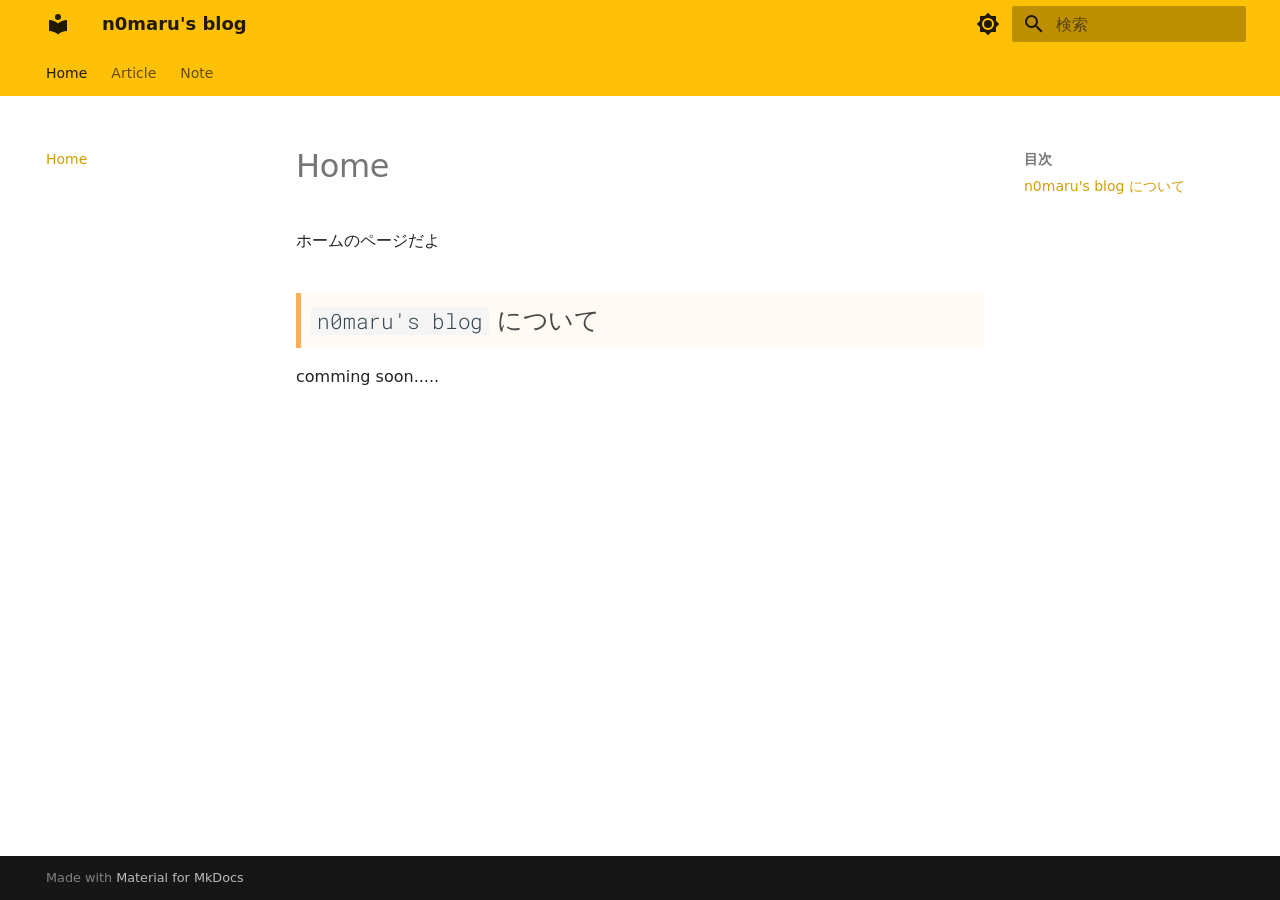
<file: index.html>
<!doctype html>
<html lang="ja" class="no-js">
  <head>
    
      <meta charset="utf-8">
      <meta name="viewport" content="width=device-width,initial-scale=1">
      
      
      
        <link rel="canonical" href="https://n0maru.github.io/">
      
      
      
        <link rel="next" href="Article/2%E6%AC%A1%E5%85%83%E5%B9%B3%E9%9D%A2%E4%B8%8A%E3%81%AE%E7%82%B9%E3%82%92%E6%A5%95%E5%86%86%E4%B8%8A%E3%81%AB%E5%B0%84%E5%BD%B1%E3%81%99%E3%82%8B/">
      
      
        
      
      
      <link rel="icon" href="assets/images/favicon.png">
      <meta name="generator" content="mkdocs-1.6.1, mkdocs-material-9.7.7">
    
    
      
        <title>n0maru's blog</title>
      
    
    
      <link rel="stylesheet" href="assets/stylesheets/main.ec1eaa64.min.css">
      
        
        <link rel="stylesheet" href="assets/stylesheets/palette.ab4e12ef.min.css">
      
      


    
    
      
    
    
      
        
        
        <link rel="preconnect" href="https://fonts.gstatic.com" crossorigin>
        <link rel="stylesheet" href="https://fonts.googleapis.com/css?family=Roboto:300,300i,400,400i,700,700i%7CRoboto+Mono:400,400i,700,700i&display=fallback">
        <style>:root{--md-text-font:"Roboto";--md-code-font:"Roboto Mono"}</style>
      
    
    
      <link rel="stylesheet" href="style/common.css">
    
    <script>__md_scope=new URL(".",location),__md_hash=e=>[...e].reduce(((e,_)=>(e<<5)-e+_.charCodeAt(0)),0),__md_get=(e,_=localStorage,t=__md_scope)=>JSON.parse(_.getItem(t.pathname+"."+e)),__md_set=(e,_,t=localStorage,a=__md_scope)=>{try{t.setItem(a.pathname+"."+e,JSON.stringify(_))}catch(e){}}</script>
    
      

    
    
  </head>
  
  
    
    
      
    
    
    
    
    <body dir="ltr" data-md-color-scheme="default" data-md-color-primary="amber" data-md-color-accent="indigo">
  
    
    <input class="md-toggle" data-md-toggle="drawer" type="checkbox" id="__drawer" autocomplete="off">
    <input class="md-toggle" data-md-toggle="search" type="checkbox" id="__search" autocomplete="off">
    <label class="md-overlay" for="__drawer"></label>
    <div data-md-component="skip">
      
        
        <a href="#home" class="md-skip">
          コンテンツにスキップ
        </a>
      
    </div>
    <div data-md-component="announce">
      
    </div>
    
    
      

<header class="md-header" data-md-component="header">
  <nav class="md-header__inner md-grid" aria-label="ヘッダー">
    <a href="." title="n0maru&#39;s blog" class="md-header__button md-logo" aria-label="n0maru's blog" data-md-component="logo">
      
  
  <svg xmlns="http://www.w3.org/2000/svg" viewBox="0 0 24 24"><path d="M12 8a3 3 0 0 0 3-3 3 3 0 0 0-3-3 3 3 0 0 0-3 3 3 3 0 0 0 3 3m0 3.54C9.64 9.35 6.5 8 3 8v11c3.5 0 6.64 1.35 9 3.54 2.36-2.19 5.5-3.54 9-3.54V8c-3.5 0-6.64 1.35-9 3.54"/></svg>

    </a>
    <label class="md-header__button md-icon" for="__drawer">
      
      <svg xmlns="http://www.w3.org/2000/svg" viewBox="0 0 24 24"><path d="M3 6h18v2H3zm0 5h18v2H3zm0 5h18v2H3z"/></svg>
    </label>
    <div class="md-header__title" data-md-component="header-title">
      <div class="md-header__ellipsis">
        <div class="md-header__topic">
          <span class="md-ellipsis">
            n0maru's blog
          </span>
        </div>
        <div class="md-header__topic" data-md-component="header-topic">
          <span class="md-ellipsis">
            
              Home
            
          </span>
        </div>
      </div>
    </div>
    
      
        <form class="md-header__option" data-md-component="palette">
  
    
    
    
    <input class="md-option" data-md-color-media="(prefers-color-scheme: light)" data-md-color-scheme="default" data-md-color-primary="amber" data-md-color-accent="indigo"  aria-label="Switch to dark mode"  type="radio" name="__palette" id="__palette_0">
    
      <label class="md-header__button md-icon" title="Switch to dark mode" for="__palette_1" hidden>
        <svg xmlns="http://www.w3.org/2000/svg" viewBox="0 0 24 24"><path d="M12 8a4 4 0 0 0-4 4 4 4 0 0 0 4 4 4 4 0 0 0 4-4 4 4 0 0 0-4-4m0 10a6 6 0 0 1-6-6 6 6 0 0 1 6-6 6 6 0 0 1 6 6 6 6 0 0 1-6 6m8-9.31V4h-4.69L12 .69 8.69 4H4v4.69L.69 12 4 15.31V20h4.69L12 23.31 15.31 20H20v-4.69L23.31 12z"/></svg>
      </label>
    
  
    
    
    
    <input class="md-option" data-md-color-media="(prefers-color-scheme: dark)" data-md-color-scheme="slate" data-md-color-primary="amber" data-md-color-accent="indigo"  aria-label="Switch to light mode"  type="radio" name="__palette" id="__palette_1">
    
      <label class="md-header__button md-icon" title="Switch to light mode" for="__palette_0" hidden>
        <svg xmlns="http://www.w3.org/2000/svg" viewBox="0 0 24 24"><path d="M9 2c-1.05 0-2.05.16-3 .46 4.06 1.27 7 5.04 7 9.54s-2.94 8.27-7 9.54c.95.3 1.95.46 3 .46a10 10 0 0 0 10-10A10 10 0 0 0 9 2"/></svg>
      </label>
    
  
</form>
      
    
    
      <script>var palette=__md_get("__palette");if(palette&&palette.color){if("(prefers-color-scheme)"===palette.color.media){var media=matchMedia("(prefers-color-scheme: light)"),input=document.querySelector(media.matches?"[data-md-color-media='(prefers-color-scheme: light)']":"[data-md-color-media='(prefers-color-scheme: dark)']");palette.color.media=input.getAttribute("data-md-color-media"),palette.color.scheme=input.getAttribute("data-md-color-scheme"),palette.color.primary=input.getAttribute("data-md-color-primary"),palette.color.accent=input.getAttribute("data-md-color-accent")}for(var[key,value]of Object.entries(palette.color))document.body.setAttribute("data-md-color-"+key,value)}</script>
    
    
    
      
      
        <label class="md-header__button md-icon" for="__search">
          
          <svg xmlns="http://www.w3.org/2000/svg" viewBox="0 0 24 24"><path d="M9.5 3A6.5 6.5 0 0 1 16 9.5c0 1.61-.59 3.09-1.56 4.23l.27.27h.79l5 5-1.5 1.5-5-5v-.79l-.27-.27A6.52 6.52 0 0 1 9.5 16 6.5 6.5 0 0 1 3 9.5 6.5 6.5 0 0 1 9.5 3m0 2C7 5 5 7 5 9.5S7 14 9.5 14 14 12 14 9.5 12 5 9.5 5"/></svg>
        </label>
        <div class="md-search" data-md-component="search" role="dialog">
  <label class="md-search__overlay" for="__search"></label>
  <div class="md-search__inner" role="search">
    <form class="md-search__form" name="search">
      <input type="text" class="md-search__input" name="query" aria-label="検索" placeholder="検索" autocapitalize="off" autocorrect="off" autocomplete="off" spellcheck="false" data-md-component="search-query" required>
      <label class="md-search__icon md-icon" for="__search">
        
        <svg xmlns="http://www.w3.org/2000/svg" viewBox="0 0 24 24"><path d="M9.5 3A6.5 6.5 0 0 1 16 9.5c0 1.61-.59 3.09-1.56 4.23l.27.27h.79l5 5-1.5 1.5-5-5v-.79l-.27-.27A6.52 6.52 0 0 1 9.5 16 6.5 6.5 0 0 1 3 9.5 6.5 6.5 0 0 1 9.5 3m0 2C7 5 5 7 5 9.5S7 14 9.5 14 14 12 14 9.5 12 5 9.5 5"/></svg>
        
        <svg xmlns="http://www.w3.org/2000/svg" viewBox="0 0 24 24"><path d="M20 11v2H8l5.5 5.5-1.42 1.42L4.16 12l7.92-7.92L13.5 5.5 8 11z"/></svg>
      </label>
      <nav class="md-search__options" aria-label="検索">
        
        <button type="reset" class="md-search__icon md-icon" title="クリア" aria-label="クリア" tabindex="-1">
          
          <svg xmlns="http://www.w3.org/2000/svg" viewBox="0 0 24 24"><path d="M19 6.41 17.59 5 12 10.59 6.41 5 5 6.41 10.59 12 5 17.59 6.41 19 12 13.41 17.59 19 19 17.59 13.41 12z"/></svg>
        </button>
      </nav>
      
        <div class="md-search__suggest" data-md-component="search-suggest"></div>
      
    </form>
    <div class="md-search__output">
      <div class="md-search__scrollwrap" tabindex="0" data-md-scrollfix>
        <div class="md-search-result" data-md-component="search-result">
          <div class="md-search-result__meta">
            検索を初期化
          </div>
          <ol class="md-search-result__list" role="presentation"></ol>
        </div>
      </div>
    </div>
  </div>
</div>
      
    
    
  </nav>
  
</header>
    
    <div class="md-container" data-md-component="container">
      
      
        
          
            
<nav class="md-tabs" aria-label="タブ" data-md-component="tabs">
  <div class="md-grid">
    <ul class="md-tabs__list">
      
        
  
  
  
    
  
  
    <li class="md-tabs__item md-tabs__item--active">
      <a href="." class="md-tabs__link">
        
  
  
    
  
  Home

      </a>
    </li>
  

      
        
  
  
  
  
    
    
      <li class="md-tabs__item">
        <a href="Article/2%E6%AC%A1%E5%85%83%E5%B9%B3%E9%9D%A2%E4%B8%8A%E3%81%AE%E7%82%B9%E3%82%92%E6%A5%95%E5%86%86%E4%B8%8A%E3%81%AB%E5%B0%84%E5%BD%B1%E3%81%99%E3%82%8B/" class="md-tabs__link">
          
  
  
  Article

        </a>
      </li>
    
  

      
        
  
  
  
  
    
    
      <li class="md-tabs__item">
        <a href="Note/Index/" class="md-tabs__link">
          
  
  
  Note

        </a>
      </li>
    
  

      
    </ul>
  </div>
</nav>
          
        
      
      <main class="md-main" data-md-component="main">
        <div class="md-main__inner md-grid">
          
            
              
              <div class="md-sidebar md-sidebar--primary" data-md-component="sidebar" data-md-type="navigation" >
                <div class="md-sidebar__scrollwrap">
                  <div class="md-sidebar__inner">
                    


  


<nav class="md-nav md-nav--primary md-nav--lifted" aria-label="ナビゲーション" data-md-level="0">
  <label class="md-nav__title" for="__drawer">
    <a href="." title="n0maru&#39;s blog" class="md-nav__button md-logo" aria-label="n0maru's blog" data-md-component="logo">
      
  
  <svg xmlns="http://www.w3.org/2000/svg" viewBox="0 0 24 24"><path d="M12 8a3 3 0 0 0 3-3 3 3 0 0 0-3-3 3 3 0 0 0-3 3 3 3 0 0 0 3 3m0 3.54C9.64 9.35 6.5 8 3 8v11c3.5 0 6.64 1.35 9 3.54 2.36-2.19 5.5-3.54 9-3.54V8c-3.5 0-6.64 1.35-9 3.54"/></svg>

    </a>
    n0maru's blog
  </label>
  
  <ul class="md-nav__list" data-md-scrollfix>
    
      
      
  
  
    
  
  
  
    <li class="md-nav__item md-nav__item--active">
      
      <input class="md-nav__toggle md-toggle" type="checkbox" id="__toc">
      
      
        
      
      
        <label class="md-nav__link md-nav__link--active" for="__toc">
          
  
  
  <span class="md-ellipsis">
    
  
    Home
  

    
  </span>
  
  

          <span class="md-nav__icon md-icon"></span>
        </label>
      
      <a href="." class="md-nav__link md-nav__link--active">
        
  
  
  <span class="md-ellipsis">
    
  
    Home
  

    
  </span>
  
  

      </a>
      
        

<nav class="md-nav md-nav--secondary" aria-label="目次">
  
  
  
    
  
  
    <label class="md-nav__title" for="__toc">
      <span class="md-nav__icon md-icon"></span>
      目次
    </label>
    <ul class="md-nav__list" data-md-component="toc" data-md-scrollfix>
      
        <li class="md-nav__item">
  <a href="#n0marus-blog" class="md-nav__link">
    <span class="md-ellipsis">
      
        n0maru's blog について
      
    </span>
  </a>
  
</li>
      
    </ul>
  
</nav>
      
    </li>
  

    
      
      
  
  
  
  
    
    
    
    
      
      
        
      
    
    
    <li class="md-nav__item md-nav__item--nested">
      
        
        
        <input class="md-nav__toggle md-toggle " type="checkbox" id="__nav_2" >
        
          
          <label class="md-nav__link" for="__nav_2" id="__nav_2_label" tabindex="0">
            
  
  
  <span class="md-ellipsis">
    
  
    Article
  

    
  </span>
  
  

            <span class="md-nav__icon md-icon"></span>
          </label>
        
        <nav class="md-nav" data-md-level="1" aria-labelledby="__nav_2_label" aria-expanded="false">
          <label class="md-nav__title" for="__nav_2">
            <span class="md-nav__icon md-icon"></span>
            
  
    Article
  

          </label>
          <ul class="md-nav__list" data-md-scrollfix>
            
              
                
  
  
  
  
    <li class="md-nav__item">
      <a href="Article/2%E6%AC%A1%E5%85%83%E5%B9%B3%E9%9D%A2%E4%B8%8A%E3%81%AE%E7%82%B9%E3%82%92%E6%A5%95%E5%86%86%E4%B8%8A%E3%81%AB%E5%B0%84%E5%BD%B1%E3%81%99%E3%82%8B/" class="md-nav__link">
        
  
  
  <span class="md-ellipsis">
    
  
    2次元平面上の点を楕円上に射影する
  

    
  </span>
  
  

      </a>
    </li>
  

              
            
              
                
  
  
  
  
    <li class="md-nav__item">
      <a href="Article/Index/" class="md-nav__link">
        
  
  
  <span class="md-ellipsis">
    
  
    Article
  

    
  </span>
  
  

      </a>
    </li>
  

              
            
          </ul>
        </nav>
      
    </li>
  

    
      
      
  
  
  
  
    
    
    
    
      
      
        
      
    
    
    <li class="md-nav__item md-nav__item--nested">
      
        
        
        <input class="md-nav__toggle md-toggle " type="checkbox" id="__nav_3" >
        
          
          <label class="md-nav__link" for="__nav_3" id="__nav_3_label" tabindex="0">
            
  
  
  <span class="md-ellipsis">
    
  
    Note
  

    
  </span>
  
  

            <span class="md-nav__icon md-icon"></span>
          </label>
        
        <nav class="md-nav" data-md-level="1" aria-labelledby="__nav_3_label" aria-expanded="false">
          <label class="md-nav__title" for="__nav_3">
            <span class="md-nav__icon md-icon"></span>
            
  
    Note
  

          </label>
          <ul class="md-nav__list" data-md-scrollfix>
            
              
                
  
  
  
  
    <li class="md-nav__item">
      <a href="Note/Index/" class="md-nav__link">
        
  
  
  <span class="md-ellipsis">
    
  
    Note
  

    
  </span>
  
  

      </a>
    </li>
  

              
            
          </ul>
        </nav>
      
    </li>
  

    
  </ul>
</nav>
                  </div>
                </div>
              </div>
            
            
              
              <div class="md-sidebar md-sidebar--secondary" data-md-component="sidebar" data-md-type="toc" >
                <div class="md-sidebar__scrollwrap">
                  <div class="md-sidebar__inner">
                    

<nav class="md-nav md-nav--secondary" aria-label="目次">
  
  
  
    
  
  
    <label class="md-nav__title" for="__toc">
      <span class="md-nav__icon md-icon"></span>
      目次
    </label>
    <ul class="md-nav__list" data-md-component="toc" data-md-scrollfix>
      
        <li class="md-nav__item">
  <a href="#n0marus-blog" class="md-nav__link">
    <span class="md-ellipsis">
      
        n0maru's blog について
      
    </span>
  </a>
  
</li>
      
    </ul>
  
</nav>
                  </div>
                </div>
              </div>
            
          
          
            <div class="md-content" data-md-component="content">
              
              <article class="md-content__inner md-typeset">
                
                  



<h1 id="home">Home</h1>
<p>ホームのページだよ</p>
<h2 id="n0marus-blog"><code>n0maru's blog</code> について</h2>
<p>comming soon.....</p>







  
  






                
              </article>
            </div>
          
          
<script>var target=document.getElementById(location.hash.slice(1));target&&target.name&&(target.checked=target.name.startsWith("__tabbed_"))</script>
        </div>
        
          <button type="button" class="md-top md-icon" data-md-component="top" hidden>
  
  <svg xmlns="http://www.w3.org/2000/svg" viewBox="0 0 24 24"><path d="M13 20h-2V8l-5.5 5.5-1.42-1.42L12 4.16l7.92 7.92-1.42 1.42L13 8z"/></svg>
  ページトップへ戻る
</button>
        
      </main>
      
        <footer class="md-footer">
  
  <div class="md-footer-meta md-typeset">
    <div class="md-footer-meta__inner md-grid">
      <div class="md-copyright">
  
  
    Made with
    <a href="https://squidfunk.github.io/mkdocs-material/" target="_blank" rel="noopener">
      Material for MkDocs
    </a>
  
</div>
      
    </div>
  </div>
</footer>
      
    </div>
    <div class="md-dialog" data-md-component="dialog">
      <div class="md-dialog__inner md-typeset"></div>
    </div>
    
    
    
      
      
      <script id="__config" type="application/json">{"annotate": null, "base": ".", "features": ["content.code.copy", "search.suggest", "search.highlight", "navigation.tabs", "navigation.top", "navigation.sections", "header.autohide"], "search": "assets/javascripts/workers/search.2c215733.min.js", "tags": null, "translations": {"clipboard.copied": "\u30b3\u30d4\u30fc\u3057\u307e\u3057\u305f", "clipboard.copy": "\u30af\u30ea\u30c3\u30d7\u30dc\u30fc\u30c9\u3078\u30b3\u30d4\u30fc", "search.result.more.one": "\u3053\u306e\u30da\u30fc\u30b8\u5185\u306b\u3082\u30461\u4ef6\u898b\u3064\u304b\u308a\u307e\u3057\u305f", "search.result.more.other": "\u3053\u306e\u30da\u30fc\u30b8\u5185\u306b\u3042\u3068#\u4ef6\u898b\u3064\u304b\u308a\u307e\u3057\u305f", "search.result.none": "\u4f55\u3082\u898b\u3064\u304b\u308a\u307e\u305b\u3093\u3067\u3057\u305f", "search.result.one": "1\u4ef6\u898b\u3064\u304b\u308a\u307e\u3057\u305f", "search.result.other": "#\u4ef6\u898b\u3064\u304b\u308a\u307e\u3057\u305f", "search.result.placeholder": "\u691c\u7d22\u30ad\u30fc\u30ef\u30fc\u30c9\u3092\u5165\u529b\u3057\u3066\u304f\u3060\u3055\u3044", "search.result.term.missing": "\u691c\u7d22\u306b\u542b\u307e\u308c\u306a\u3044", "select.version": "\u30d0\u30fc\u30b8\u30e7\u30f3\u5207\u308a\u66ff\u3048"}, "version": null}</script>
    
    
      <script src="assets/javascripts/bundle.d7400e89.min.js"></script>
      
        <script src="https://cdn.mathjax.org/mathjax/latest/MathJax.js?config=TeX-AMS-MML_HTMLorMML"></script>
      
    
  </body>
</html>
</file>
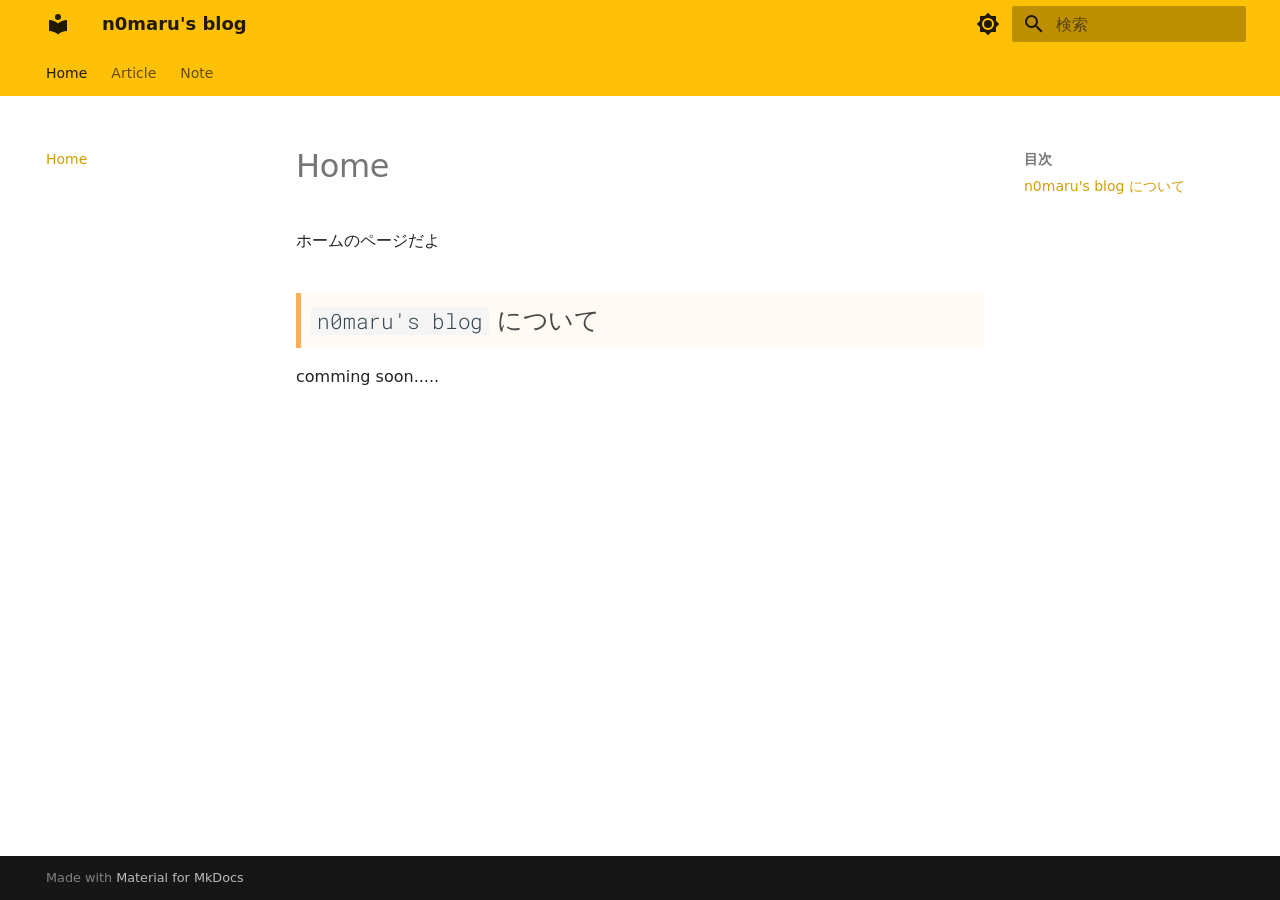
<file: Index/index.html>
<!doctype html>
<html lang="ja" class="no-js">
  <head>
    
      <meta charset="utf-8">
      <meta name="viewport" content="width=device-width,initial-scale=1">
      
      
      
        <link rel="canonical" href="https://n0maru.github.io/Index/Index/">
      
      
      
        <link rel="next" href="../Article/Index/">
      
      
        
      
      
      <link rel="icon" href="../assets/images/favicon.png">
      <meta name="generator" content="mkdocs-1.6.1, mkdocs-material-9.7.7">
    
    
      
        <title>Home - n0maru's blog</title>
      
    
    
      <link rel="stylesheet" href="../assets/stylesheets/main.ec1eaa64.min.css">
      
        
        <link rel="stylesheet" href="../assets/stylesheets/palette.ab4e12ef.min.css">
      
      


    
    
      
    
    
      
        
        
        <link rel="preconnect" href="https://fonts.gstatic.com" crossorigin>
        <link rel="stylesheet" href="https://fonts.googleapis.com/css?family=Roboto:300,300i,400,400i,700,700i%7CRoboto+Mono:400,400i,700,700i&display=fallback">
        <style>:root{--md-text-font:"Roboto";--md-code-font:"Roboto Mono"}</style>
      
    
    
      <link rel="stylesheet" href="../style/common.css">
    
    <script>__md_scope=new URL("..",location),__md_hash=e=>[...e].reduce(((e,_)=>(e<<5)-e+_.charCodeAt(0)),0),__md_get=(e,_=localStorage,t=__md_scope)=>JSON.parse(_.getItem(t.pathname+"."+e)),__md_set=(e,_,t=localStorage,a=__md_scope)=>{try{t.setItem(a.pathname+"."+e,JSON.stringify(_))}catch(e){}}</script>
    
      
  


  
  

<script id="__analytics">function __md_analytics(){function e(){dataLayer.push(arguments)}window.dataLayer=window.dataLayer||[],e("js",new Date),e("config","G-XXXXXXXXXX"),document.addEventListener("DOMContentLoaded",(function(){document.forms.search&&document.forms.search.query.addEventListener("blur",(function(){this.value&&e("event","search",{search_term:this.value})}));document$.subscribe((function(){var t=document.forms.feedback;if(void 0!==t)for(var a of t.querySelectorAll("[type=submit]"))a.addEventListener("click",(function(a){a.preventDefault();var n=document.location.pathname,d=this.getAttribute("data-md-value");e("event","feedback",{page:n,data:d}),t.firstElementChild.disabled=!0;var r=t.querySelector(".md-feedback__note [data-md-value='"+d+"']");r&&(r.hidden=!1)})),t.hidden=!1})),location$.subscribe((function(t){e("config","G-XXXXXXXXXX",{page_path:t.pathname})}))}));var t=document.createElement("script");t.async=!0,t.src="https://www.googletagmanager.com/gtag/js?id=G-XXXXXXXXXX",document.getElementById("__analytics").insertAdjacentElement("afterEnd",t)}</script>
  
    <script>"undefined"!=typeof __md_analytics&&__md_analytics()</script>
  

    
    
  </head>
  
  
    
    
      
    
    
    
    
    <body dir="ltr" data-md-color-scheme="default" data-md-color-primary="amber" data-md-color-accent="indigo">
  
    
    <input class="md-toggle" data-md-toggle="drawer" type="checkbox" id="__drawer" autocomplete="off">
    <input class="md-toggle" data-md-toggle="search" type="checkbox" id="__search" autocomplete="off">
    <label class="md-overlay" for="__drawer"></label>
    <div data-md-component="skip">
      
        
        <a href="#home" class="md-skip">
          コンテンツにスキップ
        </a>
      
    </div>
    <div data-md-component="announce">
      
    </div>
    
    
      

<header class="md-header" data-md-component="header">
  <nav class="md-header__inner md-grid" aria-label="ヘッダー">
    <a href=".." title="n0maru&#39;s blog" class="md-header__button md-logo" aria-label="n0maru's blog" data-md-component="logo">
      
  
  <svg xmlns="http://www.w3.org/2000/svg" viewBox="0 0 24 24"><path d="M12 8a3 3 0 0 0 3-3 3 3 0 0 0-3-3 3 3 0 0 0-3 3 3 3 0 0 0 3 3m0 3.54C9.64 9.35 6.5 8 3 8v11c3.5 0 6.64 1.35 9 3.54 2.36-2.19 5.5-3.54 9-3.54V8c-3.5 0-6.64 1.35-9 3.54"/></svg>

    </a>
    <label class="md-header__button md-icon" for="__drawer">
      
      <svg xmlns="http://www.w3.org/2000/svg" viewBox="0 0 24 24"><path d="M3 6h18v2H3zm0 5h18v2H3zm0 5h18v2H3z"/></svg>
    </label>
    <div class="md-header__title" data-md-component="header-title">
      <div class="md-header__ellipsis">
        <div class="md-header__topic">
          <span class="md-ellipsis">
            n0maru's blog
          </span>
        </div>
        <div class="md-header__topic" data-md-component="header-topic">
          <span class="md-ellipsis">
            
              Home
            
          </span>
        </div>
      </div>
    </div>
    
      
        <form class="md-header__option" data-md-component="palette">
  
    
    
    
    <input class="md-option" data-md-color-media="(prefers-color-scheme: light)" data-md-color-scheme="default" data-md-color-primary="amber" data-md-color-accent="indigo"  aria-label="Switch to dark mode"  type="radio" name="__palette" id="__palette_0">
    
      <label class="md-header__button md-icon" title="Switch to dark mode" for="__palette_1" hidden>
        <svg xmlns="http://www.w3.org/2000/svg" viewBox="0 0 24 24"><path d="M12 8a4 4 0 0 0-4 4 4 4 0 0 0 4 4 4 4 0 0 0 4-4 4 4 0 0 0-4-4m0 10a6 6 0 0 1-6-6 6 6 0 0 1 6-6 6 6 0 0 1 6 6 6 6 0 0 1-6 6m8-9.31V4h-4.69L12 .69 8.69 4H4v4.69L.69 12 4 15.31V20h4.69L12 23.31 15.31 20H20v-4.69L23.31 12z"/></svg>
      </label>
    
  
    
    
    
    <input class="md-option" data-md-color-media="(prefers-color-scheme: dark)" data-md-color-scheme="slate" data-md-color-primary="amber" data-md-color-accent="indigo"  aria-label="Switch to light mode"  type="radio" name="__palette" id="__palette_1">
    
      <label class="md-header__button md-icon" title="Switch to light mode" for="__palette_0" hidden>
        <svg xmlns="http://www.w3.org/2000/svg" viewBox="0 0 24 24"><path d="M9 2c-1.05 0-2.05.16-3 .46 4.06 1.27 7 5.04 7 9.54s-2.94 8.27-7 9.54c.95.3 1.95.46 3 .46a10 10 0 0 0 10-10A10 10 0 0 0 9 2"/></svg>
      </label>
    
  
</form>
      
    
    
      <script>var palette=__md_get("__palette");if(palette&&palette.color){if("(prefers-color-scheme)"===palette.color.media){var media=matchMedia("(prefers-color-scheme: light)"),input=document.querySelector(media.matches?"[data-md-color-media='(prefers-color-scheme: light)']":"[data-md-color-media='(prefers-color-scheme: dark)']");palette.color.media=input.getAttribute("data-md-color-media"),palette.color.scheme=input.getAttribute("data-md-color-scheme"),palette.color.primary=input.getAttribute("data-md-color-primary"),palette.color.accent=input.getAttribute("data-md-color-accent")}for(var[key,value]of Object.entries(palette.color))document.body.setAttribute("data-md-color-"+key,value)}</script>
    
    
    
      
      
        <label class="md-header__button md-icon" for="__search">
          
          <svg xmlns="http://www.w3.org/2000/svg" viewBox="0 0 24 24"><path d="M9.5 3A6.5 6.5 0 0 1 16 9.5c0 1.61-.59 3.09-1.56 4.23l.27.27h.79l5 5-1.5 1.5-5-5v-.79l-.27-.27A6.52 6.52 0 0 1 9.5 16 6.5 6.5 0 0 1 3 9.5 6.5 6.5 0 0 1 9.5 3m0 2C7 5 5 7 5 9.5S7 14 9.5 14 14 12 14 9.5 12 5 9.5 5"/></svg>
        </label>
        <div class="md-search" data-md-component="search" role="dialog">
  <label class="md-search__overlay" for="__search"></label>
  <div class="md-search__inner" role="search">
    <form class="md-search__form" name="search">
      <input type="text" class="md-search__input" name="query" aria-label="検索" placeholder="検索" autocapitalize="off" autocorrect="off" autocomplete="off" spellcheck="false" data-md-component="search-query" required>
      <label class="md-search__icon md-icon" for="__search">
        
        <svg xmlns="http://www.w3.org/2000/svg" viewBox="0 0 24 24"><path d="M9.5 3A6.5 6.5 0 0 1 16 9.5c0 1.61-.59 3.09-1.56 4.23l.27.27h.79l5 5-1.5 1.5-5-5v-.79l-.27-.27A6.52 6.52 0 0 1 9.5 16 6.5 6.5 0 0 1 3 9.5 6.5 6.5 0 0 1 9.5 3m0 2C7 5 5 7 5 9.5S7 14 9.5 14 14 12 14 9.5 12 5 9.5 5"/></svg>
        
        <svg xmlns="http://www.w3.org/2000/svg" viewBox="0 0 24 24"><path d="M20 11v2H8l5.5 5.5-1.42 1.42L4.16 12l7.92-7.92L13.5 5.5 8 11z"/></svg>
      </label>
      <nav class="md-search__options" aria-label="検索">
        
        <button type="reset" class="md-search__icon md-icon" title="クリア" aria-label="クリア" tabindex="-1">
          
          <svg xmlns="http://www.w3.org/2000/svg" viewBox="0 0 24 24"><path d="M19 6.41 17.59 5 12 10.59 6.41 5 5 6.41 10.59 12 5 17.59 6.41 19 12 13.41 17.59 19 19 17.59 13.41 12z"/></svg>
        </button>
      </nav>
      
    </form>
    <div class="md-search__output">
      <div class="md-search__scrollwrap" tabindex="0" data-md-scrollfix>
        <div class="md-search-result" data-md-component="search-result">
          <div class="md-search-result__meta">
            検索を初期化
          </div>
          <ol class="md-search-result__list" role="presentation"></ol>
        </div>
      </div>
    </div>
  </div>
</div>
      
    
    
  </nav>
  
</header>
    
    <div class="md-container" data-md-component="container">
      
      
        
          
            
<nav class="md-tabs" aria-label="タブ" data-md-component="tabs">
  <div class="md-grid">
    <ul class="md-tabs__list">
      
        
  
  
  
    
  
  
    <li class="md-tabs__item md-tabs__item--active">
      <a href="./" class="md-tabs__link">
        
  
  
    
  
  Home

      </a>
    </li>
  

      
        
  
  
  
  
    
    
      <li class="md-tabs__item">
        <a href="../Article/Index/" class="md-tabs__link">
          
  
  
  Article

        </a>
      </li>
    
  

      
        
  
  
  
  
    
    
      <li class="md-tabs__item">
        <a href="../Note/Index/" class="md-tabs__link">
          
  
  
  Note

        </a>
      </li>
    
  

      
    </ul>
  </div>
</nav>
          
        
      
      <main class="md-main" data-md-component="main">
        <div class="md-main__inner md-grid">
          
            
              
              <div class="md-sidebar md-sidebar--primary" data-md-component="sidebar" data-md-type="navigation" >
                <div class="md-sidebar__scrollwrap">
                  <div class="md-sidebar__inner">
                    


  


<nav class="md-nav md-nav--primary md-nav--lifted" aria-label="ナビゲーション" data-md-level="0">
  <label class="md-nav__title" for="__drawer">
    <a href=".." title="n0maru&#39;s blog" class="md-nav__button md-logo" aria-label="n0maru's blog" data-md-component="logo">
      
  
  <svg xmlns="http://www.w3.org/2000/svg" viewBox="0 0 24 24"><path d="M12 8a3 3 0 0 0 3-3 3 3 0 0 0-3-3 3 3 0 0 0-3 3 3 3 0 0 0 3 3m0 3.54C9.64 9.35 6.5 8 3 8v11c3.5 0 6.64 1.35 9 3.54 2.36-2.19 5.5-3.54 9-3.54V8c-3.5 0-6.64 1.35-9 3.54"/></svg>

    </a>
    n0maru's blog
  </label>
  
  <ul class="md-nav__list" data-md-scrollfix>
    
      
      
  
  
    
  
  
  
    <li class="md-nav__item md-nav__item--active">
      
      <input class="md-nav__toggle md-toggle" type="checkbox" id="__toc">
      
      
        
      
      
        <label class="md-nav__link md-nav__link--active" for="__toc">
          
  
  
  <span class="md-ellipsis">
    
  
    Home
  

    
  </span>
  
  

          <span class="md-nav__icon md-icon"></span>
        </label>
      
      <a href="./" class="md-nav__link md-nav__link--active">
        
  
  
  <span class="md-ellipsis">
    
  
    Home
  

    
  </span>
  
  

      </a>
      
        

<nav class="md-nav md-nav--secondary" aria-label="目次">
  
  
  
    
  
  
    <label class="md-nav__title" for="__toc">
      <span class="md-nav__icon md-icon"></span>
      目次
    </label>
    <ul class="md-nav__list" data-md-component="toc" data-md-scrollfix>
      
        <li class="md-nav__item">
  <a href="#n0marus-blog" class="md-nav__link">
    <span class="md-ellipsis">
      
        n0maru's blog について
      
    </span>
  </a>
  
</li>
      
    </ul>
  
</nav>
      
    </li>
  

    
      
      
  
  
  
  
    
    
    
    
      
      
        
      
    
    
    <li class="md-nav__item md-nav__item--nested">
      
        
        
        <input class="md-nav__toggle md-toggle " type="checkbox" id="__nav_2" >
        
          
          <label class="md-nav__link" for="__nav_2" id="__nav_2_label" tabindex="0">
            
  
  
  <span class="md-ellipsis">
    
  
    Article
  

    
  </span>
  
  

            <span class="md-nav__icon md-icon"></span>
          </label>
        
        <nav class="md-nav" data-md-level="1" aria-labelledby="__nav_2_label" aria-expanded="false">
          <label class="md-nav__title" for="__nav_2">
            <span class="md-nav__icon md-icon"></span>
            
  
    Article
  

          </label>
          <ul class="md-nav__list" data-md-scrollfix>
            
              
                
  
  
  
  
    <li class="md-nav__item">
      <a href="../Article/Index/" class="md-nav__link">
        
  
  
  <span class="md-ellipsis">
    
  
    Article
  

    
  </span>
  
  

      </a>
    </li>
  

              
            
              
                
  
  
  
  
    <li class="md-nav__item">
      <a href="../Article/%E6%97%85%E8%A1%8C%E6%BA%96%E5%82%99/" class="md-nav__link">
        
  
  
  <span class="md-ellipsis">
    
  
    旅行準備
  

    
  </span>
  
  

      </a>
    </li>
  

              
            
          </ul>
        </nav>
      
    </li>
  

    
      
      
  
  
  
  
    
    
    
    
      
      
        
      
    
    
    <li class="md-nav__item md-nav__item--nested">
      
        
        
        <input class="md-nav__toggle md-toggle " type="checkbox" id="__nav_3" >
        
          
          <label class="md-nav__link" for="__nav_3" id="__nav_3_label" tabindex="0">
            
  
  
  <span class="md-ellipsis">
    
  
    Note
  

    
  </span>
  
  

            <span class="md-nav__icon md-icon"></span>
          </label>
        
        <nav class="md-nav" data-md-level="1" aria-labelledby="__nav_3_label" aria-expanded="false">
          <label class="md-nav__title" for="__nav_3">
            <span class="md-nav__icon md-icon"></span>
            
  
    Note
  

          </label>
          <ul class="md-nav__list" data-md-scrollfix>
            
              
                
  
  
  
  
    <li class="md-nav__item">
      <a href="../Note/Index/" class="md-nav__link">
        
  
  
  <span class="md-ellipsis">
    
  
    Note
  

    
  </span>
  
  

      </a>
    </li>
  

              
            
          </ul>
        </nav>
      
    </li>
  

    
  </ul>
</nav>
                  </div>
                </div>
              </div>
            
            
              
              <div class="md-sidebar md-sidebar--secondary" data-md-component="sidebar" data-md-type="toc" >
                <div class="md-sidebar__scrollwrap">
                  <div class="md-sidebar__inner">
                    

<nav class="md-nav md-nav--secondary" aria-label="目次">
  
  
  
    
  
  
    <label class="md-nav__title" for="__toc">
      <span class="md-nav__icon md-icon"></span>
      目次
    </label>
    <ul class="md-nav__list" data-md-component="toc" data-md-scrollfix>
      
        <li class="md-nav__item">
  <a href="#n0marus-blog" class="md-nav__link">
    <span class="md-ellipsis">
      
        n0maru's blog について
      
    </span>
  </a>
  
</li>
      
    </ul>
  
</nav>
                  </div>
                </div>
              </div>
            
          
          
            <div class="md-content" data-md-component="content">
              
              <article class="md-content__inner md-typeset">
                
                  



<h1 id="home">Home</h1>
<p>ホームのページだよ</p>
<h2 id="n0marus-blog"><code>n0maru's blog</code> について</h2>
<p>comming soon.....</p>







  
  



  




                
              </article>
            </div>
          
          
<script>var target=document.getElementById(location.hash.slice(1));target&&target.name&&(target.checked=target.name.startsWith("__tabbed_"))</script>
        </div>
        
          <button type="button" class="md-top md-icon" data-md-component="top" hidden>
  
  <svg xmlns="http://www.w3.org/2000/svg" viewBox="0 0 24 24"><path d="M13 20h-2V8l-5.5 5.5-1.42-1.42L12 4.16l7.92 7.92-1.42 1.42L13 8z"/></svg>
  ページトップへ戻る
</button>
        
      </main>
      
        <footer class="md-footer">
  
  <div class="md-footer-meta md-typeset">
    <div class="md-footer-meta__inner md-grid">
      <div class="md-copyright">
  
  
    Made with
    <a href="https://squidfunk.github.io/mkdocs-material/" target="_blank" rel="noopener">
      Material for MkDocs
    </a>
  
</div>
      
    </div>
  </div>
</footer>
      
    </div>
    <div class="md-dialog" data-md-component="dialog">
      <div class="md-dialog__inner md-typeset"></div>
    </div>
    
    
    
      
      
      <script id="__config" type="application/json">{"annotate": null, "base": "..", "features": ["content.code.copy", "search.sugget", "search.highlight", "navigation.tabs", "navigation.top", "navigation.sections", "header.autohide"], "search": "../assets/javascripts/workers/search.2c215733.min.js", "tags": null, "translations": {"clipboard.copied": "\u30b3\u30d4\u30fc\u3057\u307e\u3057\u305f", "clipboard.copy": "\u30af\u30ea\u30c3\u30d7\u30dc\u30fc\u30c9\u3078\u30b3\u30d4\u30fc", "search.result.more.one": "\u3053\u306e\u30da\u30fc\u30b8\u5185\u306b\u3082\u30461\u4ef6\u898b\u3064\u304b\u308a\u307e\u3057\u305f", "search.result.more.other": "\u3053\u306e\u30da\u30fc\u30b8\u5185\u306b\u3042\u3068#\u4ef6\u898b\u3064\u304b\u308a\u307e\u3057\u305f", "search.result.none": "\u4f55\u3082\u898b\u3064\u304b\u308a\u307e\u305b\u3093\u3067\u3057\u305f", "search.result.one": "1\u4ef6\u898b\u3064\u304b\u308a\u307e\u3057\u305f", "search.result.other": "#\u4ef6\u898b\u3064\u304b\u308a\u307e\u3057\u305f", "search.result.placeholder": "\u691c\u7d22\u30ad\u30fc\u30ef\u30fc\u30c9\u3092\u5165\u529b\u3057\u3066\u304f\u3060\u3055\u3044", "search.result.term.missing": "\u691c\u7d22\u306b\u542b\u307e\u308c\u306a\u3044", "select.version": "\u30d0\u30fc\u30b8\u30e7\u30f3\u5207\u308a\u66ff\u3048"}, "version": null}</script>
    
    
      <script src="../assets/javascripts/bundle.d7400e89.min.js"></script>
      
        <script src="http://cdn.mathjax.org/mathjax/latest/MathJax.js?config=TeX-AMS-MML_HTMLorMML"></script>
      
    
  </body>
</html>
</file>
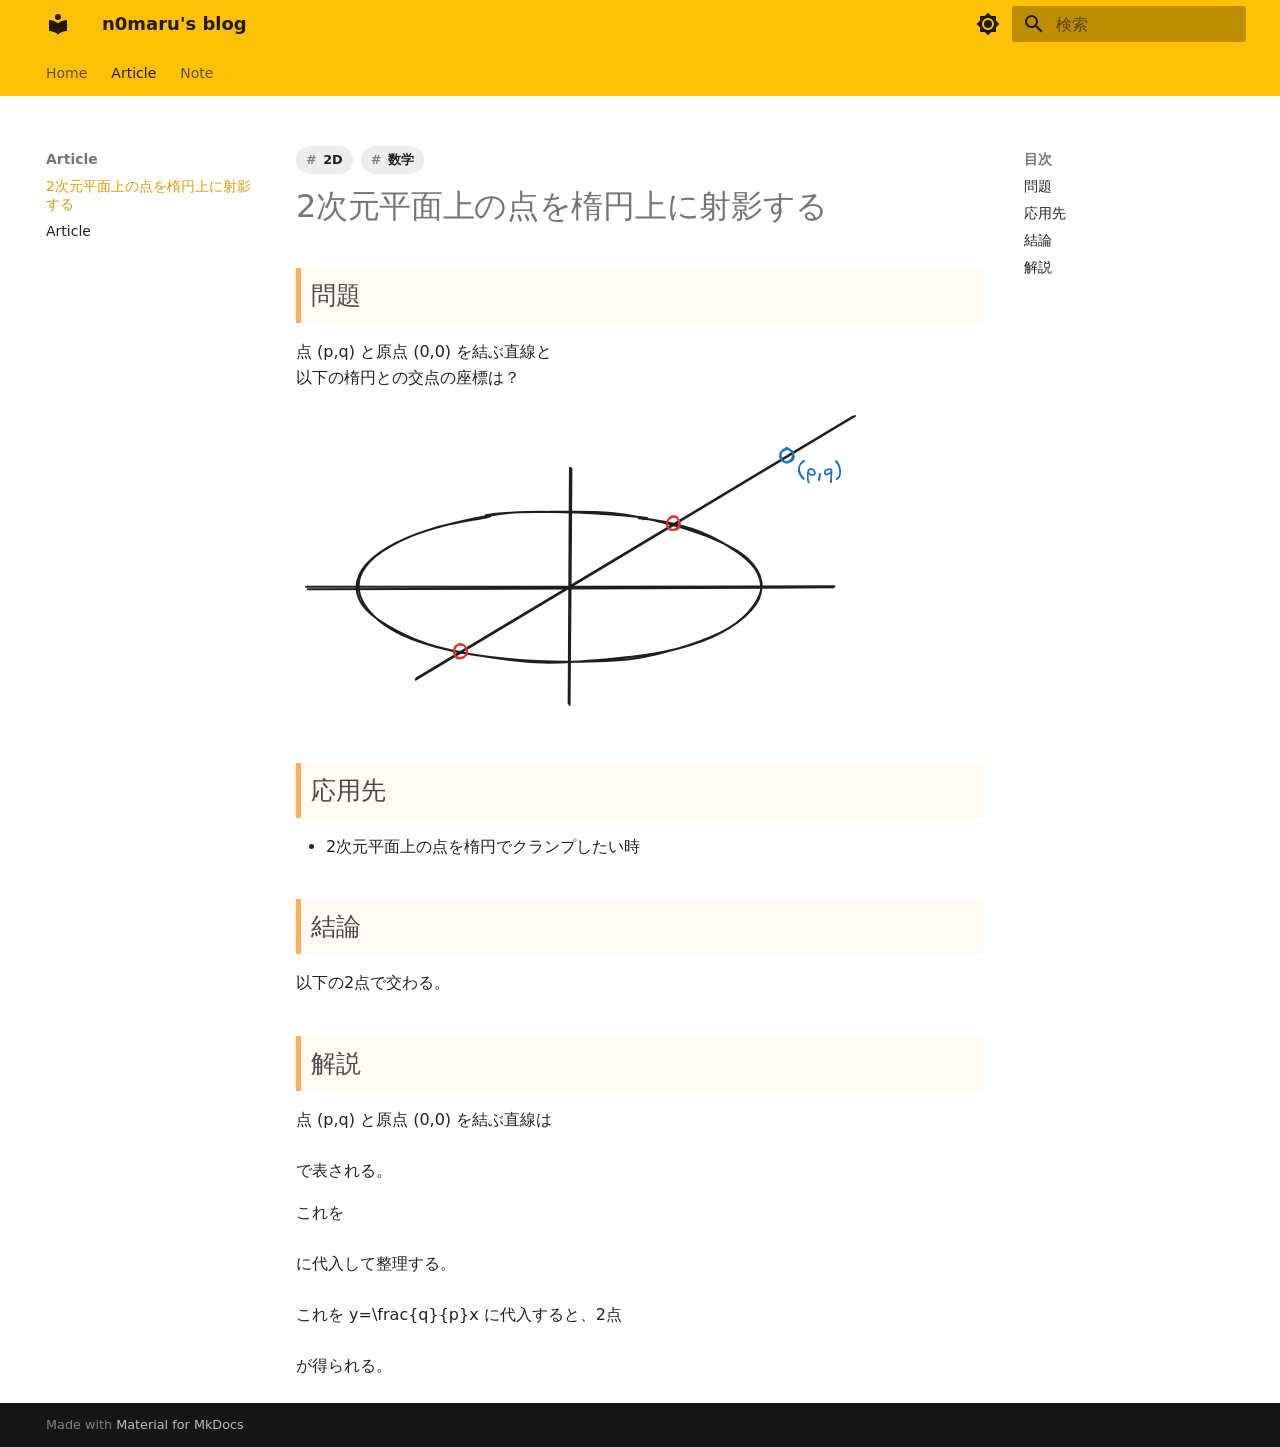
<file: Article/2次元平面上の点を楕円上に射影する/index.html>
<!doctype html>
<html lang="ja" class="no-js">
  <head>
    
      <meta charset="utf-8">
      <meta name="viewport" content="width=device-width,initial-scale=1">
      
      
      
        <link rel="canonical" href="https://n0maru.github.io/Article/2%E6%AC%A1%E5%85%83%E5%B9%B3%E9%9D%A2%E4%B8%8A%E3%81%AE%E7%82%B9%E3%82%92%E6%A5%95%E5%86%86%E4%B8%8A%E3%81%AB%E5%B0%84%E5%BD%B1%E3%81%99%E3%82%8B/">
      
      
        <link rel="prev" href="../..">
      
      
        <link rel="next" href="../Index/">
      
      
        
      
      
      <link rel="icon" href="../../assets/images/favicon.png">
      <meta name="generator" content="mkdocs-1.6.1, mkdocs-material-9.7.7">
    
    
      
        <title>2次元平面上の点を楕円上に射影する - n0maru's blog</title>
      
    
    
      <link rel="stylesheet" href="../../assets/stylesheets/main.ec1eaa64.min.css">
      
        
        <link rel="stylesheet" href="../../assets/stylesheets/palette.ab4e12ef.min.css">
      
      


    
    
      
    
    
      
        
        
        <link rel="preconnect" href="https://fonts.gstatic.com" crossorigin>
        <link rel="stylesheet" href="https://fonts.googleapis.com/css?family=Roboto:300,300i,400,400i,700,700i%7CRoboto+Mono:400,400i,700,700i&display=fallback">
        <style>:root{--md-text-font:"Roboto";--md-code-font:"Roboto Mono"}</style>
      
    
    
      <link rel="stylesheet" href="../../style/common.css">
    
    <script>__md_scope=new URL("../..",location),__md_hash=e=>[...e].reduce(((e,_)=>(e<<5)-e+_.charCodeAt(0)),0),__md_get=(e,_=localStorage,t=__md_scope)=>JSON.parse(_.getItem(t.pathname+"."+e)),__md_set=(e,_,t=localStorage,a=__md_scope)=>{try{t.setItem(a.pathname+"."+e,JSON.stringify(_))}catch(e){}}</script>
    
      

    
    
  </head>
  
  
    
    
      
    
    
    
    
    <body dir="ltr" data-md-color-scheme="default" data-md-color-primary="amber" data-md-color-accent="indigo">
  
    
    <input class="md-toggle" data-md-toggle="drawer" type="checkbox" id="__drawer" autocomplete="off">
    <input class="md-toggle" data-md-toggle="search" type="checkbox" id="__search" autocomplete="off">
    <label class="md-overlay" for="__drawer"></label>
    <div data-md-component="skip">
      
        
        <a href="#2" class="md-skip">
          コンテンツにスキップ
        </a>
      
    </div>
    <div data-md-component="announce">
      
    </div>
    
    
      

<header class="md-header" data-md-component="header">
  <nav class="md-header__inner md-grid" aria-label="ヘッダー">
    <a href="../.." title="n0maru&#39;s blog" class="md-header__button md-logo" aria-label="n0maru's blog" data-md-component="logo">
      
  
  <svg xmlns="http://www.w3.org/2000/svg" viewBox="0 0 24 24"><path d="M12 8a3 3 0 0 0 3-3 3 3 0 0 0-3-3 3 3 0 0 0-3 3 3 3 0 0 0 3 3m0 3.54C9.64 9.35 6.5 8 3 8v11c3.5 0 6.64 1.35 9 3.54 2.36-2.19 5.5-3.54 9-3.54V8c-3.5 0-6.64 1.35-9 3.54"/></svg>

    </a>
    <label class="md-header__button md-icon" for="__drawer">
      
      <svg xmlns="http://www.w3.org/2000/svg" viewBox="0 0 24 24"><path d="M3 6h18v2H3zm0 5h18v2H3zm0 5h18v2H3z"/></svg>
    </label>
    <div class="md-header__title" data-md-component="header-title">
      <div class="md-header__ellipsis">
        <div class="md-header__topic">
          <span class="md-ellipsis">
            n0maru's blog
          </span>
        </div>
        <div class="md-header__topic" data-md-component="header-topic">
          <span class="md-ellipsis">
            
              2次元平面上の点を楕円上に射影する
            
          </span>
        </div>
      </div>
    </div>
    
      
        <form class="md-header__option" data-md-component="palette">
  
    
    
    
    <input class="md-option" data-md-color-media="(prefers-color-scheme: light)" data-md-color-scheme="default" data-md-color-primary="amber" data-md-color-accent="indigo"  aria-label="Switch to dark mode"  type="radio" name="__palette" id="__palette_0">
    
      <label class="md-header__button md-icon" title="Switch to dark mode" for="__palette_1" hidden>
        <svg xmlns="http://www.w3.org/2000/svg" viewBox="0 0 24 24"><path d="M12 8a4 4 0 0 0-4 4 4 4 0 0 0 4 4 4 4 0 0 0 4-4 4 4 0 0 0-4-4m0 10a6 6 0 0 1-6-6 6 6 0 0 1 6-6 6 6 0 0 1 6 6 6 6 0 0 1-6 6m8-9.31V4h-4.69L12 .69 8.69 4H4v4.69L.69 12 4 15.31V20h4.69L12 23.31 15.31 20H20v-4.69L23.31 12z"/></svg>
      </label>
    
  
    
    
    
    <input class="md-option" data-md-color-media="(prefers-color-scheme: dark)" data-md-color-scheme="slate" data-md-color-primary="amber" data-md-color-accent="indigo"  aria-label="Switch to light mode"  type="radio" name="__palette" id="__palette_1">
    
      <label class="md-header__button md-icon" title="Switch to light mode" for="__palette_0" hidden>
        <svg xmlns="http://www.w3.org/2000/svg" viewBox="0 0 24 24"><path d="M9 2c-1.05 0-2.05.16-3 .46 4.06 1.27 7 5.04 7 9.54s-2.94 8.27-7 9.54c.95.3 1.95.46 3 .46a10 10 0 0 0 10-10A10 10 0 0 0 9 2"/></svg>
      </label>
    
  
</form>
      
    
    
      <script>var palette=__md_get("__palette");if(palette&&palette.color){if("(prefers-color-scheme)"===palette.color.media){var media=matchMedia("(prefers-color-scheme: light)"),input=document.querySelector(media.matches?"[data-md-color-media='(prefers-color-scheme: light)']":"[data-md-color-media='(prefers-color-scheme: dark)']");palette.color.media=input.getAttribute("data-md-color-media"),palette.color.scheme=input.getAttribute("data-md-color-scheme"),palette.color.primary=input.getAttribute("data-md-color-primary"),palette.color.accent=input.getAttribute("data-md-color-accent")}for(var[key,value]of Object.entries(palette.color))document.body.setAttribute("data-md-color-"+key,value)}</script>
    
    
    
      
      
        <label class="md-header__button md-icon" for="__search">
          
          <svg xmlns="http://www.w3.org/2000/svg" viewBox="0 0 24 24"><path d="M9.5 3A6.5 6.5 0 0 1 16 9.5c0 1.61-.59 3.09-1.56 4.23l.27.27h.79l5 5-1.5 1.5-5-5v-.79l-.27-.27A6.52 6.52 0 0 1 9.5 16 6.5 6.5 0 0 1 3 9.5 6.5 6.5 0 0 1 9.5 3m0 2C7 5 5 7 5 9.5S7 14 9.5 14 14 12 14 9.5 12 5 9.5 5"/></svg>
        </label>
        <div class="md-search" data-md-component="search" role="dialog">
  <label class="md-search__overlay" for="__search"></label>
  <div class="md-search__inner" role="search">
    <form class="md-search__form" name="search">
      <input type="text" class="md-search__input" name="query" aria-label="検索" placeholder="検索" autocapitalize="off" autocorrect="off" autocomplete="off" spellcheck="false" data-md-component="search-query" required>
      <label class="md-search__icon md-icon" for="__search">
        
        <svg xmlns="http://www.w3.org/2000/svg" viewBox="0 0 24 24"><path d="M9.5 3A6.5 6.5 0 0 1 16 9.5c0 1.61-.59 3.09-1.56 4.23l.27.27h.79l5 5-1.5 1.5-5-5v-.79l-.27-.27A6.52 6.52 0 0 1 9.5 16 6.5 6.5 0 0 1 3 9.5 6.5 6.5 0 0 1 9.5 3m0 2C7 5 5 7 5 9.5S7 14 9.5 14 14 12 14 9.5 12 5 9.5 5"/></svg>
        
        <svg xmlns="http://www.w3.org/2000/svg" viewBox="0 0 24 24"><path d="M20 11v2H8l5.5 5.5-1.42 1.42L4.16 12l7.92-7.92L13.5 5.5 8 11z"/></svg>
      </label>
      <nav class="md-search__options" aria-label="検索">
        
        <button type="reset" class="md-search__icon md-icon" title="クリア" aria-label="クリア" tabindex="-1">
          
          <svg xmlns="http://www.w3.org/2000/svg" viewBox="0 0 24 24"><path d="M19 6.41 17.59 5 12 10.59 6.41 5 5 6.41 10.59 12 5 17.59 6.41 19 12 13.41 17.59 19 19 17.59 13.41 12z"/></svg>
        </button>
      </nav>
      
        <div class="md-search__suggest" data-md-component="search-suggest"></div>
      
    </form>
    <div class="md-search__output">
      <div class="md-search__scrollwrap" tabindex="0" data-md-scrollfix>
        <div class="md-search-result" data-md-component="search-result">
          <div class="md-search-result__meta">
            検索を初期化
          </div>
          <ol class="md-search-result__list" role="presentation"></ol>
        </div>
      </div>
    </div>
  </div>
</div>
      
    
    
  </nav>
  
</header>
    
    <div class="md-container" data-md-component="container">
      
      
        
          
            
<nav class="md-tabs" aria-label="タブ" data-md-component="tabs">
  <div class="md-grid">
    <ul class="md-tabs__list">
      
        
  
  
  
  
    <li class="md-tabs__item">
      <a href="../.." class="md-tabs__link">
        
  
  
    
  
  Home

      </a>
    </li>
  

      
        
  
  
  
    
  
  
    
    
      <li class="md-tabs__item md-tabs__item--active">
        <a href="./" class="md-tabs__link">
          
  
  
  Article

        </a>
      </li>
    
  

      
        
  
  
  
  
    
    
      <li class="md-tabs__item">
        <a href="../../Note/Index/" class="md-tabs__link">
          
  
  
  Note

        </a>
      </li>
    
  

      
    </ul>
  </div>
</nav>
          
        
      
      <main class="md-main" data-md-component="main">
        <div class="md-main__inner md-grid">
          
            
              
              <div class="md-sidebar md-sidebar--primary" data-md-component="sidebar" data-md-type="navigation" >
                <div class="md-sidebar__scrollwrap">
                  <div class="md-sidebar__inner">
                    


  


<nav class="md-nav md-nav--primary md-nav--lifted" aria-label="ナビゲーション" data-md-level="0">
  <label class="md-nav__title" for="__drawer">
    <a href="../.." title="n0maru&#39;s blog" class="md-nav__button md-logo" aria-label="n0maru's blog" data-md-component="logo">
      
  
  <svg xmlns="http://www.w3.org/2000/svg" viewBox="0 0 24 24"><path d="M12 8a3 3 0 0 0 3-3 3 3 0 0 0-3-3 3 3 0 0 0-3 3 3 3 0 0 0 3 3m0 3.54C9.64 9.35 6.5 8 3 8v11c3.5 0 6.64 1.35 9 3.54 2.36-2.19 5.5-3.54 9-3.54V8c-3.5 0-6.64 1.35-9 3.54"/></svg>

    </a>
    n0maru's blog
  </label>
  
  <ul class="md-nav__list" data-md-scrollfix>
    
      
      
  
  
  
  
    <li class="md-nav__item">
      <a href="../.." class="md-nav__link">
        
  
  
  <span class="md-ellipsis">
    
  
    Home
  

    
  </span>
  
  

      </a>
    </li>
  

    
      
      
  
  
    
  
  
  
    
    
    
    
      
        
        
      
      
        
      
    
    
    <li class="md-nav__item md-nav__item--active md-nav__item--section md-nav__item--nested">
      
        
        
        <input class="md-nav__toggle md-toggle " type="checkbox" id="__nav_2" checked>
        
          
          <label class="md-nav__link" for="__nav_2" id="__nav_2_label" tabindex="">
            
  
  
  <span class="md-ellipsis">
    
  
    Article
  

    
  </span>
  
  

            <span class="md-nav__icon md-icon"></span>
          </label>
        
        <nav class="md-nav" data-md-level="1" aria-labelledby="__nav_2_label" aria-expanded="true">
          <label class="md-nav__title" for="__nav_2">
            <span class="md-nav__icon md-icon"></span>
            
  
    Article
  

          </label>
          <ul class="md-nav__list" data-md-scrollfix>
            
              
                
  
  
    
  
  
  
    <li class="md-nav__item md-nav__item--active">
      
      <input class="md-nav__toggle md-toggle" type="checkbox" id="__toc">
      
      
        
      
      
        <label class="md-nav__link md-nav__link--active" for="__toc">
          
  
  
  <span class="md-ellipsis">
    
  
    2次元平面上の点を楕円上に射影する
  

    
  </span>
  
  

          <span class="md-nav__icon md-icon"></span>
        </label>
      
      <a href="./" class="md-nav__link md-nav__link--active">
        
  
  
  <span class="md-ellipsis">
    
  
    2次元平面上の点を楕円上に射影する
  

    
  </span>
  
  

      </a>
      
        

<nav class="md-nav md-nav--secondary" aria-label="目次">
  
  
  
    
  
  
    <label class="md-nav__title" for="__toc">
      <span class="md-nav__icon md-icon"></span>
      目次
    </label>
    <ul class="md-nav__list" data-md-component="toc" data-md-scrollfix>
      
        <li class="md-nav__item">
  <a href="#_1" class="md-nav__link">
    <span class="md-ellipsis">
      
        問題
      
    </span>
  </a>
  
</li>
      
        <li class="md-nav__item">
  <a href="#_2" class="md-nav__link">
    <span class="md-ellipsis">
      
        応用先
      
    </span>
  </a>
  
</li>
      
        <li class="md-nav__item">
  <a href="#_3" class="md-nav__link">
    <span class="md-ellipsis">
      
        結論
      
    </span>
  </a>
  
</li>
      
        <li class="md-nav__item">
  <a href="#_4" class="md-nav__link">
    <span class="md-ellipsis">
      
        解説
      
    </span>
  </a>
  
</li>
      
    </ul>
  
</nav>
      
    </li>
  

              
            
              
                
  
  
  
  
    <li class="md-nav__item">
      <a href="../Index/" class="md-nav__link">
        
  
  
  <span class="md-ellipsis">
    
  
    Article
  

    
  </span>
  
  

      </a>
    </li>
  

              
            
          </ul>
        </nav>
      
    </li>
  

    
      
      
  
  
  
  
    
    
    
    
      
      
        
      
    
    
    <li class="md-nav__item md-nav__item--nested">
      
        
        
        <input class="md-nav__toggle md-toggle " type="checkbox" id="__nav_3" >
        
          
          <label class="md-nav__link" for="__nav_3" id="__nav_3_label" tabindex="0">
            
  
  
  <span class="md-ellipsis">
    
  
    Note
  

    
  </span>
  
  

            <span class="md-nav__icon md-icon"></span>
          </label>
        
        <nav class="md-nav" data-md-level="1" aria-labelledby="__nav_3_label" aria-expanded="false">
          <label class="md-nav__title" for="__nav_3">
            <span class="md-nav__icon md-icon"></span>
            
  
    Note
  

          </label>
          <ul class="md-nav__list" data-md-scrollfix>
            
              
                
  
  
  
  
    <li class="md-nav__item">
      <a href="../../Note/Index/" class="md-nav__link">
        
  
  
  <span class="md-ellipsis">
    
  
    Note
  

    
  </span>
  
  

      </a>
    </li>
  

              
            
          </ul>
        </nav>
      
    </li>
  

    
  </ul>
</nav>
                  </div>
                </div>
              </div>
            
            
              
              <div class="md-sidebar md-sidebar--secondary" data-md-component="sidebar" data-md-type="toc" >
                <div class="md-sidebar__scrollwrap">
                  <div class="md-sidebar__inner">
                    

<nav class="md-nav md-nav--secondary" aria-label="目次">
  
  
  
    
  
  
    <label class="md-nav__title" for="__toc">
      <span class="md-nav__icon md-icon"></span>
      目次
    </label>
    <ul class="md-nav__list" data-md-component="toc" data-md-scrollfix>
      
        <li class="md-nav__item">
  <a href="#_1" class="md-nav__link">
    <span class="md-ellipsis">
      
        問題
      
    </span>
  </a>
  
</li>
      
        <li class="md-nav__item">
  <a href="#_2" class="md-nav__link">
    <span class="md-ellipsis">
      
        応用先
      
    </span>
  </a>
  
</li>
      
        <li class="md-nav__item">
  <a href="#_3" class="md-nav__link">
    <span class="md-ellipsis">
      
        結論
      
    </span>
  </a>
  
</li>
      
        <li class="md-nav__item">
  <a href="#_4" class="md-nav__link">
    <span class="md-ellipsis">
      
        解説
      
    </span>
  </a>
  
</li>
      
    </ul>
  
</nav>
                  </div>
                </div>
              </div>
            
          
          
            <div class="md-content" data-md-component="content">
              
              <article class="md-content__inner md-typeset">
                
                  

  <nav class="md-tags" >
    
      
      
      
      
        <span class="md-tag">2D</span>
      
    
      
      
      
      
        <span class="md-tag">数学</span>
      
    
  </nav>



<h1 id="2">2次元平面上の点を楕円上に射影する</h1>
<h2 id="_1">問題</h2>
<p>点 <span class="arithmatex"><span class="MathJax_Preview">(p,q)</span><script type="math/tex">(p,q)</script></span> と原点 <span class="arithmatex"><span class="MathJax_Preview">(0,0)</span><script type="math/tex">(0,0)</script></span> を結ぶ直線と<br />
以下の楕円との交点の座標は？<br />
<script type="math/tex; mode=display">
\frac{x^2}{a^2}+\frac{y^2}{b^2}=1
</script>
</p>
<p><img alt="Kroki" src="kroki-generated-c58ac24c-d95e-322a-9009-7ea33a6af2a4.svg" /></p>
<h2 id="_2">応用先</h2>
<ul>
<li>2次元平面上の点を楕円でクランプしたい時</li>
</ul>
<h2 id="_3">結論</h2>
<p>以下の2点で交わる。<br />
<script type="math/tex; mode=display">
\pm\left( \frac{abp}{\sqrt{b^2p^2+a^2q^2}}, \frac{abq}{\sqrt{b^2p^2+a^2q^2}} \right)
</script>
</p>
<h2 id="_4">解説</h2>
<p>点 <span class="arithmatex"><span class="MathJax_Preview">(p,q)</span><script type="math/tex">(p,q)</script></span> と原点 <span class="arithmatex"><span class="MathJax_Preview">(0,0)</span><script type="math/tex">(0,0)</script></span> を結ぶ直線は<br />
<script type="math/tex; mode=display">
y=\frac{q}{p}x
</script>
<br />
で表される。</p>
<p>これを<br />
<script type="math/tex; mode=display">
\frac{x^2}{a^2}+\frac{y^2}{b^2}=1
</script>
<br />
に代入して整理する。<br />
<script type="math/tex; mode=display">
\begin{split}
\frac{x^2}{a^2}+\frac{(\frac{q}{p}x)^2}{b^2}=1\\
\frac{x^2}{a^2}+\frac{q^2x^2}{b^2p^2}=1\\
\left(\frac{1}{a^2}+\frac{q^2}{b^2p^2}\right)x^2=1\\
x^2=\frac{1}{\frac{1}{a^2}+\frac{q^2}{b^2p^2}}\\
x^2=\frac{a^2b^2p^2}{b^2p^2+a^2q^2}\\
x=\pm\frac{abp}{\sqrt{b^2p^2+a^2q^2}}
\end{split}
</script>
<br />
これを <span class="arithmatex"><span class="MathJax_Preview">y=\frac{q}{p}x</span><script type="math/tex">y=\frac{q}{p}x</script></span> に代入すると、2点<br />
<script type="math/tex; mode=display">
\pm\left( \frac{abp}{\sqrt{b^2p^2+a^2q^2}}, \frac{abq}{\sqrt{b^2p^2+a^2q^2}} \right)
</script>
<br />
が得られる。</p>







  
  






                
              </article>
            </div>
          
          
<script>var target=document.getElementById(location.hash.slice(1));target&&target.name&&(target.checked=target.name.startsWith("__tabbed_"))</script>
        </div>
        
          <button type="button" class="md-top md-icon" data-md-component="top" hidden>
  
  <svg xmlns="http://www.w3.org/2000/svg" viewBox="0 0 24 24"><path d="M13 20h-2V8l-5.5 5.5-1.42-1.42L12 4.16l7.92 7.92-1.42 1.42L13 8z"/></svg>
  ページトップへ戻る
</button>
        
      </main>
      
        <footer class="md-footer">
  
  <div class="md-footer-meta md-typeset">
    <div class="md-footer-meta__inner md-grid">
      <div class="md-copyright">
  
  
    Made with
    <a href="https://squidfunk.github.io/mkdocs-material/" target="_blank" rel="noopener">
      Material for MkDocs
    </a>
  
</div>
      
    </div>
  </div>
</footer>
      
    </div>
    <div class="md-dialog" data-md-component="dialog">
      <div class="md-dialog__inner md-typeset"></div>
    </div>
    
    
    
      
      
      <script id="__config" type="application/json">{"annotate": null, "base": "../..", "features": ["content.code.copy", "search.suggest", "search.highlight", "navigation.tabs", "navigation.top", "navigation.sections", "header.autohide"], "search": "../../assets/javascripts/workers/search.2c215733.min.js", "tags": null, "translations": {"clipboard.copied": "\u30b3\u30d4\u30fc\u3057\u307e\u3057\u305f", "clipboard.copy": "\u30af\u30ea\u30c3\u30d7\u30dc\u30fc\u30c9\u3078\u30b3\u30d4\u30fc", "search.result.more.one": "\u3053\u306e\u30da\u30fc\u30b8\u5185\u306b\u3082\u30461\u4ef6\u898b\u3064\u304b\u308a\u307e\u3057\u305f", "search.result.more.other": "\u3053\u306e\u30da\u30fc\u30b8\u5185\u306b\u3042\u3068#\u4ef6\u898b\u3064\u304b\u308a\u307e\u3057\u305f", "search.result.none": "\u4f55\u3082\u898b\u3064\u304b\u308a\u307e\u305b\u3093\u3067\u3057\u305f", "search.result.one": "1\u4ef6\u898b\u3064\u304b\u308a\u307e\u3057\u305f", "search.result.other": "#\u4ef6\u898b\u3064\u304b\u308a\u307e\u3057\u305f", "search.result.placeholder": "\u691c\u7d22\u30ad\u30fc\u30ef\u30fc\u30c9\u3092\u5165\u529b\u3057\u3066\u304f\u3060\u3055\u3044", "search.result.term.missing": "\u691c\u7d22\u306b\u542b\u307e\u308c\u306a\u3044", "select.version": "\u30d0\u30fc\u30b8\u30e7\u30f3\u5207\u308a\u66ff\u3048"}, "version": null}</script>
    
    
      <script src="../../assets/javascripts/bundle.d7400e89.min.js"></script>
      
        <script src="https://cdn.mathjax.org/mathjax/latest/MathJax.js?config=TeX-AMS-MML_HTMLorMML"></script>
      
    
  </body>
</html>
</file>
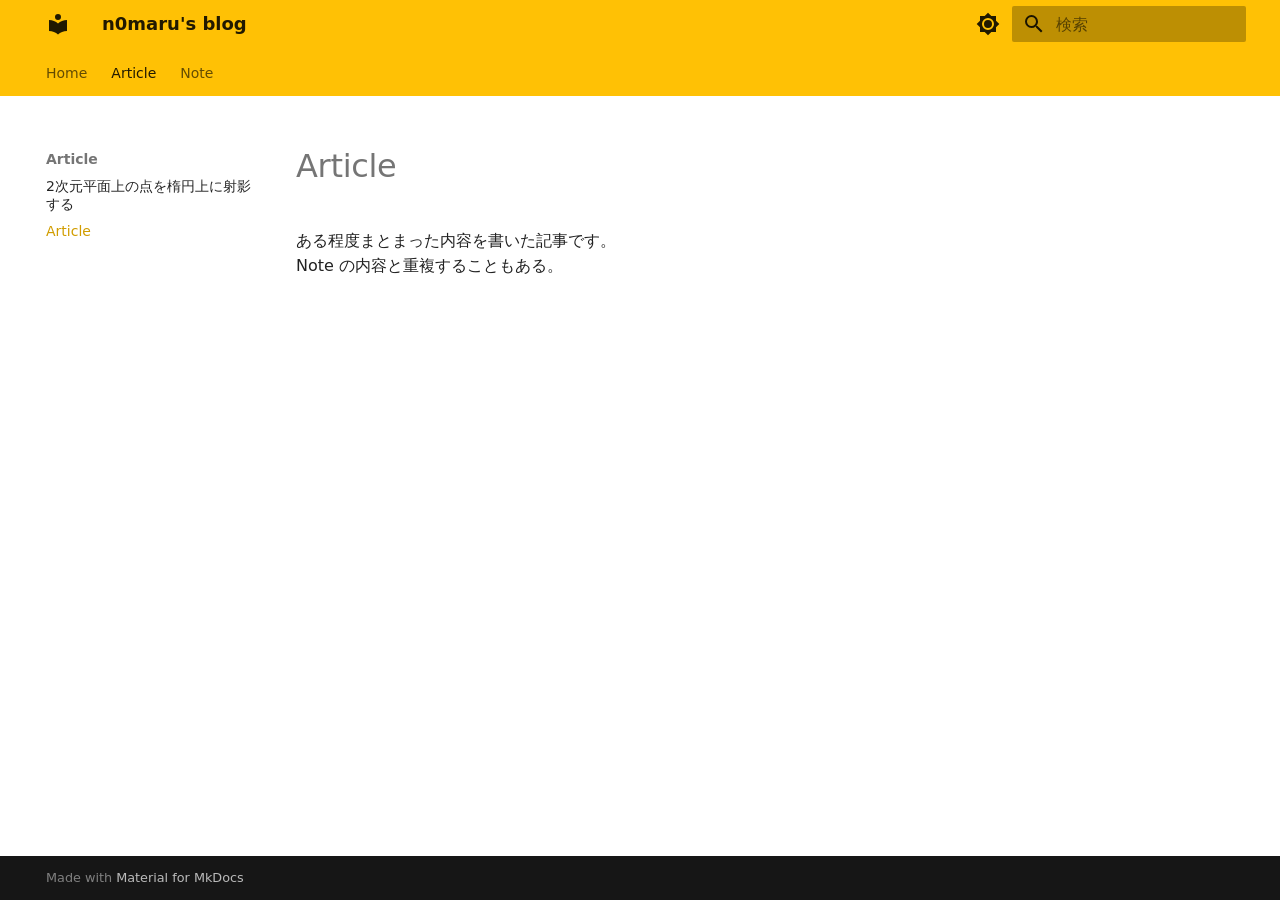
<file: Article/Index/index.html>
<!doctype html>
<html lang="ja" class="no-js">
  <head>
    
      <meta charset="utf-8">
      <meta name="viewport" content="width=device-width,initial-scale=1">
      
      
      
        <link rel="canonical" href="https://n0maru.github.io/Article/Index/">
      
      
        <link rel="prev" href="../2%E6%AC%A1%E5%85%83%E5%B9%B3%E9%9D%A2%E4%B8%8A%E3%81%AE%E7%82%B9%E3%82%92%E6%A5%95%E5%86%86%E4%B8%8A%E3%81%AB%E5%B0%84%E5%BD%B1%E3%81%99%E3%82%8B/">
      
      
        <link rel="next" href="../../Note/Index/">
      
      
        
      
      
      <link rel="icon" href="../../assets/images/favicon.png">
      <meta name="generator" content="mkdocs-1.6.1, mkdocs-material-9.7.7">
    
    
      
        <title>Article - n0maru's blog</title>
      
    
    
      <link rel="stylesheet" href="../../assets/stylesheets/main.ec1eaa64.min.css">
      
        
        <link rel="stylesheet" href="../../assets/stylesheets/palette.ab4e12ef.min.css">
      
      


    
    
      
    
    
      
        
        
        <link rel="preconnect" href="https://fonts.gstatic.com" crossorigin>
        <link rel="stylesheet" href="https://fonts.googleapis.com/css?family=Roboto:300,300i,400,400i,700,700i%7CRoboto+Mono:400,400i,700,700i&display=fallback">
        <style>:root{--md-text-font:"Roboto";--md-code-font:"Roboto Mono"}</style>
      
    
    
      <link rel="stylesheet" href="../../style/common.css">
    
    <script>__md_scope=new URL("../..",location),__md_hash=e=>[...e].reduce(((e,_)=>(e<<5)-e+_.charCodeAt(0)),0),__md_get=(e,_=localStorage,t=__md_scope)=>JSON.parse(_.getItem(t.pathname+"."+e)),__md_set=(e,_,t=localStorage,a=__md_scope)=>{try{t.setItem(a.pathname+"."+e,JSON.stringify(_))}catch(e){}}</script>
    
      

    
    
  </head>
  
  
    
    
      
    
    
    
    
    <body dir="ltr" data-md-color-scheme="default" data-md-color-primary="amber" data-md-color-accent="indigo">
  
    
    <input class="md-toggle" data-md-toggle="drawer" type="checkbox" id="__drawer" autocomplete="off">
    <input class="md-toggle" data-md-toggle="search" type="checkbox" id="__search" autocomplete="off">
    <label class="md-overlay" for="__drawer"></label>
    <div data-md-component="skip">
      
        
        <a href="#article" class="md-skip">
          コンテンツにスキップ
        </a>
      
    </div>
    <div data-md-component="announce">
      
    </div>
    
    
      

<header class="md-header" data-md-component="header">
  <nav class="md-header__inner md-grid" aria-label="ヘッダー">
    <a href="../.." title="n0maru&#39;s blog" class="md-header__button md-logo" aria-label="n0maru's blog" data-md-component="logo">
      
  
  <svg xmlns="http://www.w3.org/2000/svg" viewBox="0 0 24 24"><path d="M12 8a3 3 0 0 0 3-3 3 3 0 0 0-3-3 3 3 0 0 0-3 3 3 3 0 0 0 3 3m0 3.54C9.64 9.35 6.5 8 3 8v11c3.5 0 6.64 1.35 9 3.54 2.36-2.19 5.5-3.54 9-3.54V8c-3.5 0-6.64 1.35-9 3.54"/></svg>

    </a>
    <label class="md-header__button md-icon" for="__drawer">
      
      <svg xmlns="http://www.w3.org/2000/svg" viewBox="0 0 24 24"><path d="M3 6h18v2H3zm0 5h18v2H3zm0 5h18v2H3z"/></svg>
    </label>
    <div class="md-header__title" data-md-component="header-title">
      <div class="md-header__ellipsis">
        <div class="md-header__topic">
          <span class="md-ellipsis">
            n0maru's blog
          </span>
        </div>
        <div class="md-header__topic" data-md-component="header-topic">
          <span class="md-ellipsis">
            
              Article
            
          </span>
        </div>
      </div>
    </div>
    
      
        <form class="md-header__option" data-md-component="palette">
  
    
    
    
    <input class="md-option" data-md-color-media="(prefers-color-scheme: light)" data-md-color-scheme="default" data-md-color-primary="amber" data-md-color-accent="indigo"  aria-label="Switch to dark mode"  type="radio" name="__palette" id="__palette_0">
    
      <label class="md-header__button md-icon" title="Switch to dark mode" for="__palette_1" hidden>
        <svg xmlns="http://www.w3.org/2000/svg" viewBox="0 0 24 24"><path d="M12 8a4 4 0 0 0-4 4 4 4 0 0 0 4 4 4 4 0 0 0 4-4 4 4 0 0 0-4-4m0 10a6 6 0 0 1-6-6 6 6 0 0 1 6-6 6 6 0 0 1 6 6 6 6 0 0 1-6 6m8-9.31V4h-4.69L12 .69 8.69 4H4v4.69L.69 12 4 15.31V20h4.69L12 23.31 15.31 20H20v-4.69L23.31 12z"/></svg>
      </label>
    
  
    
    
    
    <input class="md-option" data-md-color-media="(prefers-color-scheme: dark)" data-md-color-scheme="slate" data-md-color-primary="amber" data-md-color-accent="indigo"  aria-label="Switch to light mode"  type="radio" name="__palette" id="__palette_1">
    
      <label class="md-header__button md-icon" title="Switch to light mode" for="__palette_0" hidden>
        <svg xmlns="http://www.w3.org/2000/svg" viewBox="0 0 24 24"><path d="M9 2c-1.05 0-2.05.16-3 .46 4.06 1.27 7 5.04 7 9.54s-2.94 8.27-7 9.54c.95.3 1.95.46 3 .46a10 10 0 0 0 10-10A10 10 0 0 0 9 2"/></svg>
      </label>
    
  
</form>
      
    
    
      <script>var palette=__md_get("__palette");if(palette&&palette.color){if("(prefers-color-scheme)"===palette.color.media){var media=matchMedia("(prefers-color-scheme: light)"),input=document.querySelector(media.matches?"[data-md-color-media='(prefers-color-scheme: light)']":"[data-md-color-media='(prefers-color-scheme: dark)']");palette.color.media=input.getAttribute("data-md-color-media"),palette.color.scheme=input.getAttribute("data-md-color-scheme"),palette.color.primary=input.getAttribute("data-md-color-primary"),palette.color.accent=input.getAttribute("data-md-color-accent")}for(var[key,value]of Object.entries(palette.color))document.body.setAttribute("data-md-color-"+key,value)}</script>
    
    
    
      
      
        <label class="md-header__button md-icon" for="__search">
          
          <svg xmlns="http://www.w3.org/2000/svg" viewBox="0 0 24 24"><path d="M9.5 3A6.5 6.5 0 0 1 16 9.5c0 1.61-.59 3.09-1.56 4.23l.27.27h.79l5 5-1.5 1.5-5-5v-.79l-.27-.27A6.52 6.52 0 0 1 9.5 16 6.5 6.5 0 0 1 3 9.5 6.5 6.5 0 0 1 9.5 3m0 2C7 5 5 7 5 9.5S7 14 9.5 14 14 12 14 9.5 12 5 9.5 5"/></svg>
        </label>
        <div class="md-search" data-md-component="search" role="dialog">
  <label class="md-search__overlay" for="__search"></label>
  <div class="md-search__inner" role="search">
    <form class="md-search__form" name="search">
      <input type="text" class="md-search__input" name="query" aria-label="検索" placeholder="検索" autocapitalize="off" autocorrect="off" autocomplete="off" spellcheck="false" data-md-component="search-query" required>
      <label class="md-search__icon md-icon" for="__search">
        
        <svg xmlns="http://www.w3.org/2000/svg" viewBox="0 0 24 24"><path d="M9.5 3A6.5 6.5 0 0 1 16 9.5c0 1.61-.59 3.09-1.56 4.23l.27.27h.79l5 5-1.5 1.5-5-5v-.79l-.27-.27A6.52 6.52 0 0 1 9.5 16 6.5 6.5 0 0 1 3 9.5 6.5 6.5 0 0 1 9.5 3m0 2C7 5 5 7 5 9.5S7 14 9.5 14 14 12 14 9.5 12 5 9.5 5"/></svg>
        
        <svg xmlns="http://www.w3.org/2000/svg" viewBox="0 0 24 24"><path d="M20 11v2H8l5.5 5.5-1.42 1.42L4.16 12l7.92-7.92L13.5 5.5 8 11z"/></svg>
      </label>
      <nav class="md-search__options" aria-label="検索">
        
        <button type="reset" class="md-search__icon md-icon" title="クリア" aria-label="クリア" tabindex="-1">
          
          <svg xmlns="http://www.w3.org/2000/svg" viewBox="0 0 24 24"><path d="M19 6.41 17.59 5 12 10.59 6.41 5 5 6.41 10.59 12 5 17.59 6.41 19 12 13.41 17.59 19 19 17.59 13.41 12z"/></svg>
        </button>
      </nav>
      
        <div class="md-search__suggest" data-md-component="search-suggest"></div>
      
    </form>
    <div class="md-search__output">
      <div class="md-search__scrollwrap" tabindex="0" data-md-scrollfix>
        <div class="md-search-result" data-md-component="search-result">
          <div class="md-search-result__meta">
            検索を初期化
          </div>
          <ol class="md-search-result__list" role="presentation"></ol>
        </div>
      </div>
    </div>
  </div>
</div>
      
    
    
  </nav>
  
</header>
    
    <div class="md-container" data-md-component="container">
      
      
        
          
            
<nav class="md-tabs" aria-label="タブ" data-md-component="tabs">
  <div class="md-grid">
    <ul class="md-tabs__list">
      
        
  
  
  
  
    <li class="md-tabs__item">
      <a href="../.." class="md-tabs__link">
        
  
  
    
  
  Home

      </a>
    </li>
  

      
        
  
  
  
    
  
  
    
    
      <li class="md-tabs__item md-tabs__item--active">
        <a href="../2%E6%AC%A1%E5%85%83%E5%B9%B3%E9%9D%A2%E4%B8%8A%E3%81%AE%E7%82%B9%E3%82%92%E6%A5%95%E5%86%86%E4%B8%8A%E3%81%AB%E5%B0%84%E5%BD%B1%E3%81%99%E3%82%8B/" class="md-tabs__link">
          
  
  
  Article

        </a>
      </li>
    
  

      
        
  
  
  
  
    
    
      <li class="md-tabs__item">
        <a href="../../Note/Index/" class="md-tabs__link">
          
  
  
  Note

        </a>
      </li>
    
  

      
    </ul>
  </div>
</nav>
          
        
      
      <main class="md-main" data-md-component="main">
        <div class="md-main__inner md-grid">
          
            
              
              <div class="md-sidebar md-sidebar--primary" data-md-component="sidebar" data-md-type="navigation" >
                <div class="md-sidebar__scrollwrap">
                  <div class="md-sidebar__inner">
                    


  


<nav class="md-nav md-nav--primary md-nav--lifted" aria-label="ナビゲーション" data-md-level="0">
  <label class="md-nav__title" for="__drawer">
    <a href="../.." title="n0maru&#39;s blog" class="md-nav__button md-logo" aria-label="n0maru's blog" data-md-component="logo">
      
  
  <svg xmlns="http://www.w3.org/2000/svg" viewBox="0 0 24 24"><path d="M12 8a3 3 0 0 0 3-3 3 3 0 0 0-3-3 3 3 0 0 0-3 3 3 3 0 0 0 3 3m0 3.54C9.64 9.35 6.5 8 3 8v11c3.5 0 6.64 1.35 9 3.54 2.36-2.19 5.5-3.54 9-3.54V8c-3.5 0-6.64 1.35-9 3.54"/></svg>

    </a>
    n0maru's blog
  </label>
  
  <ul class="md-nav__list" data-md-scrollfix>
    
      
      
  
  
  
  
    <li class="md-nav__item">
      <a href="../.." class="md-nav__link">
        
  
  
  <span class="md-ellipsis">
    
  
    Home
  

    
  </span>
  
  

      </a>
    </li>
  

    
      
      
  
  
    
  
  
  
    
    
    
    
      
        
        
      
      
        
      
    
    
    <li class="md-nav__item md-nav__item--active md-nav__item--section md-nav__item--nested">
      
        
        
        <input class="md-nav__toggle md-toggle " type="checkbox" id="__nav_2" checked>
        
          
          <label class="md-nav__link" for="__nav_2" id="__nav_2_label" tabindex="">
            
  
  
  <span class="md-ellipsis">
    
  
    Article
  

    
  </span>
  
  

            <span class="md-nav__icon md-icon"></span>
          </label>
        
        <nav class="md-nav" data-md-level="1" aria-labelledby="__nav_2_label" aria-expanded="true">
          <label class="md-nav__title" for="__nav_2">
            <span class="md-nav__icon md-icon"></span>
            
  
    Article
  

          </label>
          <ul class="md-nav__list" data-md-scrollfix>
            
              
                
  
  
  
  
    <li class="md-nav__item">
      <a href="../2%E6%AC%A1%E5%85%83%E5%B9%B3%E9%9D%A2%E4%B8%8A%E3%81%AE%E7%82%B9%E3%82%92%E6%A5%95%E5%86%86%E4%B8%8A%E3%81%AB%E5%B0%84%E5%BD%B1%E3%81%99%E3%82%8B/" class="md-nav__link">
        
  
  
  <span class="md-ellipsis">
    
  
    2次元平面上の点を楕円上に射影する
  

    
  </span>
  
  

      </a>
    </li>
  

              
            
              
                
  
  
    
  
  
  
    <li class="md-nav__item md-nav__item--active">
      
      <input class="md-nav__toggle md-toggle" type="checkbox" id="__toc">
      
      
        
      
      
      <a href="./" class="md-nav__link md-nav__link--active">
        
  
  
  <span class="md-ellipsis">
    
  
    Article
  

    
  </span>
  
  

      </a>
      
    </li>
  

              
            
          </ul>
        </nav>
      
    </li>
  

    
      
      
  
  
  
  
    
    
    
    
      
      
        
      
    
    
    <li class="md-nav__item md-nav__item--nested">
      
        
        
        <input class="md-nav__toggle md-toggle " type="checkbox" id="__nav_3" >
        
          
          <label class="md-nav__link" for="__nav_3" id="__nav_3_label" tabindex="0">
            
  
  
  <span class="md-ellipsis">
    
  
    Note
  

    
  </span>
  
  

            <span class="md-nav__icon md-icon"></span>
          </label>
        
        <nav class="md-nav" data-md-level="1" aria-labelledby="__nav_3_label" aria-expanded="false">
          <label class="md-nav__title" for="__nav_3">
            <span class="md-nav__icon md-icon"></span>
            
  
    Note
  

          </label>
          <ul class="md-nav__list" data-md-scrollfix>
            
              
                
  
  
  
  
    <li class="md-nav__item">
      <a href="../../Note/Index/" class="md-nav__link">
        
  
  
  <span class="md-ellipsis">
    
  
    Note
  

    
  </span>
  
  

      </a>
    </li>
  

              
            
          </ul>
        </nav>
      
    </li>
  

    
  </ul>
</nav>
                  </div>
                </div>
              </div>
            
            
              
              <div class="md-sidebar md-sidebar--secondary" data-md-component="sidebar" data-md-type="toc" >
                <div class="md-sidebar__scrollwrap">
                  <div class="md-sidebar__inner">
                    

<nav class="md-nav md-nav--secondary" aria-label="目次">
  
  
  
    
  
  
</nav>
                  </div>
                </div>
              </div>
            
          
          
            <div class="md-content" data-md-component="content">
              
              <article class="md-content__inner md-typeset">
                
                  



<h1 id="article">Article</h1>
<p>ある程度まとまった内容を書いた記事です。<br />
Note の内容と重複することもある。</p>







  
  






                
              </article>
            </div>
          
          
<script>var target=document.getElementById(location.hash.slice(1));target&&target.name&&(target.checked=target.name.startsWith("__tabbed_"))</script>
        </div>
        
          <button type="button" class="md-top md-icon" data-md-component="top" hidden>
  
  <svg xmlns="http://www.w3.org/2000/svg" viewBox="0 0 24 24"><path d="M13 20h-2V8l-5.5 5.5-1.42-1.42L12 4.16l7.92 7.92-1.42 1.42L13 8z"/></svg>
  ページトップへ戻る
</button>
        
      </main>
      
        <footer class="md-footer">
  
  <div class="md-footer-meta md-typeset">
    <div class="md-footer-meta__inner md-grid">
      <div class="md-copyright">
  
  
    Made with
    <a href="https://squidfunk.github.io/mkdocs-material/" target="_blank" rel="noopener">
      Material for MkDocs
    </a>
  
</div>
      
    </div>
  </div>
</footer>
      
    </div>
    <div class="md-dialog" data-md-component="dialog">
      <div class="md-dialog__inner md-typeset"></div>
    </div>
    
    
    
      
      
      <script id="__config" type="application/json">{"annotate": null, "base": "../..", "features": ["content.code.copy", "search.suggest", "search.highlight", "navigation.tabs", "navigation.top", "navigation.sections", "header.autohide"], "search": "../../assets/javascripts/workers/search.2c215733.min.js", "tags": null, "translations": {"clipboard.copied": "\u30b3\u30d4\u30fc\u3057\u307e\u3057\u305f", "clipboard.copy": "\u30af\u30ea\u30c3\u30d7\u30dc\u30fc\u30c9\u3078\u30b3\u30d4\u30fc", "search.result.more.one": "\u3053\u306e\u30da\u30fc\u30b8\u5185\u306b\u3082\u30461\u4ef6\u898b\u3064\u304b\u308a\u307e\u3057\u305f", "search.result.more.other": "\u3053\u306e\u30da\u30fc\u30b8\u5185\u306b\u3042\u3068#\u4ef6\u898b\u3064\u304b\u308a\u307e\u3057\u305f", "search.result.none": "\u4f55\u3082\u898b\u3064\u304b\u308a\u307e\u305b\u3093\u3067\u3057\u305f", "search.result.one": "1\u4ef6\u898b\u3064\u304b\u308a\u307e\u3057\u305f", "search.result.other": "#\u4ef6\u898b\u3064\u304b\u308a\u307e\u3057\u305f", "search.result.placeholder": "\u691c\u7d22\u30ad\u30fc\u30ef\u30fc\u30c9\u3092\u5165\u529b\u3057\u3066\u304f\u3060\u3055\u3044", "search.result.term.missing": "\u691c\u7d22\u306b\u542b\u307e\u308c\u306a\u3044", "select.version": "\u30d0\u30fc\u30b8\u30e7\u30f3\u5207\u308a\u66ff\u3048"}, "version": null}</script>
    
    
      <script src="../../assets/javascripts/bundle.d7400e89.min.js"></script>
      
        <script src="https://cdn.mathjax.org/mathjax/latest/MathJax.js?config=TeX-AMS-MML_HTMLorMML"></script>
      
    
  </body>
</html>
</file>
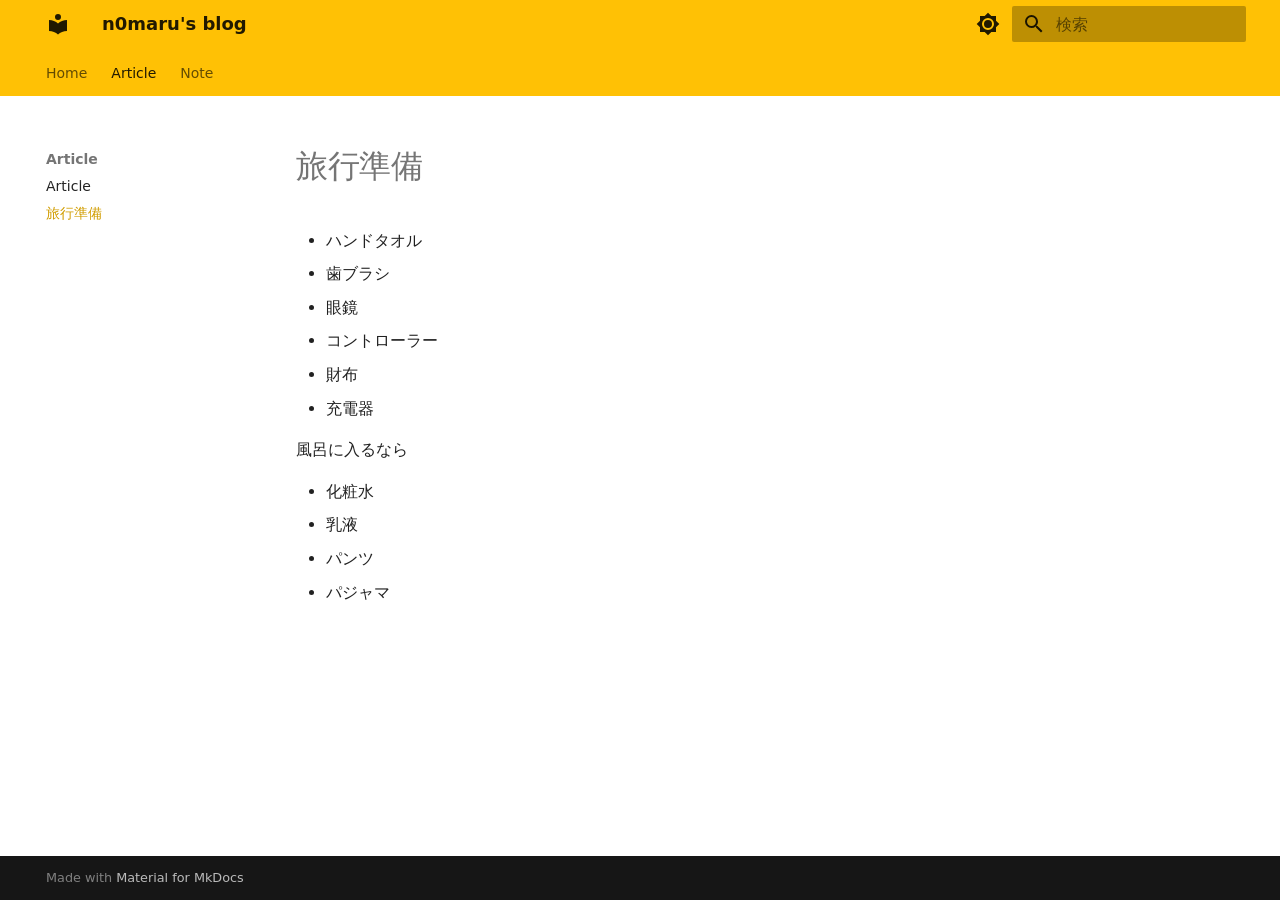
<file: Article/旅行準備/index.html>
<!doctype html>
<html lang="ja" class="no-js">
  <head>
    
      <meta charset="utf-8">
      <meta name="viewport" content="width=device-width,initial-scale=1">
      
      
      
        <link rel="canonical" href="https://n0maru.github.io/Article/%E6%97%85%E8%A1%8C%E6%BA%96%E5%82%99/">
      
      
        <link rel="prev" href="../Index/">
      
      
        <link rel="next" href="../../Note/Index/">
      
      
        
      
      
      <link rel="icon" href="../../assets/images/favicon.png">
      <meta name="generator" content="mkdocs-1.6.1, mkdocs-material-9.7.7">
    
    
      
        <title>旅行準備 - n0maru's blog</title>
      
    
    
      <link rel="stylesheet" href="../../assets/stylesheets/main.ec1eaa64.min.css">
      
        
        <link rel="stylesheet" href="../../assets/stylesheets/palette.ab4e12ef.min.css">
      
      


    
    
      
    
    
      
        
        
        <link rel="preconnect" href="https://fonts.gstatic.com" crossorigin>
        <link rel="stylesheet" href="https://fonts.googleapis.com/css?family=Roboto:300,300i,400,400i,700,700i%7CRoboto+Mono:400,400i,700,700i&display=fallback">
        <style>:root{--md-text-font:"Roboto";--md-code-font:"Roboto Mono"}</style>
      
    
    
      <link rel="stylesheet" href="../../style/common.css">
    
    <script>__md_scope=new URL("../..",location),__md_hash=e=>[...e].reduce(((e,_)=>(e<<5)-e+_.charCodeAt(0)),0),__md_get=(e,_=localStorage,t=__md_scope)=>JSON.parse(_.getItem(t.pathname+"."+e)),__md_set=(e,_,t=localStorage,a=__md_scope)=>{try{t.setItem(a.pathname+"."+e,JSON.stringify(_))}catch(e){}}</script>
    
      
  


  
  

<script id="__analytics">function __md_analytics(){function e(){dataLayer.push(arguments)}window.dataLayer=window.dataLayer||[],e("js",new Date),e("config","G-XXXXXXXXXX"),document.addEventListener("DOMContentLoaded",(function(){document.forms.search&&document.forms.search.query.addEventListener("blur",(function(){this.value&&e("event","search",{search_term:this.value})}));document$.subscribe((function(){var t=document.forms.feedback;if(void 0!==t)for(var a of t.querySelectorAll("[type=submit]"))a.addEventListener("click",(function(a){a.preventDefault();var n=document.location.pathname,d=this.getAttribute("data-md-value");e("event","feedback",{page:n,data:d}),t.firstElementChild.disabled=!0;var r=t.querySelector(".md-feedback__note [data-md-value='"+d+"']");r&&(r.hidden=!1)})),t.hidden=!1})),location$.subscribe((function(t){e("config","G-XXXXXXXXXX",{page_path:t.pathname})}))}));var t=document.createElement("script");t.async=!0,t.src="https://www.googletagmanager.com/gtag/js?id=G-XXXXXXXXXX",document.getElementById("__analytics").insertAdjacentElement("afterEnd",t)}</script>
  
    <script>"undefined"!=typeof __md_analytics&&__md_analytics()</script>
  

    
    
  </head>
  
  
    
    
      
    
    
    
    
    <body dir="ltr" data-md-color-scheme="default" data-md-color-primary="amber" data-md-color-accent="indigo">
  
    
    <input class="md-toggle" data-md-toggle="drawer" type="checkbox" id="__drawer" autocomplete="off">
    <input class="md-toggle" data-md-toggle="search" type="checkbox" id="__search" autocomplete="off">
    <label class="md-overlay" for="__drawer"></label>
    <div data-md-component="skip">
      
        
        <a href="#_1" class="md-skip">
          コンテンツにスキップ
        </a>
      
    </div>
    <div data-md-component="announce">
      
    </div>
    
    
      

<header class="md-header" data-md-component="header">
  <nav class="md-header__inner md-grid" aria-label="ヘッダー">
    <a href="../.." title="n0maru&#39;s blog" class="md-header__button md-logo" aria-label="n0maru's blog" data-md-component="logo">
      
  
  <svg xmlns="http://www.w3.org/2000/svg" viewBox="0 0 24 24"><path d="M12 8a3 3 0 0 0 3-3 3 3 0 0 0-3-3 3 3 0 0 0-3 3 3 3 0 0 0 3 3m0 3.54C9.64 9.35 6.5 8 3 8v11c3.5 0 6.64 1.35 9 3.54 2.36-2.19 5.5-3.54 9-3.54V8c-3.5 0-6.64 1.35-9 3.54"/></svg>

    </a>
    <label class="md-header__button md-icon" for="__drawer">
      
      <svg xmlns="http://www.w3.org/2000/svg" viewBox="0 0 24 24"><path d="M3 6h18v2H3zm0 5h18v2H3zm0 5h18v2H3z"/></svg>
    </label>
    <div class="md-header__title" data-md-component="header-title">
      <div class="md-header__ellipsis">
        <div class="md-header__topic">
          <span class="md-ellipsis">
            n0maru's blog
          </span>
        </div>
        <div class="md-header__topic" data-md-component="header-topic">
          <span class="md-ellipsis">
            
              旅行準備
            
          </span>
        </div>
      </div>
    </div>
    
      
        <form class="md-header__option" data-md-component="palette">
  
    
    
    
    <input class="md-option" data-md-color-media="(prefers-color-scheme: light)" data-md-color-scheme="default" data-md-color-primary="amber" data-md-color-accent="indigo"  aria-label="Switch to dark mode"  type="radio" name="__palette" id="__palette_0">
    
      <label class="md-header__button md-icon" title="Switch to dark mode" for="__palette_1" hidden>
        <svg xmlns="http://www.w3.org/2000/svg" viewBox="0 0 24 24"><path d="M12 8a4 4 0 0 0-4 4 4 4 0 0 0 4 4 4 4 0 0 0 4-4 4 4 0 0 0-4-4m0 10a6 6 0 0 1-6-6 6 6 0 0 1 6-6 6 6 0 0 1 6 6 6 6 0 0 1-6 6m8-9.31V4h-4.69L12 .69 8.69 4H4v4.69L.69 12 4 15.31V20h4.69L12 23.31 15.31 20H20v-4.69L23.31 12z"/></svg>
      </label>
    
  
    
    
    
    <input class="md-option" data-md-color-media="(prefers-color-scheme: dark)" data-md-color-scheme="slate" data-md-color-primary="amber" data-md-color-accent="indigo"  aria-label="Switch to light mode"  type="radio" name="__palette" id="__palette_1">
    
      <label class="md-header__button md-icon" title="Switch to light mode" for="__palette_0" hidden>
        <svg xmlns="http://www.w3.org/2000/svg" viewBox="0 0 24 24"><path d="M9 2c-1.05 0-2.05.16-3 .46 4.06 1.27 7 5.04 7 9.54s-2.94 8.27-7 9.54c.95.3 1.95.46 3 .46a10 10 0 0 0 10-10A10 10 0 0 0 9 2"/></svg>
      </label>
    
  
</form>
      
    
    
      <script>var palette=__md_get("__palette");if(palette&&palette.color){if("(prefers-color-scheme)"===palette.color.media){var media=matchMedia("(prefers-color-scheme: light)"),input=document.querySelector(media.matches?"[data-md-color-media='(prefers-color-scheme: light)']":"[data-md-color-media='(prefers-color-scheme: dark)']");palette.color.media=input.getAttribute("data-md-color-media"),palette.color.scheme=input.getAttribute("data-md-color-scheme"),palette.color.primary=input.getAttribute("data-md-color-primary"),palette.color.accent=input.getAttribute("data-md-color-accent")}for(var[key,value]of Object.entries(palette.color))document.body.setAttribute("data-md-color-"+key,value)}</script>
    
    
    
      
      
        <label class="md-header__button md-icon" for="__search">
          
          <svg xmlns="http://www.w3.org/2000/svg" viewBox="0 0 24 24"><path d="M9.5 3A6.5 6.5 0 0 1 16 9.5c0 1.61-.59 3.09-1.56 4.23l.27.27h.79l5 5-1.5 1.5-5-5v-.79l-.27-.27A6.52 6.52 0 0 1 9.5 16 6.5 6.5 0 0 1 3 9.5 6.5 6.5 0 0 1 9.5 3m0 2C7 5 5 7 5 9.5S7 14 9.5 14 14 12 14 9.5 12 5 9.5 5"/></svg>
        </label>
        <div class="md-search" data-md-component="search" role="dialog">
  <label class="md-search__overlay" for="__search"></label>
  <div class="md-search__inner" role="search">
    <form class="md-search__form" name="search">
      <input type="text" class="md-search__input" name="query" aria-label="検索" placeholder="検索" autocapitalize="off" autocorrect="off" autocomplete="off" spellcheck="false" data-md-component="search-query" required>
      <label class="md-search__icon md-icon" for="__search">
        
        <svg xmlns="http://www.w3.org/2000/svg" viewBox="0 0 24 24"><path d="M9.5 3A6.5 6.5 0 0 1 16 9.5c0 1.61-.59 3.09-1.56 4.23l.27.27h.79l5 5-1.5 1.5-5-5v-.79l-.27-.27A6.52 6.52 0 0 1 9.5 16 6.5 6.5 0 0 1 3 9.5 6.5 6.5 0 0 1 9.5 3m0 2C7 5 5 7 5 9.5S7 14 9.5 14 14 12 14 9.5 12 5 9.5 5"/></svg>
        
        <svg xmlns="http://www.w3.org/2000/svg" viewBox="0 0 24 24"><path d="M20 11v2H8l5.5 5.5-1.42 1.42L4.16 12l7.92-7.92L13.5 5.5 8 11z"/></svg>
      </label>
      <nav class="md-search__options" aria-label="検索">
        
        <button type="reset" class="md-search__icon md-icon" title="クリア" aria-label="クリア" tabindex="-1">
          
          <svg xmlns="http://www.w3.org/2000/svg" viewBox="0 0 24 24"><path d="M19 6.41 17.59 5 12 10.59 6.41 5 5 6.41 10.59 12 5 17.59 6.41 19 12 13.41 17.59 19 19 17.59 13.41 12z"/></svg>
        </button>
      </nav>
      
    </form>
    <div class="md-search__output">
      <div class="md-search__scrollwrap" tabindex="0" data-md-scrollfix>
        <div class="md-search-result" data-md-component="search-result">
          <div class="md-search-result__meta">
            検索を初期化
          </div>
          <ol class="md-search-result__list" role="presentation"></ol>
        </div>
      </div>
    </div>
  </div>
</div>
      
    
    
  </nav>
  
</header>
    
    <div class="md-container" data-md-component="container">
      
      
        
          
            
<nav class="md-tabs" aria-label="タブ" data-md-component="tabs">
  <div class="md-grid">
    <ul class="md-tabs__list">
      
        
  
  
  
  
    <li class="md-tabs__item">
      <a href="../.." class="md-tabs__link">
        
  
  
    
  
  Home

      </a>
    </li>
  

      
        
  
  
  
    
  
  
    
    
      <li class="md-tabs__item md-tabs__item--active">
        <a href="../Index/" class="md-tabs__link">
          
  
  
  Article

        </a>
      </li>
    
  

      
        
  
  
  
  
    
    
      <li class="md-tabs__item">
        <a href="../../Note/Index/" class="md-tabs__link">
          
  
  
  Note

        </a>
      </li>
    
  

      
    </ul>
  </div>
</nav>
          
        
      
      <main class="md-main" data-md-component="main">
        <div class="md-main__inner md-grid">
          
            
              
              <div class="md-sidebar md-sidebar--primary" data-md-component="sidebar" data-md-type="navigation" >
                <div class="md-sidebar__scrollwrap">
                  <div class="md-sidebar__inner">
                    


  


<nav class="md-nav md-nav--primary md-nav--lifted" aria-label="ナビゲーション" data-md-level="0">
  <label class="md-nav__title" for="__drawer">
    <a href="../.." title="n0maru&#39;s blog" class="md-nav__button md-logo" aria-label="n0maru's blog" data-md-component="logo">
      
  
  <svg xmlns="http://www.w3.org/2000/svg" viewBox="0 0 24 24"><path d="M12 8a3 3 0 0 0 3-3 3 3 0 0 0-3-3 3 3 0 0 0-3 3 3 3 0 0 0 3 3m0 3.54C9.64 9.35 6.5 8 3 8v11c3.5 0 6.64 1.35 9 3.54 2.36-2.19 5.5-3.54 9-3.54V8c-3.5 0-6.64 1.35-9 3.54"/></svg>

    </a>
    n0maru's blog
  </label>
  
  <ul class="md-nav__list" data-md-scrollfix>
    
      
      
  
  
  
  
    <li class="md-nav__item">
      <a href="../.." class="md-nav__link">
        
  
  
  <span class="md-ellipsis">
    
  
    Home
  

    
  </span>
  
  

      </a>
    </li>
  

    
      
      
  
  
    
  
  
  
    
    
    
    
      
        
        
      
      
        
      
    
    
    <li class="md-nav__item md-nav__item--active md-nav__item--section md-nav__item--nested">
      
        
        
        <input class="md-nav__toggle md-toggle " type="checkbox" id="__nav_2" checked>
        
          
          <label class="md-nav__link" for="__nav_2" id="__nav_2_label" tabindex="">
            
  
  
  <span class="md-ellipsis">
    
  
    Article
  

    
  </span>
  
  

            <span class="md-nav__icon md-icon"></span>
          </label>
        
        <nav class="md-nav" data-md-level="1" aria-labelledby="__nav_2_label" aria-expanded="true">
          <label class="md-nav__title" for="__nav_2">
            <span class="md-nav__icon md-icon"></span>
            
  
    Article
  

          </label>
          <ul class="md-nav__list" data-md-scrollfix>
            
              
                
  
  
  
  
    <li class="md-nav__item">
      <a href="../Index/" class="md-nav__link">
        
  
  
  <span class="md-ellipsis">
    
  
    Article
  

    
  </span>
  
  

      </a>
    </li>
  

              
            
              
                
  
  
    
  
  
  
    <li class="md-nav__item md-nav__item--active">
      
      <input class="md-nav__toggle md-toggle" type="checkbox" id="__toc">
      
      
        
      
      
      <a href="./" class="md-nav__link md-nav__link--active">
        
  
  
  <span class="md-ellipsis">
    
  
    旅行準備
  

    
  </span>
  
  

      </a>
      
    </li>
  

              
            
          </ul>
        </nav>
      
    </li>
  

    
      
      
  
  
  
  
    
    
    
    
      
      
        
      
    
    
    <li class="md-nav__item md-nav__item--nested">
      
        
        
        <input class="md-nav__toggle md-toggle " type="checkbox" id="__nav_3" >
        
          
          <label class="md-nav__link" for="__nav_3" id="__nav_3_label" tabindex="0">
            
  
  
  <span class="md-ellipsis">
    
  
    Note
  

    
  </span>
  
  

            <span class="md-nav__icon md-icon"></span>
          </label>
        
        <nav class="md-nav" data-md-level="1" aria-labelledby="__nav_3_label" aria-expanded="false">
          <label class="md-nav__title" for="__nav_3">
            <span class="md-nav__icon md-icon"></span>
            
  
    Note
  

          </label>
          <ul class="md-nav__list" data-md-scrollfix>
            
              
                
  
  
  
  
    <li class="md-nav__item">
      <a href="../../Note/Index/" class="md-nav__link">
        
  
  
  <span class="md-ellipsis">
    
  
    Note
  

    
  </span>
  
  

      </a>
    </li>
  

              
            
          </ul>
        </nav>
      
    </li>
  

    
  </ul>
</nav>
                  </div>
                </div>
              </div>
            
            
              
              <div class="md-sidebar md-sidebar--secondary" data-md-component="sidebar" data-md-type="toc" >
                <div class="md-sidebar__scrollwrap">
                  <div class="md-sidebar__inner">
                    

<nav class="md-nav md-nav--secondary" aria-label="目次">
  
  
  
    
  
  
</nav>
                  </div>
                </div>
              </div>
            
          
          
            <div class="md-content" data-md-component="content">
              
              <article class="md-content__inner md-typeset">
                
                  



<h1 id="_1">旅行準備</h1>
<ul>
<li>ハンドタオル</li>
<li>歯ブラシ</li>
<li>眼鏡</li>
<li>コントローラー</li>
<li>財布</li>
<li>充電器</li>
</ul>
<p>風呂に入るなら</p>
<ul>
<li>化粧水</li>
<li>乳液</li>
<li>パンツ</li>
<li>パジャマ</li>
</ul>









  




                
              </article>
            </div>
          
          
<script>var target=document.getElementById(location.hash.slice(1));target&&target.name&&(target.checked=target.name.startsWith("__tabbed_"))</script>
        </div>
        
          <button type="button" class="md-top md-icon" data-md-component="top" hidden>
  
  <svg xmlns="http://www.w3.org/2000/svg" viewBox="0 0 24 24"><path d="M13 20h-2V8l-5.5 5.5-1.42-1.42L12 4.16l7.92 7.92-1.42 1.42L13 8z"/></svg>
  ページトップへ戻る
</button>
        
      </main>
      
        <footer class="md-footer">
  
  <div class="md-footer-meta md-typeset">
    <div class="md-footer-meta__inner md-grid">
      <div class="md-copyright">
  
  
    Made with
    <a href="https://squidfunk.github.io/mkdocs-material/" target="_blank" rel="noopener">
      Material for MkDocs
    </a>
  
</div>
      
    </div>
  </div>
</footer>
      
    </div>
    <div class="md-dialog" data-md-component="dialog">
      <div class="md-dialog__inner md-typeset"></div>
    </div>
    
    
    
      
      
      <script id="__config" type="application/json">{"annotate": null, "base": "../..", "features": ["content.code.copy", "search.sugget", "search.highlight", "navigation.tabs", "navigation.top", "navigation.sections", "header.autohide"], "search": "../../assets/javascripts/workers/search.2c215733.min.js", "tags": null, "translations": {"clipboard.copied": "\u30b3\u30d4\u30fc\u3057\u307e\u3057\u305f", "clipboard.copy": "\u30af\u30ea\u30c3\u30d7\u30dc\u30fc\u30c9\u3078\u30b3\u30d4\u30fc", "search.result.more.one": "\u3053\u306e\u30da\u30fc\u30b8\u5185\u306b\u3082\u30461\u4ef6\u898b\u3064\u304b\u308a\u307e\u3057\u305f", "search.result.more.other": "\u3053\u306e\u30da\u30fc\u30b8\u5185\u306b\u3042\u3068#\u4ef6\u898b\u3064\u304b\u308a\u307e\u3057\u305f", "search.result.none": "\u4f55\u3082\u898b\u3064\u304b\u308a\u307e\u305b\u3093\u3067\u3057\u305f", "search.result.one": "1\u4ef6\u898b\u3064\u304b\u308a\u307e\u3057\u305f", "search.result.other": "#\u4ef6\u898b\u3064\u304b\u308a\u307e\u3057\u305f", "search.result.placeholder": "\u691c\u7d22\u30ad\u30fc\u30ef\u30fc\u30c9\u3092\u5165\u529b\u3057\u3066\u304f\u3060\u3055\u3044", "search.result.term.missing": "\u691c\u7d22\u306b\u542b\u307e\u308c\u306a\u3044", "select.version": "\u30d0\u30fc\u30b8\u30e7\u30f3\u5207\u308a\u66ff\u3048"}, "version": null}</script>
    
    
      <script src="../../assets/javascripts/bundle.d7400e89.min.js"></script>
      
        <script src="http://cdn.mathjax.org/mathjax/latest/MathJax.js?config=TeX-AMS-MML_HTMLorMML"></script>
      
    
  </body>
</html>
</file>
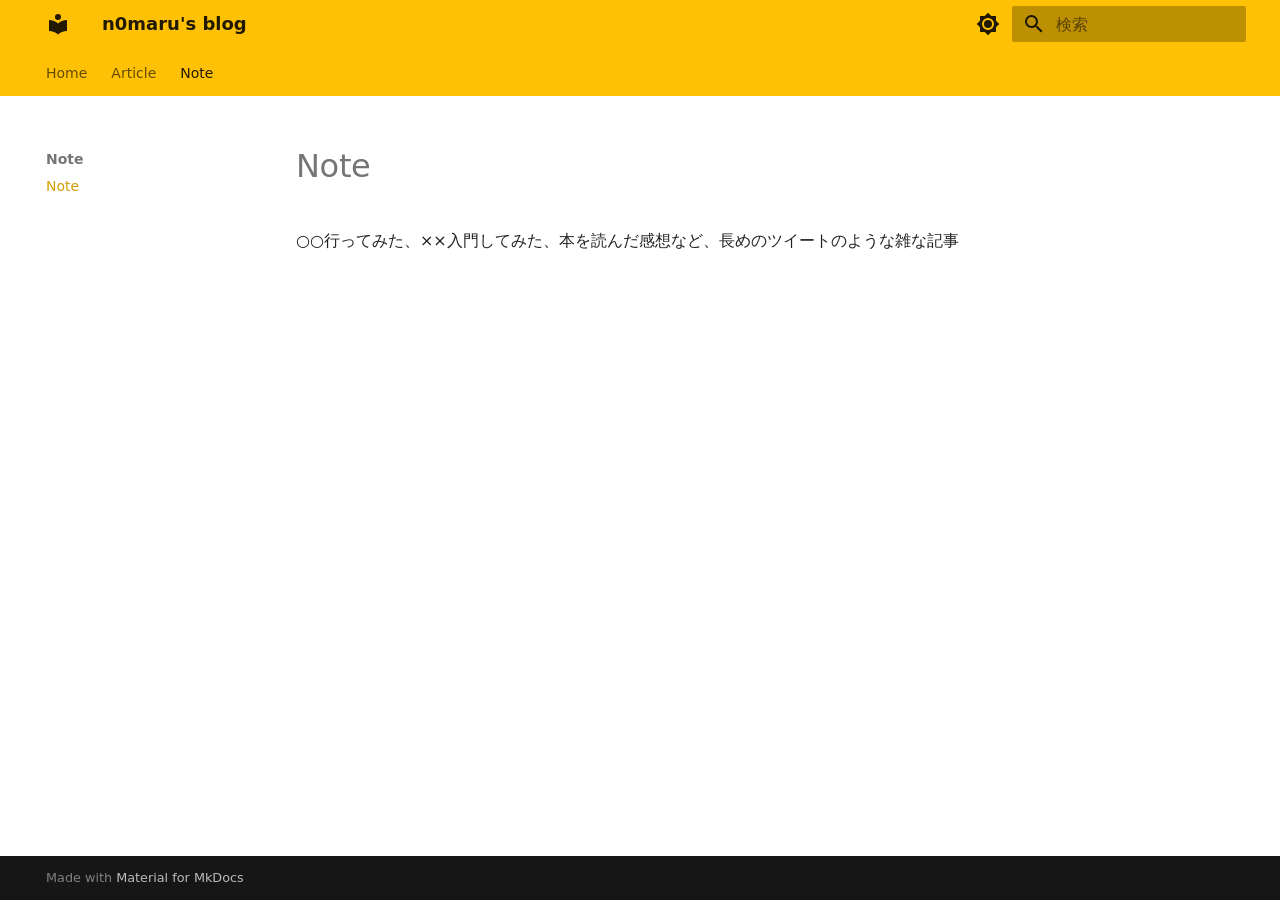
<file: Note/Index/index.html>
<!doctype html>
<html lang="ja" class="no-js">
  <head>
    
      <meta charset="utf-8">
      <meta name="viewport" content="width=device-width,initial-scale=1">
      
      
      
        <link rel="canonical" href="https://n0maru.github.io/Note/Index/">
      
      
        <link rel="prev" href="../../Article/Index/">
      
      
      
        
      
      
      <link rel="icon" href="../../assets/images/favicon.png">
      <meta name="generator" content="mkdocs-1.6.1, mkdocs-material-9.7.7">
    
    
      
        <title>Note - n0maru's blog</title>
      
    
    
      <link rel="stylesheet" href="../../assets/stylesheets/main.ec1eaa64.min.css">
      
        
        <link rel="stylesheet" href="../../assets/stylesheets/palette.ab4e12ef.min.css">
      
      


    
    
      
    
    
      
        
        
        <link rel="preconnect" href="https://fonts.gstatic.com" crossorigin>
        <link rel="stylesheet" href="https://fonts.googleapis.com/css?family=Roboto:300,300i,400,400i,700,700i%7CRoboto+Mono:400,400i,700,700i&display=fallback">
        <style>:root{--md-text-font:"Roboto";--md-code-font:"Roboto Mono"}</style>
      
    
    
      <link rel="stylesheet" href="../../style/common.css">
    
    <script>__md_scope=new URL("../..",location),__md_hash=e=>[...e].reduce(((e,_)=>(e<<5)-e+_.charCodeAt(0)),0),__md_get=(e,_=localStorage,t=__md_scope)=>JSON.parse(_.getItem(t.pathname+"."+e)),__md_set=(e,_,t=localStorage,a=__md_scope)=>{try{t.setItem(a.pathname+"."+e,JSON.stringify(_))}catch(e){}}</script>
    
      

    
    
  </head>
  
  
    
    
      
    
    
    
    
    <body dir="ltr" data-md-color-scheme="default" data-md-color-primary="amber" data-md-color-accent="indigo">
  
    
    <input class="md-toggle" data-md-toggle="drawer" type="checkbox" id="__drawer" autocomplete="off">
    <input class="md-toggle" data-md-toggle="search" type="checkbox" id="__search" autocomplete="off">
    <label class="md-overlay" for="__drawer"></label>
    <div data-md-component="skip">
      
        
        <a href="#note" class="md-skip">
          コンテンツにスキップ
        </a>
      
    </div>
    <div data-md-component="announce">
      
    </div>
    
    
      

<header class="md-header" data-md-component="header">
  <nav class="md-header__inner md-grid" aria-label="ヘッダー">
    <a href="../.." title="n0maru&#39;s blog" class="md-header__button md-logo" aria-label="n0maru's blog" data-md-component="logo">
      
  
  <svg xmlns="http://www.w3.org/2000/svg" viewBox="0 0 24 24"><path d="M12 8a3 3 0 0 0 3-3 3 3 0 0 0-3-3 3 3 0 0 0-3 3 3 3 0 0 0 3 3m0 3.54C9.64 9.35 6.5 8 3 8v11c3.5 0 6.64 1.35 9 3.54 2.36-2.19 5.5-3.54 9-3.54V8c-3.5 0-6.64 1.35-9 3.54"/></svg>

    </a>
    <label class="md-header__button md-icon" for="__drawer">
      
      <svg xmlns="http://www.w3.org/2000/svg" viewBox="0 0 24 24"><path d="M3 6h18v2H3zm0 5h18v2H3zm0 5h18v2H3z"/></svg>
    </label>
    <div class="md-header__title" data-md-component="header-title">
      <div class="md-header__ellipsis">
        <div class="md-header__topic">
          <span class="md-ellipsis">
            n0maru's blog
          </span>
        </div>
        <div class="md-header__topic" data-md-component="header-topic">
          <span class="md-ellipsis">
            
              Note
            
          </span>
        </div>
      </div>
    </div>
    
      
        <form class="md-header__option" data-md-component="palette">
  
    
    
    
    <input class="md-option" data-md-color-media="(prefers-color-scheme: light)" data-md-color-scheme="default" data-md-color-primary="amber" data-md-color-accent="indigo"  aria-label="Switch to dark mode"  type="radio" name="__palette" id="__palette_0">
    
      <label class="md-header__button md-icon" title="Switch to dark mode" for="__palette_1" hidden>
        <svg xmlns="http://www.w3.org/2000/svg" viewBox="0 0 24 24"><path d="M12 8a4 4 0 0 0-4 4 4 4 0 0 0 4 4 4 4 0 0 0 4-4 4 4 0 0 0-4-4m0 10a6 6 0 0 1-6-6 6 6 0 0 1 6-6 6 6 0 0 1 6 6 6 6 0 0 1-6 6m8-9.31V4h-4.69L12 .69 8.69 4H4v4.69L.69 12 4 15.31V20h4.69L12 23.31 15.31 20H20v-4.69L23.31 12z"/></svg>
      </label>
    
  
    
    
    
    <input class="md-option" data-md-color-media="(prefers-color-scheme: dark)" data-md-color-scheme="slate" data-md-color-primary="amber" data-md-color-accent="indigo"  aria-label="Switch to light mode"  type="radio" name="__palette" id="__palette_1">
    
      <label class="md-header__button md-icon" title="Switch to light mode" for="__palette_0" hidden>
        <svg xmlns="http://www.w3.org/2000/svg" viewBox="0 0 24 24"><path d="M9 2c-1.05 0-2.05.16-3 .46 4.06 1.27 7 5.04 7 9.54s-2.94 8.27-7 9.54c.95.3 1.95.46 3 .46a10 10 0 0 0 10-10A10 10 0 0 0 9 2"/></svg>
      </label>
    
  
</form>
      
    
    
      <script>var palette=__md_get("__palette");if(palette&&palette.color){if("(prefers-color-scheme)"===palette.color.media){var media=matchMedia("(prefers-color-scheme: light)"),input=document.querySelector(media.matches?"[data-md-color-media='(prefers-color-scheme: light)']":"[data-md-color-media='(prefers-color-scheme: dark)']");palette.color.media=input.getAttribute("data-md-color-media"),palette.color.scheme=input.getAttribute("data-md-color-scheme"),palette.color.primary=input.getAttribute("data-md-color-primary"),palette.color.accent=input.getAttribute("data-md-color-accent")}for(var[key,value]of Object.entries(palette.color))document.body.setAttribute("data-md-color-"+key,value)}</script>
    
    
    
      
      
        <label class="md-header__button md-icon" for="__search">
          
          <svg xmlns="http://www.w3.org/2000/svg" viewBox="0 0 24 24"><path d="M9.5 3A6.5 6.5 0 0 1 16 9.5c0 1.61-.59 3.09-1.56 4.23l.27.27h.79l5 5-1.5 1.5-5-5v-.79l-.27-.27A6.52 6.52 0 0 1 9.5 16 6.5 6.5 0 0 1 3 9.5 6.5 6.5 0 0 1 9.5 3m0 2C7 5 5 7 5 9.5S7 14 9.5 14 14 12 14 9.5 12 5 9.5 5"/></svg>
        </label>
        <div class="md-search" data-md-component="search" role="dialog">
  <label class="md-search__overlay" for="__search"></label>
  <div class="md-search__inner" role="search">
    <form class="md-search__form" name="search">
      <input type="text" class="md-search__input" name="query" aria-label="検索" placeholder="検索" autocapitalize="off" autocorrect="off" autocomplete="off" spellcheck="false" data-md-component="search-query" required>
      <label class="md-search__icon md-icon" for="__search">
        
        <svg xmlns="http://www.w3.org/2000/svg" viewBox="0 0 24 24"><path d="M9.5 3A6.5 6.5 0 0 1 16 9.5c0 1.61-.59 3.09-1.56 4.23l.27.27h.79l5 5-1.5 1.5-5-5v-.79l-.27-.27A6.52 6.52 0 0 1 9.5 16 6.5 6.5 0 0 1 3 9.5 6.5 6.5 0 0 1 9.5 3m0 2C7 5 5 7 5 9.5S7 14 9.5 14 14 12 14 9.5 12 5 9.5 5"/></svg>
        
        <svg xmlns="http://www.w3.org/2000/svg" viewBox="0 0 24 24"><path d="M20 11v2H8l5.5 5.5-1.42 1.42L4.16 12l7.92-7.92L13.5 5.5 8 11z"/></svg>
      </label>
      <nav class="md-search__options" aria-label="検索">
        
        <button type="reset" class="md-search__icon md-icon" title="クリア" aria-label="クリア" tabindex="-1">
          
          <svg xmlns="http://www.w3.org/2000/svg" viewBox="0 0 24 24"><path d="M19 6.41 17.59 5 12 10.59 6.41 5 5 6.41 10.59 12 5 17.59 6.41 19 12 13.41 17.59 19 19 17.59 13.41 12z"/></svg>
        </button>
      </nav>
      
        <div class="md-search__suggest" data-md-component="search-suggest"></div>
      
    </form>
    <div class="md-search__output">
      <div class="md-search__scrollwrap" tabindex="0" data-md-scrollfix>
        <div class="md-search-result" data-md-component="search-result">
          <div class="md-search-result__meta">
            検索を初期化
          </div>
          <ol class="md-search-result__list" role="presentation"></ol>
        </div>
      </div>
    </div>
  </div>
</div>
      
    
    
  </nav>
  
</header>
    
    <div class="md-container" data-md-component="container">
      
      
        
          
            
<nav class="md-tabs" aria-label="タブ" data-md-component="tabs">
  <div class="md-grid">
    <ul class="md-tabs__list">
      
        
  
  
  
  
    <li class="md-tabs__item">
      <a href="../.." class="md-tabs__link">
        
  
  
    
  
  Home

      </a>
    </li>
  

      
        
  
  
  
  
    
    
      <li class="md-tabs__item">
        <a href="../../Article/2%E6%AC%A1%E5%85%83%E5%B9%B3%E9%9D%A2%E4%B8%8A%E3%81%AE%E7%82%B9%E3%82%92%E6%A5%95%E5%86%86%E4%B8%8A%E3%81%AB%E5%B0%84%E5%BD%B1%E3%81%99%E3%82%8B/" class="md-tabs__link">
          
  
  
  Article

        </a>
      </li>
    
  

      
        
  
  
  
    
  
  
    
    
      <li class="md-tabs__item md-tabs__item--active">
        <a href="./" class="md-tabs__link">
          
  
  
  Note

        </a>
      </li>
    
  

      
    </ul>
  </div>
</nav>
          
        
      
      <main class="md-main" data-md-component="main">
        <div class="md-main__inner md-grid">
          
            
              
              <div class="md-sidebar md-sidebar--primary" data-md-component="sidebar" data-md-type="navigation" >
                <div class="md-sidebar__scrollwrap">
                  <div class="md-sidebar__inner">
                    


  


<nav class="md-nav md-nav--primary md-nav--lifted" aria-label="ナビゲーション" data-md-level="0">
  <label class="md-nav__title" for="__drawer">
    <a href="../.." title="n0maru&#39;s blog" class="md-nav__button md-logo" aria-label="n0maru's blog" data-md-component="logo">
      
  
  <svg xmlns="http://www.w3.org/2000/svg" viewBox="0 0 24 24"><path d="M12 8a3 3 0 0 0 3-3 3 3 0 0 0-3-3 3 3 0 0 0-3 3 3 3 0 0 0 3 3m0 3.54C9.64 9.35 6.5 8 3 8v11c3.5 0 6.64 1.35 9 3.54 2.36-2.19 5.5-3.54 9-3.54V8c-3.5 0-6.64 1.35-9 3.54"/></svg>

    </a>
    n0maru's blog
  </label>
  
  <ul class="md-nav__list" data-md-scrollfix>
    
      
      
  
  
  
  
    <li class="md-nav__item">
      <a href="../.." class="md-nav__link">
        
  
  
  <span class="md-ellipsis">
    
  
    Home
  

    
  </span>
  
  

      </a>
    </li>
  

    
      
      
  
  
  
  
    
    
    
    
      
      
        
      
    
    
    <li class="md-nav__item md-nav__item--nested">
      
        
        
        <input class="md-nav__toggle md-toggle " type="checkbox" id="__nav_2" >
        
          
          <label class="md-nav__link" for="__nav_2" id="__nav_2_label" tabindex="0">
            
  
  
  <span class="md-ellipsis">
    
  
    Article
  

    
  </span>
  
  

            <span class="md-nav__icon md-icon"></span>
          </label>
        
        <nav class="md-nav" data-md-level="1" aria-labelledby="__nav_2_label" aria-expanded="false">
          <label class="md-nav__title" for="__nav_2">
            <span class="md-nav__icon md-icon"></span>
            
  
    Article
  

          </label>
          <ul class="md-nav__list" data-md-scrollfix>
            
              
                
  
  
  
  
    <li class="md-nav__item">
      <a href="../../Article/2%E6%AC%A1%E5%85%83%E5%B9%B3%E9%9D%A2%E4%B8%8A%E3%81%AE%E7%82%B9%E3%82%92%E6%A5%95%E5%86%86%E4%B8%8A%E3%81%AB%E5%B0%84%E5%BD%B1%E3%81%99%E3%82%8B/" class="md-nav__link">
        
  
  
  <span class="md-ellipsis">
    
  
    2次元平面上の点を楕円上に射影する
  

    
  </span>
  
  

      </a>
    </li>
  

              
            
              
                
  
  
  
  
    <li class="md-nav__item">
      <a href="../../Article/Index/" class="md-nav__link">
        
  
  
  <span class="md-ellipsis">
    
  
    Article
  

    
  </span>
  
  

      </a>
    </li>
  

              
            
          </ul>
        </nav>
      
    </li>
  

    
      
      
  
  
    
  
  
  
    
    
    
    
      
        
        
      
      
        
      
    
    
    <li class="md-nav__item md-nav__item--active md-nav__item--section md-nav__item--nested">
      
        
        
        <input class="md-nav__toggle md-toggle " type="checkbox" id="__nav_3" checked>
        
          
          <label class="md-nav__link" for="__nav_3" id="__nav_3_label" tabindex="">
            
  
  
  <span class="md-ellipsis">
    
  
    Note
  

    
  </span>
  
  

            <span class="md-nav__icon md-icon"></span>
          </label>
        
        <nav class="md-nav" data-md-level="1" aria-labelledby="__nav_3_label" aria-expanded="true">
          <label class="md-nav__title" for="__nav_3">
            <span class="md-nav__icon md-icon"></span>
            
  
    Note
  

          </label>
          <ul class="md-nav__list" data-md-scrollfix>
            
              
                
  
  
    
  
  
  
    <li class="md-nav__item md-nav__item--active">
      
      <input class="md-nav__toggle md-toggle" type="checkbox" id="__toc">
      
      
        
      
      
      <a href="./" class="md-nav__link md-nav__link--active">
        
  
  
  <span class="md-ellipsis">
    
  
    Note
  

    
  </span>
  
  

      </a>
      
    </li>
  

              
            
          </ul>
        </nav>
      
    </li>
  

    
  </ul>
</nav>
                  </div>
                </div>
              </div>
            
            
              
              <div class="md-sidebar md-sidebar--secondary" data-md-component="sidebar" data-md-type="toc" >
                <div class="md-sidebar__scrollwrap">
                  <div class="md-sidebar__inner">
                    

<nav class="md-nav md-nav--secondary" aria-label="目次">
  
  
  
    
  
  
</nav>
                  </div>
                </div>
              </div>
            
          
          
            <div class="md-content" data-md-component="content">
              
              <article class="md-content__inner md-typeset">
                
                  



<h1 id="note">Note</h1>
<p>○○行ってみた、××入門してみた、本を読んだ感想など、長めのツイートのような雑な記事</p>







  
  






                
              </article>
            </div>
          
          
<script>var target=document.getElementById(location.hash.slice(1));target&&target.name&&(target.checked=target.name.startsWith("__tabbed_"))</script>
        </div>
        
          <button type="button" class="md-top md-icon" data-md-component="top" hidden>
  
  <svg xmlns="http://www.w3.org/2000/svg" viewBox="0 0 24 24"><path d="M13 20h-2V8l-5.5 5.5-1.42-1.42L12 4.16l7.92 7.92-1.42 1.42L13 8z"/></svg>
  ページトップへ戻る
</button>
        
      </main>
      
        <footer class="md-footer">
  
  <div class="md-footer-meta md-typeset">
    <div class="md-footer-meta__inner md-grid">
      <div class="md-copyright">
  
  
    Made with
    <a href="https://squidfunk.github.io/mkdocs-material/" target="_blank" rel="noopener">
      Material for MkDocs
    </a>
  
</div>
      
    </div>
  </div>
</footer>
      
    </div>
    <div class="md-dialog" data-md-component="dialog">
      <div class="md-dialog__inner md-typeset"></div>
    </div>
    
    
    
      
      
      <script id="__config" type="application/json">{"annotate": null, "base": "../..", "features": ["content.code.copy", "search.suggest", "search.highlight", "navigation.tabs", "navigation.top", "navigation.sections", "header.autohide"], "search": "../../assets/javascripts/workers/search.2c215733.min.js", "tags": null, "translations": {"clipboard.copied": "\u30b3\u30d4\u30fc\u3057\u307e\u3057\u305f", "clipboard.copy": "\u30af\u30ea\u30c3\u30d7\u30dc\u30fc\u30c9\u3078\u30b3\u30d4\u30fc", "search.result.more.one": "\u3053\u306e\u30da\u30fc\u30b8\u5185\u306b\u3082\u30461\u4ef6\u898b\u3064\u304b\u308a\u307e\u3057\u305f", "search.result.more.other": "\u3053\u306e\u30da\u30fc\u30b8\u5185\u306b\u3042\u3068#\u4ef6\u898b\u3064\u304b\u308a\u307e\u3057\u305f", "search.result.none": "\u4f55\u3082\u898b\u3064\u304b\u308a\u307e\u305b\u3093\u3067\u3057\u305f", "search.result.one": "1\u4ef6\u898b\u3064\u304b\u308a\u307e\u3057\u305f", "search.result.other": "#\u4ef6\u898b\u3064\u304b\u308a\u307e\u3057\u305f", "search.result.placeholder": "\u691c\u7d22\u30ad\u30fc\u30ef\u30fc\u30c9\u3092\u5165\u529b\u3057\u3066\u304f\u3060\u3055\u3044", "search.result.term.missing": "\u691c\u7d22\u306b\u542b\u307e\u308c\u306a\u3044", "select.version": "\u30d0\u30fc\u30b8\u30e7\u30f3\u5207\u308a\u66ff\u3048"}, "version": null}</script>
    
    
      <script src="../../assets/javascripts/bundle.d7400e89.min.js"></script>
      
        <script src="https://cdn.mathjax.org/mathjax/latest/MathJax.js?config=TeX-AMS-MML_HTMLorMML"></script>
      
    
  </body>
</html>
</file>
<file: style/common.css>
body {
  font-family:
    "Noto Sans",
    "Helvetica Neue",
    Ubuntu,
    "DejaVu Sans",
    sans-serif;
}

h1 {
  font-size: 167%;
  font-weight: bold;
}

h2 {
  padding: 0.4em;/*文字周りの余白*/
  color: #494949;/*文字色*/
  background: #fffaf4;/*背景色*/
  border-left: solid 5px #ffaf58;/*左線（実線 太さ 色）*/
}

h3 {
  /*線の種類（実線） 太さ 色*/
  border-bottom: solid 3px black;
  font-size: 100%;
  background-color: #eee;
  color: black;
}

h3::before {
  content: "\25FE"; /* ◼️ Black Medium Square */
}

/* タグの前に # を表示する */
.md-tag::before {
  content: "#";
  color: gray;
}
</file>
<file: assets/stylesheets/main.ec1eaa64.min.css>
@charset "UTF-8";html{-webkit-text-size-adjust:none;-moz-text-size-adjust:none;text-size-adjust:none;box-sizing:border-box}*,:after,:before{box-sizing:inherit}@media (prefers-reduced-motion){*,:after,:before{transition:none!important}}body{margin:0}a,button,input,label{-webkit-tap-highlight-color:transparent}a{color:inherit;text-decoration:none}hr{border:0;box-sizing:initial;display:block;height:.05rem;overflow:visible;padding:0}small{font-size:80%}sub,sup{line-height:1em}img{border-style:none}table{border-collapse:initial;border-spacing:0}td,th{font-weight:400;vertical-align:top}button{background:#0000;border:0;font-family:inherit;font-size:inherit;margin:0;padding:0}input{border:0;outline:none}:root{--md-primary-fg-color:#4051b5;--md-primary-fg-color--light:#5d6cc0;--md-primary-fg-color--dark:#303fa1;--md-primary-bg-color:#fff;--md-primary-bg-color--light:#ffffffb3;--md-accent-fg-color:#526cfe;--md-accent-fg-color--transparent:#526cfe1a;--md-accent-bg-color:#fff;--md-accent-bg-color--light:#ffffffb3}[data-md-color-scheme=default]{color-scheme:light}[data-md-color-scheme=default] img[src$="#gh-dark-mode-only"],[data-md-color-scheme=default] img[src$="#only-dark"]{display:none}:root,[data-md-color-scheme=default]{--md-hue:225deg;--md-default-fg-color:#000000de;--md-default-fg-color--light:#0000008a;--md-default-fg-color--lighter:#00000052;--md-default-fg-color--lightest:#00000012;--md-default-bg-color:#fff;--md-default-bg-color--light:#ffffffb3;--md-default-bg-color--lighter:#ffffff4d;--md-default-bg-color--lightest:#ffffff1f;--md-code-fg-color:#36464e;--md-code-bg-color:#f5f5f5;--md-code-bg-color--light:#f5f5f5b3;--md-code-bg-color--lighter:#f5f5f54d;--md-code-hl-color:#4287ff;--md-code-hl-color--light:#4287ff1a;--md-code-hl-number-color:#d52a2a;--md-code-hl-special-color:#db1457;--md-code-hl-function-color:#a846b9;--md-code-hl-constant-color:#6e59d9;--md-code-hl-keyword-color:#3f6ec6;--md-code-hl-string-color:#1c7d4d;--md-code-hl-name-color:var(--md-code-fg-color);--md-code-hl-operator-color:var(--md-default-fg-color--light);--md-code-hl-punctuation-color:var(--md-default-fg-color--light);--md-code-hl-comment-color:var(--md-default-fg-color--light);--md-code-hl-generic-color:var(--md-default-fg-color--light);--md-code-hl-variable-color:var(--md-default-fg-color--light);--md-typeset-color:var(--md-default-fg-color);--md-typeset-a-color:var(--md-primary-fg-color);--md-typeset-del-color:#f5503d26;--md-typeset-ins-color:#0bd57026;--md-typeset-kbd-color:#fafafa;--md-typeset-kbd-accent-color:#fff;--md-typeset-kbd-border-color:#b8b8b8;--md-typeset-mark-color:#ffff0080;--md-typeset-table-color:#0000001f;--md-typeset-table-color--light:rgba(0,0,0,.035);--md-admonition-fg-color:var(--md-default-fg-color);--md-admonition-bg-color:var(--md-default-bg-color);--md-warning-fg-color:#000000de;--md-warning-bg-color:#ff9;--md-footer-fg-color:#fff;--md-footer-fg-color--light:#ffffffb3;--md-footer-fg-color--lighter:#ffffff73;--md-footer-bg-color:#000000de;--md-footer-bg-color--dark:#00000052;--md-shadow-z1:0 0.2rem 0.5rem #0000000d,0 0 0.05rem #0000001a;--md-shadow-z2:0 0.2rem 0.5rem #0000001a,0 0 0.05rem #00000040;--md-shadow-z3:0 0.2rem 0.5rem #0003,0 0 0.05rem #00000059}.md-icon svg{fill:currentcolor;display:block;height:1.2rem;width:1.2rem}body{-webkit-font-smoothing:antialiased;-moz-osx-font-smoothing:grayscale;--md-text-font-family:var(--md-text-font,_),-apple-system,BlinkMacSystemFont,Helvetica,Arial,sans-serif;--md-code-font-family:var(--md-code-font,_),SFMono-Regular,Consolas,Menlo,monospace}aside,body,input{font-feature-settings:"kern","liga";color:var(--md-typeset-color);font-family:var(--md-text-font-family)}code,kbd,pre{font-feature-settings:"kern";font-family:var(--md-code-font-family)}:root{--md-typeset-table-sort-icon:url('data:image/svg+xml;charset=utf-8,<svg xmlns="http://www.w3.org/2000/svg" viewBox="0 0 24 24"><path d="m18 21-4-4h3V7h-3l4-4 4 4h-3v10h3M2 19v-2h10v2M2 13v-2h7v2M2 7V5h4v2z"/></svg>');--md-typeset-table-sort-icon--asc:url('data:image/svg+xml;charset=utf-8,<svg xmlns="http://www.w3.org/2000/svg" viewBox="0 0 24 24"><path d="M19 17h3l-4 4-4-4h3V3h2M2 17h10v2H2M6 5v2H2V5m0 6h7v2H2z"/></svg>');--md-typeset-table-sort-icon--desc:url('data:image/svg+xml;charset=utf-8,<svg xmlns="http://www.w3.org/2000/svg" viewBox="0 0 24 24"><path d="M19 7h3l-4-4-4 4h3v14h2M2 17h10v2H2M6 5v2H2V5m0 6h7v2H2z"/></svg>')}.md-typeset{-webkit-print-color-adjust:exact;color-adjust:exact;font-size:.8rem;line-height:1.6;overflow-wrap:break-word}@media print{.md-typeset{font-size:.68rem}}.md-typeset blockquote,.md-typeset dl,.md-typeset figure,.md-typeset ol,.md-typeset pre,.md-typeset ul{margin-bottom:1em;margin-top:1em}.md-typeset h1{color:var(--md-default-fg-color--light);font-size:2em;line-height:1.3;margin:0 0 1.25em}.md-typeset h1,.md-typeset h2{font-weight:300;letter-spacing:-.01em}.md-typeset h2{font-size:1.5625em;line-height:1.4;margin:1.6em 0 .64em}.md-typeset h3{font-size:1.25em;font-weight:400;letter-spacing:-.01em;line-height:1.5;margin:1.6em 0 .8em}.md-typeset h2+h3{margin-top:.8em}.md-typeset h4{font-weight:700;letter-spacing:-.01em;margin:1em 0}.md-typeset h5,.md-typeset h6{color:var(--md-default-fg-color--light);font-size:.8em;font-weight:700;letter-spacing:-.01em;margin:1.25em 0}.md-typeset h5{text-transform:uppercase}.md-typeset h5 code{text-transform:none}.md-typeset hr{border-bottom:.05rem solid var(--md-default-fg-color--lightest);display:flow-root;margin:1.5em 0}.md-typeset a{color:var(--md-typeset-a-color);word-break:break-word}.md-typeset a,.md-typeset a:before{transition:color 125ms}.md-typeset a:focus,.md-typeset a:hover{color:var(--md-accent-fg-color)}.md-typeset a:focus code,.md-typeset a:hover code{background-color:var(--md-accent-fg-color--transparent);color:var(--md-accent-fg-color)}.md-typeset a code{color:var(--md-typeset-a-color)}.md-typeset a.focus-visible{outline-color:var(--md-accent-fg-color);outline-offset:.2rem}.md-typeset code,.md-typeset kbd,.md-typeset pre{color:var(--md-code-fg-color);direction:ltr;font-variant-ligatures:none;transition:background-color 125ms}@media print{.md-typeset code,.md-typeset kbd,.md-typeset pre{white-space:pre-wrap}}.md-typeset code{background-color:var(--md-code-bg-color);border-radius:.1rem;-webkit-box-decoration-break:clone;box-decoration-break:clone;font-size:.85em;padding:0 .2941176471em;transition:color 125ms,background-color 125ms;word-break:break-word}.md-typeset code:not(.focus-visible){-webkit-tap-highlight-color:transparent;outline:none}.md-typeset pre{display:flow-root;line-height:1.4;position:relative}.md-typeset pre>code{-webkit-box-decoration-break:slice;box-decoration-break:slice;box-shadow:none;display:block;margin:0;outline-color:var(--md-accent-fg-color);overflow:auto;padding:.7720588235em 1.1764705882em;scrollbar-color:var(--md-default-fg-color--lighter) #0000;scrollbar-width:thin;touch-action:auto;word-break:normal}.md-typeset pre>code:hover{scrollbar-color:var(--md-accent-fg-color) #0000}.md-typeset pre>code::-webkit-scrollbar{height:.2rem;width:.2rem}.md-typeset pre>code::-webkit-scrollbar-thumb{background-color:var(--md-default-fg-color--lighter)}.md-typeset pre>code::-webkit-scrollbar-thumb:hover{background-color:var(--md-accent-fg-color)}.md-typeset kbd{background-color:var(--md-typeset-kbd-color);border-radius:.1rem;box-shadow:0 .1rem 0 .05rem var(--md-typeset-kbd-border-color),0 .1rem 0 var(--md-typeset-kbd-border-color),0 -.1rem .2rem var(--md-typeset-kbd-accent-color) inset;color:var(--md-default-fg-color);display:inline-block;font-size:.75em;padding:0 .6666666667em;vertical-align:text-top;word-break:break-word}.md-typeset mark{background-color:var(--md-typeset-mark-color);-webkit-box-decoration-break:clone;box-decoration-break:clone;color:inherit;word-break:break-word}.md-typeset abbr{cursor:help;text-decoration:none}.md-typeset [data-preview],.md-typeset abbr{border-bottom:.05rem dotted var(--md-default-fg-color--light)}.md-typeset small{opacity:.75}[dir=ltr] .md-typeset sub,[dir=ltr] .md-typeset sup{margin-left:.078125em}[dir=rtl] .md-typeset sub,[dir=rtl] .md-typeset sup{margin-right:.078125em}[dir=ltr] .md-typeset blockquote{padding-left:.6rem}[dir=rtl] .md-typeset blockquote{padding-right:.6rem}[dir=ltr] .md-typeset blockquote{border-left:.2rem solid var(--md-default-fg-color--lighter)}[dir=rtl] .md-typeset blockquote{border-right:.2rem solid var(--md-default-fg-color--lighter)}.md-typeset blockquote{color:var(--md-default-fg-color--light);margin-left:0;margin-right:0}.md-typeset ul{list-style-type:disc}.md-typeset ul[type]{list-style-type:revert-layer}[dir=ltr] .md-typeset ol,[dir=ltr] .md-typeset ul{margin-left:.625em}[dir=rtl] .md-typeset ol,[dir=rtl] .md-typeset ul{margin-right:.625em}.md-typeset ol,.md-typeset ul{padding:0}.md-typeset ol:not([hidden]),.md-typeset ul:not([hidden]){display:flow-root}.md-typeset ol ol,.md-typeset ul ol{list-style-type:lower-alpha}.md-typeset ol ol ol,.md-typeset ul ol ol{list-style-type:lower-roman}.md-typeset ol ol ol ol,.md-typeset ul ol ol ol{list-style-type:upper-alpha}.md-typeset ol ol ol ol ol,.md-typeset ul ol ol ol ol{list-style-type:upper-roman}.md-typeset ol[type],.md-typeset ul[type]{list-style-type:revert-layer}[dir=ltr] .md-typeset ol li,[dir=ltr] .md-typeset ul li{margin-left:1.25em}[dir=rtl] .md-typeset ol li,[dir=rtl] .md-typeset ul li{margin-right:1.25em}.md-typeset ol li,.md-typeset ul li{margin-bottom:.5em}.md-typeset ol li blockquote,.md-typeset ol li p,.md-typeset ul li blockquote,.md-typeset ul li p{margin:.5em 0}.md-typeset ol li:last-child,.md-typeset ul li:last-child{margin-bottom:0}[dir=ltr] .md-typeset ol li ol,[dir=ltr] .md-typeset ol li ul,[dir=ltr] .md-typeset ul li ol,[dir=ltr] .md-typeset ul li ul{margin-left:.625em}[dir=rtl] .md-typeset ol li ol,[dir=rtl] .md-typeset ol li ul,[dir=rtl] .md-typeset ul li ol,[dir=rtl] .md-typeset ul li ul{margin-right:.625em}.md-typeset ol li ol,.md-typeset ol li ul,.md-typeset ul li ol,.md-typeset ul li ul{margin-bottom:.5em;margin-top:.5em}[dir=ltr] .md-typeset dd{margin-left:1.875em}[dir=rtl] .md-typeset dd{margin-right:1.875em}.md-typeset dd{margin-bottom:1.5em;margin-top:1em}.md-typeset img,.md-typeset svg,.md-typeset video{height:auto;max-width:100%}.md-typeset img[align=left]{margin:1em 1em 1em 0}.md-typeset img[align=right]{margin:1em 0 1em 1em}.md-typeset img[align]:only-child{margin-top:0}.md-typeset figure{display:flow-root;margin:1em auto;max-width:100%;text-align:center;width:fit-content}.md-typeset figure img{display:block;margin:0 auto}.md-typeset figcaption{font-style:italic;margin:1em auto;max-width:24rem}.md-typeset iframe{max-width:100%}.md-typeset table:not([class]){background-color:var(--md-default-bg-color);border:.05rem solid var(--md-typeset-table-color);border-radius:.1rem;display:inline-block;font-size:.64rem;max-width:100%;overflow:auto;touch-action:auto}@media print{.md-typeset table:not([class]){display:table}}.md-typeset table:not([class])+*{margin-top:1.5em}.md-typeset table:not([class]) td>:first-child,.md-typeset table:not([class]) th>:first-child{margin-top:0}.md-typeset table:not([class]) td>:last-child,.md-typeset table:not([class]) th>:last-child{margin-bottom:0}.md-typeset table:not([class]) td:not([align]),.md-typeset table:not([class]) th:not([align]){text-align:left}[dir=rtl] .md-typeset table:not([class]) td:not([align]),[dir=rtl] .md-typeset table:not([class]) th:not([align]){text-align:right}.md-typeset table:not([class]) th{font-weight:700;min-width:5rem;padding:.9375em 1.25em;vertical-align:top}.md-typeset table:not([class]) td{border-top:.05rem solid var(--md-typeset-table-color);padding:.9375em 1.25em;vertical-align:top}.md-typeset table:not([class]) tbody tr{transition:background-color 125ms}.md-typeset table:not([class]) tbody tr:hover{background-color:var(--md-typeset-table-color--light);box-shadow:0 .05rem 0 var(--md-default-bg-color) inset}.md-typeset table:not([class]) a{word-break:normal}.md-typeset table th[role=columnheader]{cursor:pointer}[dir=ltr] .md-typeset table th[role=columnheader]:after{margin-left:.5em}[dir=rtl] .md-typeset table th[role=columnheader]:after{margin-right:.5em}.md-typeset table th[role=columnheader]:after{content:"";display:inline-block;height:1.2em;-webkit-mask-image:var(--md-typeset-table-sort-icon);mask-image:var(--md-typeset-table-sort-icon);-webkit-mask-repeat:no-repeat;mask-repeat:no-repeat;-webkit-mask-size:contain;mask-size:contain;transition:background-color 125ms;vertical-align:text-bottom;width:1.2em}.md-typeset table th[role=columnheader]:hover:after{background-color:var(--md-default-fg-color--lighter)}.md-typeset table th[role=columnheader][aria-sort=ascending]:after{background-color:var(--md-default-fg-color--light);-webkit-mask-image:var(--md-typeset-table-sort-icon--asc);mask-image:var(--md-typeset-table-sort-icon--asc)}.md-typeset table th[role=columnheader][aria-sort=descending]:after{background-color:var(--md-default-fg-color--light);-webkit-mask-image:var(--md-typeset-table-sort-icon--desc);mask-image:var(--md-typeset-table-sort-icon--desc)}.md-typeset__scrollwrap{margin:1em -.8rem;overflow-x:auto;touch-action:auto}.md-typeset__table{display:inline-block;margin-bottom:.5em;padding:0 .8rem}@media print{.md-typeset__table{display:block}}html .md-typeset__table table{display:table;margin:0;overflow:hidden;width:100%}@media screen and (max-width:44.984375em){.md-content__inner>pre{margin:1em -.8rem}.md-content__inner>pre code{border-radius:0}}.md-typeset .md-author{border-radius:100%;display:block;flex-shrink:0;height:1.6rem;overflow:hidden;position:relative;transition:color 125ms,transform 125ms;width:1.6rem}.md-typeset .md-author img{display:block}.md-typeset .md-author--more{background:var(--md-default-fg-color--lightest);color:var(--md-default-fg-color--lighter);font-size:.6rem;font-weight:700;line-height:1.6rem;text-align:center}.md-typeset .md-author--long{height:2.4rem;width:2.4rem}.md-typeset a.md-author{transform:scale(1)}.md-typeset a.md-author img{border-radius:100%;filter:grayscale(100%) opacity(75%);transition:filter 125ms}.md-typeset a.md-author:focus,.md-typeset a.md-author:hover{transform:scale(1.1);z-index:1}.md-typeset a.md-author:focus img,.md-typeset a.md-author:hover img{filter:grayscale(0)}.md-banner{background-color:var(--md-footer-bg-color);color:var(--md-footer-fg-color);overflow:auto}@media print{.md-banner{display:none}}.md-banner--warning{background-color:var(--md-warning-bg-color);color:var(--md-warning-fg-color)}.md-banner__inner{font-size:.7rem;margin:.6rem auto;padding:0 .8rem}[dir=ltr] .md-banner__button{float:right}[dir=rtl] .md-banner__button{float:left}.md-banner__button{color:inherit;cursor:pointer;transition:opacity .25s}.no-js .md-banner__button{display:none}.md-banner__button:hover{opacity:.7}html{font-size:125%;height:100%;overflow-x:hidden}@media screen and (min-width:100em){html{font-size:137.5%}}@media screen and (min-width:125em){html{font-size:150%}}body{background-color:var(--md-default-bg-color);display:flex;flex-direction:column;font-size:.5rem;min-height:100%;position:relative;width:100%}@media print{body{display:block}}@media screen and (max-width:59.984375em){body[data-md-scrolllock]{position:fixed}}.md-grid{margin-left:auto;margin-right:auto;max-width:61rem}.md-container{display:flex;flex-direction:column;flex-grow:1}@media print{.md-container{display:block}}.md-main{flex-grow:1}.md-main__inner{display:flex;height:100%;margin-top:1.5rem}.md-ellipsis{overflow:hidden;text-overflow:ellipsis}.md-toggle{display:none}.md-option{height:0;opacity:0;position:absolute;width:0}.md-option:checked+label:not([hidden]){display:block}.md-option.focus-visible+label{outline-color:var(--md-accent-fg-color);outline-style:auto}.md-skip{background-color:var(--md-default-fg-color);border-radius:.1rem;color:var(--md-default-bg-color);font-size:.64rem;margin:.5rem;opacity:0;outline-color:var(--md-accent-fg-color);padding:.3rem .5rem;position:fixed;transform:translateY(.4rem);z-index:-1}.md-skip:focus{opacity:1;transform:translateY(0);transition:transform .25s cubic-bezier(.4,0,.2,1),opacity 175ms 75ms;z-index:10}@page{margin:25mm}:root{--md-clipboard-icon:url('data:image/svg+xml;charset=utf-8,<svg xmlns="http://www.w3.org/2000/svg" viewBox="0 0 24 24"><path d="M19 21H8V7h11m0-2H8a2 2 0 0 0-2 2v14a2 2 0 0 0 2 2h11a2 2 0 0 0 2-2V7a2 2 0 0 0-2-2m-3-4H4a2 2 0 0 0-2 2v14h2V3h12z"/></svg>')}.md-clipboard{border-radius:.1rem;color:var(--md-default-fg-color--lightest);cursor:pointer;height:1.5em;outline-color:var(--md-accent-fg-color);outline-offset:.1rem;transition:color .25s;width:1.5em;z-index:1}@media print{.md-clipboard{display:none}}.md-clipboard:not(.focus-visible){-webkit-tap-highlight-color:transparent;outline:none}:hover>.md-clipboard{color:var(--md-default-fg-color--light)}.md-clipboard:focus,.md-clipboard:hover{color:var(--md-accent-fg-color)}.md-clipboard:after{background-color:currentcolor;content:"";display:block;height:1.125em;margin:0 auto;-webkit-mask-image:var(--md-clipboard-icon);mask-image:var(--md-clipboard-icon);-webkit-mask-position:center;mask-position:center;-webkit-mask-repeat:no-repeat;mask-repeat:no-repeat;-webkit-mask-size:contain;mask-size:contain;width:1.125em}.md-clipboard--inline{cursor:pointer}.md-clipboard--inline code{transition:color .25s,background-color .25s}.md-clipboard--inline:focus code,.md-clipboard--inline:hover code{background-color:var(--md-accent-fg-color--transparent);color:var(--md-accent-fg-color)}:root{--md-code-select-icon:url('data:image/svg+xml;charset=utf-8,<svg xmlns="http://www.w3.org/2000/svg" viewBox="0 0 24 24"><path d="M19 19h-4v2h4c1.1 0 2-.9 2-2v-4h-2m0-12h-4v2h4v4h2V5c0-1.1-.9-2-2-2M5 5h4V3H5c-1.1 0-2 .9-2 2v4h2m0 6H3v4c0 1.1.9 2 2 2h4v-2H5zm2-4h2v2H7zm4 0h2v2h-2zm4 0h2v2h-2zM7 7h2v2H7zm4 0h2v2h-2zm4 0h2v2h-2zm-8 8h2v2H7zm4 0h2v2h-2zm4 0h2v2h-2z"/></svg>');--md-code-copy-icon:url('data:image/svg+xml;charset=utf-8,<svg xmlns="http://www.w3.org/2000/svg" viewBox="0 0 24 24"><path d="M19 21H8V7h11m0-2H8a2 2 0 0 0-2 2v14a2 2 0 0 0 2 2h11a2 2 0 0 0 2-2V7a2 2 0 0 0-2-2m-3-4H4a2 2 0 0 0-2 2v14h2V3h12z"/></svg>')}.md-typeset .md-code__content{display:grid}.md-code__nav{background-color:var(--md-code-bg-color--lighter);border-radius:.1rem;display:flex;gap:.2rem;padding:.2rem;position:absolute;right:.25em;top:.25em;transition:background-color .25s;z-index:1}:hover>.md-code__nav{background-color:var(--md-code-bg-color--light)}.md-code__button{color:var(--md-default-fg-color--lightest);cursor:pointer;display:block;height:1.5em;outline-color:var(--md-accent-fg-color);outline-offset:.1rem;transition:color .25s;width:1.5em}:hover>*>.md-code__button{color:var(--md-default-fg-color--light)}.md-code__button.focus-visible,.md-code__button:hover{color:var(--md-accent-fg-color)}.md-code__button--active{color:var(--md-default-fg-color)!important}.md-code__button:after{background-color:currentcolor;content:"";display:block;height:1.125em;margin:0 auto;-webkit-mask-position:center;mask-position:center;-webkit-mask-repeat:no-repeat;mask-repeat:no-repeat;-webkit-mask-size:contain;mask-size:contain;width:1.125em}.md-code__button[data-md-type=select]:after{-webkit-mask-image:var(--md-code-select-icon);mask-image:var(--md-code-select-icon)}.md-code__button[data-md-type=copy]:after{-webkit-mask-image:var(--md-code-copy-icon);mask-image:var(--md-code-copy-icon)}@keyframes consent{0%{opacity:0;transform:translateY(100%)}to{opacity:1;transform:translateY(0)}}@keyframes overlay{0%{opacity:0}to{opacity:1}}.md-consent__overlay{animation:overlay .25s both;-webkit-backdrop-filter:blur(.1rem);backdrop-filter:blur(.1rem);background-color:#0000008a;height:100%;opacity:1;position:fixed;top:0;width:100%;z-index:5}.md-consent__inner{animation:consent .5s cubic-bezier(.1,.7,.1,1) both;background-color:var(--md-default-bg-color);border:0;border-radius:.1rem;bottom:0;box-shadow:0 0 .2rem #0000001a,0 .2rem .4rem #0003;max-height:100%;overflow:auto;padding:0;position:fixed;width:100%;z-index:5}.md-consent__form{padding:.8rem}.md-consent__settings{display:none;margin:1em 0}input:checked+.md-consent__settings{display:block}.md-consent__controls{margin-bottom:.8rem}.md-typeset .md-consent__controls .md-button{display:inline}@media screen and (max-width:44.984375em){.md-typeset .md-consent__controls .md-button{display:block;margin-top:.4rem;text-align:center;width:100%}}.md-consent label{cursor:pointer}.md-content{flex-grow:1;min-width:0}.md-content__inner{margin:0 .8rem 1.2rem;padding-top:.6rem}@media screen and (min-width:76.25em){[dir=ltr] .md-sidebar--primary:not([hidden])~.md-content>.md-content__inner{margin-left:1.2rem}[dir=ltr] .md-sidebar--secondary:not([hidden])~.md-content>.md-content__inner,[dir=rtl] .md-sidebar--primary:not([hidden])~.md-content>.md-content__inner{margin-right:1.2rem}[dir=rtl] .md-sidebar--secondary:not([hidden])~.md-content>.md-content__inner{margin-left:1.2rem}}.md-content__inner:before{content:"";display:block;height:.4rem}.md-content__inner>:last-child{margin-bottom:0}[dir=ltr] .md-content__button{float:right}[dir=rtl] .md-content__button{float:left}[dir=ltr] .md-content__button{margin-left:.4rem}[dir=rtl] .md-content__button{margin-right:.4rem}.md-content__button{margin:.4rem 0;padding:0}@media print{.md-content__button{display:none}}.md-typeset .md-content__button{color:var(--md-default-fg-color--lighter)}.md-content__button svg{display:inline;vertical-align:top}[dir=rtl] .md-content__button svg{transform:scaleX(-1)}[dir=ltr] .md-dialog{right:.8rem}[dir=rtl] .md-dialog{left:.8rem}.md-dialog{background-color:var(--md-default-fg-color);border-radius:.1rem;bottom:.8rem;box-shadow:var(--md-shadow-z3);min-width:11.1rem;opacity:0;padding:.4rem .6rem;pointer-events:none;position:fixed;transform:translateY(100%);transition:transform 0ms .4s,opacity .4s;z-index:4}@media print{.md-dialog{display:none}}.md-dialog--active{opacity:1;pointer-events:auto;transform:translateY(0);transition:transform .4s cubic-bezier(.075,.85,.175,1),opacity .4s}.md-dialog__inner{color:var(--md-default-bg-color);font-size:.7rem}.md-feedback{margin:2em 0 1em;text-align:center}.md-feedback fieldset{border:none;margin:0;padding:0}.md-feedback__title{font-weight:700;margin:1em auto}.md-feedback__inner{position:relative}.md-feedback__list{display:flex;flex-wrap:wrap;place-content:baseline center;position:relative}.md-feedback__list:hover .md-icon:not(:disabled){color:var(--md-default-fg-color--lighter)}:disabled .md-feedback__list{min-height:1.8rem}.md-feedback__icon{color:var(--md-default-fg-color--light);cursor:pointer;flex-shrink:0;margin:0 .1rem;transition:color 125ms}.md-feedback__icon:not(:disabled).md-icon:hover{color:var(--md-accent-fg-color)}.md-feedback__icon:disabled{color:var(--md-default-fg-color--lightest);pointer-events:none}.md-feedback__note{opacity:0;position:relative;transform:translateY(.4rem);transition:transform .4s cubic-bezier(.1,.7,.1,1),opacity .15s}.md-feedback__note>*{margin:0 auto;max-width:16rem}:disabled .md-feedback__note{opacity:1;transform:translateY(0)}@media print{.md-feedback{display:none}}.md-footer{background-color:var(--md-footer-bg-color);color:var(--md-footer-fg-color)}@media print{.md-footer{display:none}}.md-footer__inner{justify-content:space-between;overflow:auto;padding:.2rem}.md-footer__inner:not([hidden]){display:flex}.md-footer__link{align-items:end;display:flex;flex-grow:0.01;margin-bottom:.4rem;margin-top:1rem;max-width:100%;outline-color:var(--md-accent-fg-color);overflow:hidden;transition:opacity .25s}.md-footer__link:focus,.md-footer__link:hover{opacity:.7}[dir=rtl] .md-footer__link svg{transform:scaleX(-1)}@media screen and (max-width:44.984375em){.md-footer__link--prev{flex-shrink:0}.md-footer__link--prev .md-footer__title{display:none}}[dir=ltr] .md-footer__link--next{margin-left:auto}[dir=rtl] .md-footer__link--next{margin-right:auto}.md-footer__link--next{text-align:right}[dir=rtl] .md-footer__link--next{text-align:left}.md-footer__title{flex-grow:1;font-size:.9rem;margin-bottom:.7rem;max-width:calc(100% - 2.4rem);padding:0 1rem;white-space:nowrap}.md-footer__button{margin:.2rem;padding:.4rem}.md-footer__direction{font-size:.64rem;opacity:.7}.md-footer-meta{background-color:var(--md-footer-bg-color--dark)}.md-footer-meta__inner{display:flex;flex-wrap:wrap;justify-content:space-between;padding:.2rem}html .md-footer-meta.md-typeset a{color:var(--md-footer-fg-color--light)}html .md-footer-meta.md-typeset a:focus,html .md-footer-meta.md-typeset a:hover{color:var(--md-footer-fg-color)}.md-copyright{color:var(--md-footer-fg-color--lighter);font-size:.64rem;margin:auto .6rem;padding:.4rem 0;width:100%}@media screen and (min-width:45em){.md-copyright{width:auto}}.md-copyright__highlight{color:var(--md-footer-fg-color--light)}.md-social{display:inline-flex;gap:.2rem;margin:0 .4rem;padding:.2rem 0 .6rem}@media screen and (min-width:45em){.md-social{padding:.6rem 0}}.md-social__link{display:inline-block;height:1.6rem;text-align:center;width:1.6rem}.md-social__link:before{line-height:1.9}.md-social__link svg{fill:currentcolor;max-height:.8rem;vertical-align:-25%}.md-typeset .md-button{border:.1rem solid;border-radius:.1rem;color:var(--md-primary-fg-color);cursor:pointer;display:inline-block;font-weight:700;padding:.625em 2em;transition:color 125ms,background-color 125ms,border-color 125ms}.md-typeset .md-button--primary{background-color:var(--md-primary-fg-color);border-color:var(--md-primary-fg-color);color:var(--md-primary-bg-color)}.md-typeset .md-button:focus,.md-typeset .md-button:hover{background-color:var(--md-accent-fg-color);border-color:var(--md-accent-fg-color);color:var(--md-accent-bg-color)}[dir=ltr] .md-typeset .md-input{border-top-left-radius:.1rem}[dir=ltr] .md-typeset .md-input,[dir=rtl] .md-typeset .md-input{border-top-right-radius:.1rem}[dir=rtl] .md-typeset .md-input{border-top-left-radius:.1rem}.md-typeset .md-input{border-bottom:.1rem solid var(--md-default-fg-color--lighter);box-shadow:var(--md-shadow-z1);font-size:.8rem;height:1.8rem;padding:0 .6rem;transition:border .25s,box-shadow .25s}.md-typeset .md-input:focus,.md-typeset .md-input:hover{border-bottom-color:var(--md-accent-fg-color);box-shadow:var(--md-shadow-z2)}.md-typeset .md-input--stretch{width:100%}.md-header{background-color:var(--md-primary-fg-color);box-shadow:0 0 .2rem #0000,0 .2rem .4rem #0000;color:var(--md-primary-bg-color);display:block;left:0;position:sticky;right:0;top:0;z-index:4}@media print{.md-header{display:none}}.md-header[hidden]{transform:translateY(-100%);transition:transform .25s cubic-bezier(.8,0,.6,1),box-shadow .25s}.md-header--shadow{box-shadow:0 0 .2rem #0000001a,0 .2rem .4rem #0003;transition:transform .25s cubic-bezier(.1,.7,.1,1),box-shadow .25s}.md-header__inner{align-items:center;display:flex;padding:0 .2rem}.md-header__button{color:currentcolor;cursor:pointer;margin:.2rem;outline-color:var(--md-accent-fg-color);padding:.4rem;position:relative;transition:opacity .25s;vertical-align:middle;z-index:1}.md-header__button:hover{opacity:.7}.md-header__button:not([hidden]){display:inline-block}.md-header__button:not(.focus-visible){-webkit-tap-highlight-color:transparent;outline:none}.md-header__button.md-logo{margin:.2rem;padding:.4rem}@media screen and (max-width:76.234375em){.md-header__button.md-logo{display:none}}.md-header__button.md-logo img,.md-header__button.md-logo svg{fill:currentcolor;display:block;height:1.2rem;width:auto}@media screen and (min-width:60em){.md-header__button[for=__search]{display:none}}.no-js .md-header__button[for=__search]{display:none}[dir=rtl] .md-header__button[for=__search] svg{transform:scaleX(-1)}@media screen and (min-width:76.25em){.md-header__button[for=__drawer]{display:none}}.md-header__topic{display:flex;max-width:100%;position:absolute;transition:transform .4s cubic-bezier(.1,.7,.1,1),opacity .15s;white-space:nowrap}.md-header__topic+.md-header__topic{opacity:0;pointer-events:none;transform:translateX(1.25rem);transition:transform .4s cubic-bezier(1,.7,.1,.1),opacity .15s;z-index:-1}[dir=rtl] .md-header__topic+.md-header__topic{transform:translateX(-1.25rem)}.md-header__topic:first-child{font-weight:700}[dir=ltr] .md-header__title{margin-left:1rem;margin-right:.4rem}[dir=rtl] .md-header__title{margin-left:.4rem;margin-right:1rem}.md-header__title{flex-grow:1;font-size:.9rem;height:2.4rem;line-height:2.4rem}.md-header__title--active .md-header__topic{opacity:0;pointer-events:none;transform:translateX(-1.25rem);transition:transform .4s cubic-bezier(1,.7,.1,.1),opacity .15s;z-index:-1}[dir=rtl] .md-header__title--active .md-header__topic{transform:translateX(1.25rem)}.md-header__title--active .md-header__topic+.md-header__topic{opacity:1;pointer-events:auto;transform:translateX(0);transition:transform .4s cubic-bezier(.1,.7,.1,1),opacity .15s;z-index:0}.md-header__title>.md-header__ellipsis{height:100%;position:relative;width:100%}.md-header__option{display:flex;flex-shrink:0;max-width:100%;transition:max-width 0ms .25s,opacity .25s .25s;white-space:nowrap}[data-md-toggle=search]:checked~.md-header .md-header__option{max-width:0;opacity:0;transition:max-width 0ms,opacity 0ms}.md-header__option>input{bottom:0}.md-header__source{display:none}@media screen and (min-width:60em){[dir=ltr] .md-header__source{margin-left:1rem}[dir=rtl] .md-header__source{margin-right:1rem}.md-header__source{display:block;max-width:11.7rem;width:11.7rem}}@media screen and (min-width:76.25em){[dir=ltr] .md-header__source{margin-left:1.4rem}[dir=rtl] .md-header__source{margin-right:1.4rem}}.md-meta{color:var(--md-default-fg-color--light);font-size:.7rem;line-height:1.3}.md-meta__list{display:inline-flex;flex-wrap:wrap;list-style:none;margin:0;padding:0}.md-meta__item:not(:last-child):after{content:"·";margin-left:.2rem;margin-right:.2rem}.md-meta__link{color:var(--md-typeset-a-color)}.md-meta__link:focus,.md-meta__link:hover{color:var(--md-accent-fg-color)}.md-draft{background-color:#ff1744;border-radius:.125em;color:#fff;display:inline-block;font-weight:700;padding-left:.5714285714em;padding-right:.5714285714em}:root{--md-nav-icon--prev:url('data:image/svg+xml;charset=utf-8,<svg xmlns="http://www.w3.org/2000/svg" viewBox="0 0 24 24"><path d="M20 11v2H8l5.5 5.5-1.42 1.42L4.16 12l7.92-7.92L13.5 5.5 8 11z"/></svg>');--md-nav-icon--next:url('data:image/svg+xml;charset=utf-8,<svg xmlns="http://www.w3.org/2000/svg" viewBox="0 0 24 24"><path d="M8.59 16.58 13.17 12 8.59 7.41 10 6l6 6-6 6z"/></svg>');--md-toc-icon:url('data:image/svg+xml;charset=utf-8,<svg xmlns="http://www.w3.org/2000/svg" viewBox="0 0 24 24"><path d="M3 9h14V7H3zm0 4h14v-2H3zm0 4h14v-2H3zm16 0h2v-2h-2zm0-10v2h2V7zm0 6h2v-2h-2z"/></svg>')}.md-nav{font-size:.7rem;line-height:1.3}.md-nav__title{color:var(--md-default-fg-color--light);display:block;font-weight:700;overflow:hidden;padding:0 .6rem;text-overflow:ellipsis}.md-nav__title .md-nav__button{display:none}.md-nav__title .md-nav__button img{height:100%;width:auto}.md-nav__title .md-nav__button.md-logo img,.md-nav__title .md-nav__button.md-logo svg{fill:currentcolor;display:block;height:2.4rem;max-width:100%;object-fit:contain;width:auto}.md-nav__list{list-style:none;margin:0;padding:0}.md-nav__link{align-items:flex-start;display:flex;gap:.4rem;margin-top:.625em;scroll-snap-align:start;transition:color 125ms}.md-nav__link--passed,.md-nav__link--passed code{color:var(--md-default-fg-color--light)}.md-nav__item .md-nav__link--active,.md-nav__item .md-nav__link--active code{color:var(--md-typeset-a-color)}.md-nav__link .md-ellipsis{position:relative}.md-nav__link .md-ellipsis code{word-break:normal}[dir=ltr] .md-nav__link .md-icon:last-child{margin-left:auto}[dir=rtl] .md-nav__link .md-icon:last-child{margin-right:auto}.md-nav__link .md-typeset{font-size:.7rem;line-height:1.3}.md-nav__link svg{fill:currentcolor;flex-shrink:0;height:1.3em;position:relative}.md-nav__link[for]:focus,.md-nav__link[for]:hover,.md-nav__link[href]:focus,.md-nav__link[href]:hover{color:var(--md-accent-fg-color);cursor:pointer}.md-nav__link[for]:focus code,.md-nav__link[for]:hover code,.md-nav__link[href]:focus code,.md-nav__link[href]:hover code{background-color:var(--md-accent-fg-color--transparent);color:var(--md-accent-fg-color)}.md-nav__link.focus-visible{outline-color:var(--md-accent-fg-color);outline-offset:.2rem}.md-nav--primary .md-nav__link[for=__toc]{display:none}.md-nav--primary .md-nav__link[for=__toc] .md-icon:after{background-color:currentcolor;display:block;height:100%;-webkit-mask-image:var(--md-toc-icon);mask-image:var(--md-toc-icon);width:100%}.md-nav--primary .md-nav__link[for=__toc]~.md-nav{display:none}.md-nav__container>.md-nav__link{margin-top:0}.md-nav__container>.md-nav__link:first-child{flex-grow:1;min-width:0}.md-nav__icon{flex-shrink:0}.md-nav__source{display:none}@media screen and (max-width:76.234375em){.md-nav--primary,.md-nav--primary .md-nav{background-color:var(--md-default-bg-color);display:flex;flex-direction:column;height:100%;left:0;position:absolute;right:0;top:0;z-index:1}.md-nav--primary .md-nav__item,.md-nav--primary .md-nav__title{font-size:.8rem;line-height:1.5}.md-nav--primary .md-nav__title{background-color:var(--md-default-fg-color--lightest);color:var(--md-default-fg-color--light);cursor:pointer;height:5.6rem;line-height:2.4rem;padding:3rem .8rem .2rem;position:relative;white-space:nowrap}[dir=ltr] .md-nav--primary .md-nav__title .md-nav__icon{left:.4rem}[dir=rtl] .md-nav--primary .md-nav__title .md-nav__icon{right:.4rem}.md-nav--primary .md-nav__title .md-nav__icon{display:block;height:1.2rem;margin:.2rem;position:absolute;top:.4rem;width:1.2rem}.md-nav--primary .md-nav__title .md-nav__icon:after{background-color:currentcolor;content:"";display:block;height:100%;-webkit-mask-image:var(--md-nav-icon--prev);mask-image:var(--md-nav-icon--prev);-webkit-mask-position:center;mask-position:center;-webkit-mask-repeat:no-repeat;mask-repeat:no-repeat;-webkit-mask-size:contain;mask-size:contain;width:100%}.md-nav--primary .md-nav__title~.md-nav__list{background-color:var(--md-default-bg-color);box-shadow:0 .05rem 0 var(--md-default-fg-color--lightest) inset;overflow-y:auto;scroll-snap-type:y mandatory;touch-action:pan-y}.md-nav--primary .md-nav__title~.md-nav__list>:first-child{border-top:0}.md-nav--primary .md-nav__title[for=__drawer]{background-color:var(--md-primary-fg-color);color:var(--md-primary-bg-color);font-weight:700}.md-nav--primary .md-nav__title .md-logo{display:block;left:.2rem;margin:.2rem;padding:.4rem;position:absolute;right:.2rem;top:.2rem}.md-nav--primary .md-nav__list{flex:1}.md-nav--primary .md-nav__item{border-top:.05rem solid var(--md-default-fg-color--lightest)}.md-nav--primary .md-nav__item--active>.md-nav__link{color:var(--md-typeset-a-color)}.md-nav--primary .md-nav__item--active>.md-nav__link:focus,.md-nav--primary .md-nav__item--active>.md-nav__link:hover{color:var(--md-accent-fg-color)}.md-nav--primary .md-nav__link{margin-top:0;padding:.6rem .8rem}.md-nav--primary .md-nav__link svg{margin-top:.1em}.md-nav--primary .md-nav__link>.md-nav__link{padding:0}[dir=ltr] .md-nav--primary .md-nav__link .md-nav__icon{margin-right:-.2rem}[dir=rtl] .md-nav--primary .md-nav__link .md-nav__icon{margin-left:-.2rem}.md-nav--primary .md-nav__link .md-nav__icon{font-size:1.2rem;height:1.2rem;width:1.2rem}.md-nav--primary .md-nav__link .md-nav__icon:after{background-color:currentcolor;content:"";display:block;height:100%;-webkit-mask-image:var(--md-nav-icon--next);mask-image:var(--md-nav-icon--next);-webkit-mask-position:center;mask-position:center;-webkit-mask-repeat:no-repeat;mask-repeat:no-repeat;-webkit-mask-size:contain;mask-size:contain;width:100%}[dir=rtl] .md-nav--primary .md-nav__icon:after{transform:scale(-1)}.md-nav--primary .md-nav--secondary .md-nav{background-color:initial;position:static}[dir=ltr] .md-nav--primary .md-nav--secondary .md-nav .md-nav__link{padding-left:1.4rem}[dir=rtl] .md-nav--primary .md-nav--secondary .md-nav .md-nav__link{padding-right:1.4rem}[dir=ltr] .md-nav--primary .md-nav--secondary .md-nav .md-nav .md-nav__link{padding-left:2rem}[dir=rtl] .md-nav--primary .md-nav--secondary .md-nav .md-nav .md-nav__link{padding-right:2rem}[dir=ltr] .md-nav--primary .md-nav--secondary .md-nav .md-nav .md-nav .md-nav__link{padding-left:2.6rem}[dir=rtl] .md-nav--primary .md-nav--secondary .md-nav .md-nav .md-nav .md-nav__link{padding-right:2.6rem}[dir=ltr] .md-nav--primary .md-nav--secondary .md-nav .md-nav .md-nav .md-nav .md-nav__link{padding-left:3.2rem}[dir=rtl] .md-nav--primary .md-nav--secondary .md-nav .md-nav .md-nav .md-nav .md-nav__link{padding-right:3.2rem}.md-nav--secondary{background-color:initial}.md-nav__toggle~.md-nav{display:flex;opacity:0;transform:translateX(100%);transition:transform .25s cubic-bezier(.8,0,.6,1),opacity 125ms 50ms}[dir=rtl] .md-nav__toggle~.md-nav{transform:translateX(-100%)}.md-nav__toggle:checked~.md-nav{opacity:1;transform:translateX(0);transition:transform .25s cubic-bezier(.4,0,.2,1),opacity 125ms 125ms}.md-nav__toggle:checked~.md-nav>.md-nav__list{backface-visibility:hidden}}@media screen and (max-width:59.984375em){.md-nav--primary .md-nav__link[for=__toc]{display:flex}.md-nav--primary .md-nav__link[for=__toc] .md-icon:after{content:""}.md-nav--primary .md-nav__link[for=__toc]+.md-nav__link{display:none}.md-nav--primary .md-nav__link[for=__toc]~.md-nav{display:flex}.md-nav__source{background-color:var(--md-primary-fg-color--dark);color:var(--md-primary-bg-color);display:block;padding:0 .2rem}}@media screen and (min-width:60em) and (max-width:76.234375em){.md-nav--integrated .md-nav__link[for=__toc]{display:flex}.md-nav--integrated .md-nav__link[for=__toc] .md-icon:after{content:""}.md-nav--integrated .md-nav__link[for=__toc]+.md-nav__link{display:none}.md-nav--integrated .md-nav__link[for=__toc]~.md-nav{display:flex}}@media screen and (min-width:60em){.md-nav{margin-bottom:-.4rem}.md-nav--secondary .md-nav__title{background:var(--md-default-bg-color);box-shadow:0 0 .4rem .4rem var(--md-default-bg-color);position:sticky;top:0;z-index:1}.md-nav--secondary .md-nav__title[for=__toc]{scroll-snap-align:start}.md-nav--secondary .md-nav__title .md-nav__icon{display:none}[dir=ltr] .md-nav--secondary .md-nav__list{padding-left:.6rem}[dir=rtl] .md-nav--secondary .md-nav__list{padding-right:.6rem}.md-nav--secondary .md-nav__list{padding-bottom:.4rem}[dir=ltr] .md-nav--secondary .md-nav__item>.md-nav__link{margin-right:.4rem}[dir=rtl] .md-nav--secondary .md-nav__item>.md-nav__link{margin-left:.4rem}}@media screen and (min-width:76.25em){.md-nav{margin-bottom:-.4rem;transition:max-height .25s cubic-bezier(.86,0,.07,1)}.md-nav--primary .md-nav__title{background:var(--md-default-bg-color);box-shadow:0 0 .4rem .4rem var(--md-default-bg-color);position:sticky;top:0;z-index:1}.md-nav--primary .md-nav__title[for=__drawer]{scroll-snap-align:start}.md-nav--primary .md-nav__title .md-nav__icon{display:none}[dir=ltr] .md-nav--primary .md-nav__list{padding-left:.6rem}[dir=rtl] .md-nav--primary .md-nav__list{padding-right:.6rem}.md-nav--primary .md-nav__list{padding-bottom:.4rem}[dir=ltr] .md-nav--primary .md-nav__item>.md-nav__link{margin-right:.4rem}[dir=rtl] .md-nav--primary .md-nav__item>.md-nav__link{margin-left:.4rem}.md-nav__toggle~.md-nav{display:grid;grid-template-rows:minmax(.4rem,0fr);opacity:0;transition:grid-template-rows .25s cubic-bezier(.86,0,.07,1),opacity .25s,visibility 0ms .25s;visibility:collapse}.md-nav__toggle~.md-nav>.md-nav__list{overflow:hidden}.md-nav__toggle.md-toggle--indeterminate~.md-nav,.md-nav__toggle:checked~.md-nav{grid-template-rows:minmax(.4rem,1fr);opacity:1;transition:grid-template-rows .25s cubic-bezier(.86,0,.07,1),opacity .15s .1s,visibility 0ms;visibility:visible}.md-nav__toggle.md-toggle--indeterminate~.md-nav{transition:none}.md-nav__item--nested>.md-nav>.md-nav__title{display:none}.md-nav__item--section{display:block;margin:1.25em 0}.md-nav__item--section:last-child{margin-bottom:0}.md-nav__item--section>.md-nav__link{font-weight:700}.md-nav__item--section>.md-nav__link[for]{color:var(--md-default-fg-color--light)}.md-nav__item--section>.md-nav__link:not(.md-nav__container){pointer-events:none}.md-nav__item--section>.md-nav__link .md-icon,.md-nav__item--section>.md-nav__link>[for]{display:none}[dir=ltr] .md-nav__item--section>.md-nav{margin-left:-.6rem}[dir=rtl] .md-nav__item--section>.md-nav{margin-right:-.6rem}.md-nav__item--section>.md-nav{display:block;opacity:1;visibility:visible}.md-nav__item--section>.md-nav>.md-nav__list>.md-nav__item{padding:0}.md-nav__icon{border-radius:100%;height:.9rem;transition:background-color .25s;width:.9rem}.md-nav__icon:hover{background-color:var(--md-accent-fg-color--transparent)}.md-nav__icon:after{background-color:currentcolor;border-radius:100%;content:"";display:inline-block;height:100%;-webkit-mask-image:var(--md-nav-icon--next);mask-image:var(--md-nav-icon--next);-webkit-mask-position:center;mask-position:center;-webkit-mask-repeat:no-repeat;mask-repeat:no-repeat;-webkit-mask-size:contain;mask-size:contain;transition:transform .25s;vertical-align:-.1rem;width:100%}[dir=rtl] .md-nav__icon:after{transform:rotate(180deg)}.md-nav__item--nested .md-nav__toggle:checked~.md-nav__link .md-nav__icon:after,.md-nav__item--nested .md-toggle--indeterminate~.md-nav__link .md-nav__icon:after{transform:rotate(90deg)}.md-nav--lifted>.md-nav__list>.md-nav__item,.md-nav--lifted>.md-nav__title{display:none}.md-nav--lifted>.md-nav__list>.md-nav__item--active{display:block}.md-nav--lifted>.md-nav__list>.md-nav__item--active>.md-nav__link{background:var(--md-default-bg-color);box-shadow:0 0 .4rem .4rem var(--md-default-bg-color);margin-top:0;position:sticky;top:0;z-index:1}.md-nav--lifted>.md-nav__list>.md-nav__item--active>.md-nav__link:not(.md-nav__container){pointer-events:none}.md-nav--lifted>.md-nav__list>.md-nav__item--active.md-nav__item--section{margin:0}[dir=ltr] .md-nav--lifted>.md-nav__list>.md-nav__item>.md-nav:not(.md-nav--secondary){margin-left:-.6rem}[dir=rtl] .md-nav--lifted>.md-nav__list>.md-nav__item>.md-nav:not(.md-nav--secondary){margin-right:-.6rem}.md-nav--lifted>.md-nav__list>.md-nav__item>[for]{color:var(--md-default-fg-color--light)}.md-nav--lifted .md-nav[data-md-level="1"]{grid-template-rows:minmax(.4rem,1fr);opacity:1;visibility:visible}[dir=ltr] .md-nav--integrated>.md-nav__list>.md-nav__item--active .md-nav--secondary{border-left:.05rem solid var(--md-primary-fg-color)}[dir=rtl] .md-nav--integrated>.md-nav__list>.md-nav__item--active .md-nav--secondary{border-right:.05rem solid var(--md-primary-fg-color)}.md-nav--integrated>.md-nav__list>.md-nav__item--active .md-nav--secondary{display:block;margin-bottom:1.25em;opacity:1;visibility:visible}.md-nav--integrated>.md-nav__list>.md-nav__item--active .md-nav--secondary>.md-nav__list{overflow:visible;padding-bottom:0}.md-nav--integrated>.md-nav__list>.md-nav__item--active .md-nav--secondary>.md-nav__title{display:none}}.md-pagination{font-size:.8rem;font-weight:700;gap:.4rem}.md-pagination,.md-pagination>*{align-items:center;display:flex;justify-content:center}.md-pagination>*{border-radius:.2rem;height:1.8rem;min-width:1.8rem;text-align:center}.md-pagination__current{background-color:var(--md-default-fg-color--lightest);color:var(--md-default-fg-color--light)}.md-pagination__link{transition:color 125ms,background-color 125ms}.md-pagination__link:focus,.md-pagination__link:hover{background-color:var(--md-accent-fg-color--transparent);color:var(--md-accent-fg-color)}.md-pagination__link:focus svg,.md-pagination__link:hover svg{color:var(--md-accent-fg-color)}.md-pagination__link.focus-visible{outline-color:var(--md-accent-fg-color);outline-offset:.2rem}.md-pagination__link svg{fill:currentcolor;color:var(--md-default-fg-color--lighter);display:block;max-height:100%;width:1.2rem}:root{--md-path-icon:url('data:image/svg+xml;charset=utf-8,<svg xmlns="http://www.w3.org/2000/svg" viewBox="0 0 24 24"><path d="M8.59 16.58 13.17 12 8.59 7.41 10 6l6 6-6 6z"/></svg>')}.md-path{font-size:.7rem;margin:0 .8rem;overflow:auto;padding-top:1.2rem}.md-path:not([hidden]){display:block}@media screen and (min-width:76.25em){.md-path{margin:0 1.2rem}}.md-path__list{align-items:center;display:flex;gap:.2rem;list-style:none;margin:0;padding:0}.md-path__item:not(:first-child){display:inline-flex;gap:.2rem;white-space:nowrap}.md-path__item:not(:first-child):before{background-color:var(--md-default-fg-color--lighter);content:"";display:inline;height:.8rem;-webkit-mask-image:var(--md-path-icon);mask-image:var(--md-path-icon);width:.8rem}.md-path__link{align-items:center;color:var(--md-default-fg-color--light);display:flex}.md-path__link:focus,.md-path__link:hover{color:var(--md-accent-fg-color)}:root{--md-post-pin-icon:url('data:image/svg+xml;charset=utf-8,<svg xmlns="http://www.w3.org/2000/svg" viewBox="0 0 24 24"><path d="M16 12V4h1V2H7v2h1v8l-2 2v2h5.2v6h1.6v-6H18v-2z"/></svg>')}.md-post__back{border-bottom:.05rem solid var(--md-default-fg-color--lightest);margin-bottom:1.2rem;padding-bottom:1.2rem}@media screen and (max-width:76.234375em){.md-post__back{display:none}}[dir=rtl] .md-post__back svg{transform:scaleX(-1)}.md-post__authors{display:flex;flex-direction:column;gap:.6rem;margin:0 .6rem 1.2rem}.md-post .md-post__meta a{transition:color 125ms}.md-post .md-post__meta a:focus,.md-post .md-post__meta a:hover{color:var(--md-accent-fg-color)}.md-post__title{color:var(--md-default-fg-color--light);font-weight:700}.md-post--excerpt{margin-bottom:3.2rem}.md-post--excerpt .md-post__header{align-items:center;display:flex;gap:.6rem;min-height:1.6rem}.md-post--excerpt .md-post__authors{align-items:center;display:inline-flex;flex-direction:row;gap:.2rem;margin:0;min-height:2.4rem}[dir=ltr] .md-post--excerpt .md-post__meta .md-meta__list{margin-right:.4rem}[dir=rtl] .md-post--excerpt .md-post__meta .md-meta__list{margin-left:.4rem}.md-post--excerpt .md-post__content>:first-child{--md-scroll-margin:6rem;margin-top:0}.md-post>.md-nav--secondary{margin:1em 0}.md-pin{background:var(--md-default-fg-color--lightest);border-radius:1rem;margin-top:-.05rem;padding:.2rem}.md-pin:after{background-color:currentcolor;content:"";display:block;height:.6rem;margin:0 auto;-webkit-mask-image:var(--md-post-pin-icon);mask-image:var(--md-post-pin-icon);-webkit-mask-position:center;mask-position:center;-webkit-mask-repeat:no-repeat;mask-repeat:no-repeat;-webkit-mask-size:contain;mask-size:contain;width:.6rem}.md-profile{align-items:center;display:flex;font-size:.7rem;gap:.6rem;line-height:1.4;width:100%}.md-profile__description{flex-grow:1}.md-content--post{display:flex}@media screen and (max-width:76.234375em){.md-content--post{flex-flow:column-reverse}}.md-content--post>.md-content__inner{flex-grow:1;min-width:0}@media screen and (min-width:76.25em){[dir=ltr] .md-content--post>.md-content__inner{margin-left:1.2rem}[dir=rtl] .md-content--post>.md-content__inner{margin-right:1.2rem}}@media screen and (max-width:76.234375em){.md-sidebar.md-sidebar--post{padding:0;position:static;width:100%}.md-sidebar.md-sidebar--post .md-sidebar__scrollwrap{overflow:visible}.md-sidebar.md-sidebar--post .md-sidebar__inner{padding:0}.md-sidebar.md-sidebar--post .md-post__meta{margin-left:.6rem;margin-right:.6rem}.md-sidebar.md-sidebar--post .md-nav__item{border:none;display:inline}.md-sidebar.md-sidebar--post .md-nav__list{display:inline-flex;flex-wrap:wrap;gap:.6rem;padding-bottom:.6rem;padding-top:.6rem}.md-sidebar.md-sidebar--post .md-nav__link{padding:0}.md-sidebar.md-sidebar--post .md-nav{height:auto;margin-bottom:0;position:static}}:root{--md-progress-value:0;--md-progress-delay:400ms}.md-progress{background:var(--md-primary-bg-color);height:.075rem;opacity:min(clamp(0,var(--md-progress-value),1),clamp(0,100 - var(--md-progress-value),1));position:fixed;top:0;transform:scaleX(calc(var(--md-progress-value)*1%));transform-origin:left;transition:transform .5s cubic-bezier(.19,1,.22,1),opacity .25s var(--md-progress-delay);width:100%;z-index:4}:root{--md-search-result-icon:url('data:image/svg+xml;charset=utf-8,<svg xmlns="http://www.w3.org/2000/svg" viewBox="0 0 24 24"><path d="M14 2H6a2 2 0 0 0-2 2v16a2 2 0 0 0 2 2h7c-.41-.25-.8-.56-1.14-.9-.33-.33-.61-.7-.86-1.1H6V4h7v5h5v1.18c.71.16 1.39.43 2 .82V8zm6.31 16.9c1.33-2.11.69-4.9-1.4-6.22-2.11-1.33-4.91-.68-6.22 1.4-1.34 2.11-.69 4.89 1.4 6.22 1.46.93 3.32.93 4.79.02L22 23.39 23.39 22zm-3.81.1a2.5 2.5 0 0 1-2.5-2.5 2.5 2.5 0 0 1 2.5-2.5 2.5 2.5 0 0 1 2.5 2.5 2.5 2.5 0 0 1-2.5 2.5"/></svg>')}.md-search{position:relative}@media screen and (min-width:60em){.md-search{padding:.2rem 0}}.no-js .md-search{display:none}.md-search__overlay{opacity:0;z-index:1}@media screen and (max-width:59.984375em){[dir=ltr] .md-search__overlay{left:-2.2rem}[dir=rtl] .md-search__overlay{right:-2.2rem}.md-search__overlay{background-color:var(--md-default-bg-color);border-radius:1rem;height:2rem;overflow:hidden;pointer-events:none;position:absolute;top:-1rem;transform-origin:center;transition:transform .3s .1s,opacity .2s .2s;width:2rem}[data-md-toggle=search]:checked~.md-header .md-search__overlay{opacity:1;transition:transform .4s,opacity .1s}}@media screen and (min-width:60em){[dir=ltr] .md-search__overlay{left:0}[dir=rtl] .md-search__overlay{right:0}.md-search__overlay{background-color:#0000008a;cursor:pointer;height:0;position:fixed;top:0;transition:width 0ms .25s,height 0ms .25s,opacity .25s;width:0}[data-md-toggle=search]:checked~.md-header .md-search__overlay{height:200vh;opacity:1;transition:width 0ms,height 0ms,opacity .25s;width:100%}}@media screen and (max-width:29.984375em){[data-md-toggle=search]:checked~.md-header .md-search__overlay{transform:scale(45)}}@media screen and (min-width:30em) and (max-width:44.984375em){[data-md-toggle=search]:checked~.md-header .md-search__overlay{transform:scale(60)}}@media screen and (min-width:45em) and (max-width:59.984375em){[data-md-toggle=search]:checked~.md-header .md-search__overlay{transform:scale(75)}}.md-search__inner{backface-visibility:hidden}@media screen and (max-width:59.984375em){[dir=ltr] .md-search__inner{left:0}[dir=rtl] .md-search__inner{right:0}.md-search__inner{height:0;opacity:0;overflow:hidden;position:fixed;top:0;transform:translateX(5%);transition:width 0ms .3s,height 0ms .3s,transform .15s cubic-bezier(.4,0,.2,1) .15s,opacity .15s .15s;width:0;z-index:2}[dir=rtl] .md-search__inner{transform:translateX(-5%)}[data-md-toggle=search]:checked~.md-header .md-search__inner{height:100%;opacity:1;transform:translateX(0);transition:width 0ms 0ms,height 0ms 0ms,transform .15s cubic-bezier(.1,.7,.1,1) .15s,opacity .15s .15s;width:100%}}@media screen and (min-width:60em){[dir=ltr] .md-search__inner{float:right}[dir=rtl] .md-search__inner{float:left}.md-search__inner{padding:.1rem 0;position:relative;transition:width .25s cubic-bezier(.1,.7,.1,1);width:11.7rem}}@media screen and (min-width:60em) and (max-width:76.234375em){[data-md-toggle=search]:checked~.md-header .md-search__inner{width:23.4rem}}@media screen and (min-width:76.25em){[data-md-toggle=search]:checked~.md-header .md-search__inner{width:34.4rem}}.md-search__form{background-color:var(--md-default-bg-color);box-shadow:0 0 .6rem #0000;height:2.4rem;position:relative;transition:color .25s,background-color .25s;z-index:2}@media screen and (min-width:60em){.md-search__form{background-color:#00000042;border-radius:.1rem;height:1.8rem}.md-search__form:hover{background-color:#ffffff1f}}[data-md-toggle=search]:checked~.md-header .md-search__form{background-color:var(--md-default-bg-color);border-radius:.1rem .1rem 0 0;box-shadow:0 0 .6rem #00000012;color:var(--md-default-fg-color)}[dir=ltr] .md-search__input{padding-left:3.6rem;padding-right:2.2rem}[dir=rtl] .md-search__input{padding-left:2.2rem;padding-right:3.6rem}.md-search__input{background:#0000;font-size:.9rem;height:100%;position:relative;text-overflow:ellipsis;width:100%;z-index:2}.md-search__input::placeholder{transition:color .25s}.md-search__input::placeholder,.md-search__input~.md-search__icon{color:var(--md-default-fg-color--light)}.md-search__input::-ms-clear{display:none}@media screen and (max-width:59.984375em){.md-search__input{font-size:.9rem;height:2.4rem;width:100%}}@media screen and (min-width:60em){[dir=ltr] .md-search__input{padding-left:2.2rem}[dir=rtl] .md-search__input{padding-right:2.2rem}.md-search__input{color:inherit;font-size:.8rem}.md-search__input::placeholder{color:var(--md-primary-bg-color--light)}.md-search__input+.md-search__icon{color:var(--md-primary-bg-color)}[data-md-toggle=search]:checked~.md-header .md-search__input{text-overflow:clip}[data-md-toggle=search]:checked~.md-header .md-search__input+.md-search__icon{color:var(--md-default-fg-color--light)}[data-md-toggle=search]:checked~.md-header .md-search__input::placeholder{color:#0000}}.md-search__icon{cursor:pointer;display:inline-block;height:1.2rem;transition:color .25s,opacity .25s;width:1.2rem}.md-search__icon:hover{opacity:.7}[dir=ltr] .md-search__icon[for=__search]{left:.5rem}[dir=rtl] .md-search__icon[for=__search]{right:.5rem}.md-search__icon[for=__search]{position:absolute;top:.3rem;z-index:2}[dir=rtl] .md-search__icon[for=__search] svg{transform:scaleX(-1)}@media screen and (max-width:59.984375em){[dir=ltr] .md-search__icon[for=__search]{left:.8rem}[dir=rtl] .md-search__icon[for=__search]{right:.8rem}.md-search__icon[for=__search]{top:.6rem}.md-search__icon[for=__search] svg:first-child{display:none}}@media screen and (min-width:60em){.md-search__icon[for=__search]{pointer-events:none}.md-search__icon[for=__search] svg:last-child{display:none}}[dir=ltr] .md-search__options{right:.5rem}[dir=rtl] .md-search__options{left:.5rem}.md-search__options{pointer-events:none;position:absolute;top:.3rem;z-index:2}@media screen and (max-width:59.984375em){[dir=ltr] .md-search__options{right:.8rem}[dir=rtl] .md-search__options{left:.8rem}.md-search__options{top:.6rem}}[dir=ltr] .md-search__options>.md-icon{margin-left:.2rem}[dir=rtl] .md-search__options>.md-icon{margin-right:.2rem}.md-search__options>.md-icon{color:var(--md-default-fg-color--light);opacity:0;transform:scale(.75);transition:transform .15s cubic-bezier(.1,.7,.1,1),opacity .15s}.md-search__options>.md-icon:not(.focus-visible){-webkit-tap-highlight-color:transparent;outline:none}[data-md-toggle=search]:checked~.md-header .md-search__input:valid~.md-search__options>.md-icon{opacity:1;pointer-events:auto;transform:scale(1)}[data-md-toggle=search]:checked~.md-header .md-search__input:valid~.md-search__options>.md-icon:hover{opacity:.7}[dir=ltr] .md-search__suggest{padding-left:3.6rem;padding-right:2.2rem}[dir=rtl] .md-search__suggest{padding-left:2.2rem;padding-right:3.6rem}.md-search__suggest{align-items:center;color:var(--md-default-fg-color--lighter);display:flex;font-size:.9rem;height:100%;opacity:0;position:absolute;top:0;transition:opacity 50ms;white-space:pre;width:100%}@media screen and (min-width:60em){[dir=ltr] .md-search__suggest{padding-left:2.2rem}[dir=rtl] .md-search__suggest{padding-right:2.2rem}.md-search__suggest{font-size:.8rem}}[data-md-toggle=search]:checked~.md-header .md-search__suggest{opacity:1;transition:opacity .3s .1s}[dir=ltr] .md-search__output{border-bottom-left-radius:.1rem}[dir=ltr] .md-search__output,[dir=rtl] .md-search__output{border-bottom-right-radius:.1rem}[dir=rtl] .md-search__output{border-bottom-left-radius:.1rem}.md-search__output{overflow:hidden;position:absolute;width:100%;z-index:1}@media screen and (max-width:59.984375em){.md-search__output{bottom:0;top:2.4rem}}@media screen and (min-width:60em){.md-search__output{opacity:0;top:1.9rem;transition:opacity .4s}[data-md-toggle=search]:checked~.md-header .md-search__output{box-shadow:var(--md-shadow-z3);opacity:1}}.md-search__scrollwrap{backface-visibility:hidden;background-color:var(--md-default-bg-color);height:100%;overflow-y:auto;touch-action:pan-y}@media (-webkit-max-device-pixel-ratio:1),(max-resolution:1dppx){.md-search__scrollwrap{transform:translateZ(0)}}@media screen and (min-width:60em) and (max-width:76.234375em){.md-search__scrollwrap{width:23.4rem}}@media screen and (min-width:76.25em){.md-search__scrollwrap{width:34.4rem}}@media screen and (min-width:60em){.md-search__scrollwrap{max-height:0;scrollbar-color:var(--md-default-fg-color--lighter) #0000;scrollbar-width:thin}[data-md-toggle=search]:checked~.md-header .md-search__scrollwrap{max-height:75vh}.md-search__scrollwrap:hover{scrollbar-color:var(--md-accent-fg-color) #0000}.md-search__scrollwrap::-webkit-scrollbar{height:.2rem;width:.2rem}.md-search__scrollwrap::-webkit-scrollbar-thumb{background-color:var(--md-default-fg-color--lighter)}.md-search__scrollwrap::-webkit-scrollbar-thumb:hover{background-color:var(--md-accent-fg-color)}}.md-search-result{color:var(--md-default-fg-color);word-break:break-word}.md-search-result__meta{background-color:var(--md-default-fg-color--lightest);color:var(--md-default-fg-color--light);font-size:.64rem;line-height:1.8rem;padding:0 .8rem;scroll-snap-align:start}@media screen and (min-width:60em){[dir=ltr] .md-search-result__meta{padding-left:2.2rem}[dir=rtl] .md-search-result__meta{padding-right:2.2rem}}.md-search-result__list{list-style:none;margin:0;padding:0;-webkit-user-select:none;user-select:none}.md-search-result__item{box-shadow:0 -.05rem var(--md-default-fg-color--lightest)}.md-search-result__item:first-child{box-shadow:none}.md-search-result__link{display:block;outline:none;scroll-snap-align:start;transition:background-color .25s}.md-search-result__link:focus,.md-search-result__link:hover{background-color:var(--md-accent-fg-color--transparent)}.md-search-result__link:last-child p:last-child{margin-bottom:.6rem}.md-search-result__more>summary{cursor:pointer;display:block;outline:none;position:sticky;scroll-snap-align:start;top:0;z-index:1}.md-search-result__more>summary::marker{display:none}.md-search-result__more>summary::-webkit-details-marker{display:none}.md-search-result__more>summary>div{color:var(--md-typeset-a-color);font-size:.64rem;padding:.75em .8rem;transition:color .25s,background-color .25s}@media screen and (min-width:60em){[dir=ltr] .md-search-result__more>summary>div{padding-left:2.2rem}[dir=rtl] .md-search-result__more>summary>div{padding-right:2.2rem}}.md-search-result__more>summary:focus>div,.md-search-result__more>summary:hover>div{background-color:var(--md-accent-fg-color--transparent);color:var(--md-accent-fg-color)}.md-search-result__more[open]>summary{background-color:var(--md-default-bg-color)}.md-search-result__article{overflow:hidden;padding:0 .8rem;position:relative}@media screen and (min-width:60em){[dir=ltr] .md-search-result__article{padding-left:2.2rem}[dir=rtl] .md-search-result__article{padding-right:2.2rem}}[dir=ltr] .md-search-result__icon{left:0}[dir=rtl] .md-search-result__icon{right:0}.md-search-result__icon{color:var(--md-default-fg-color--light);height:1.2rem;margin:.5rem;position:absolute;width:1.2rem}@media screen and (max-width:59.984375em){.md-search-result__icon{display:none}}.md-search-result__icon:after{background-color:currentcolor;content:"";display:inline-block;height:100%;-webkit-mask-image:var(--md-search-result-icon);mask-image:var(--md-search-result-icon);-webkit-mask-position:center;mask-position:center;-webkit-mask-repeat:no-repeat;mask-repeat:no-repeat;-webkit-mask-size:contain;mask-size:contain;width:100%}[dir=rtl] .md-search-result__icon:after{transform:scaleX(-1)}.md-search-result .md-typeset{color:var(--md-default-fg-color--light);font-size:.64rem;line-height:1.6}.md-search-result .md-typeset h1{color:var(--md-default-fg-color);font-size:.8rem;font-weight:400;line-height:1.4;margin:.55rem 0}.md-search-result .md-typeset h1 mark{text-decoration:none}.md-search-result .md-typeset h2{color:var(--md-default-fg-color);font-size:.64rem;font-weight:700;line-height:1.6;margin:.5em 0}.md-search-result .md-typeset h2 mark{text-decoration:none}.md-search-result__terms{color:var(--md-default-fg-color);display:block;font-size:.64rem;font-style:italic;margin:.5em 0}.md-search-result mark{background-color:initial;color:var(--md-accent-fg-color);text-decoration:underline}.md-select{position:relative;z-index:1}.md-select__inner{background-color:var(--md-default-bg-color);border-radius:.1rem;box-shadow:var(--md-shadow-z2);color:var(--md-default-fg-color);left:50%;margin-top:.2rem;max-height:0;opacity:0;position:absolute;top:calc(100% - .2rem);transform:translate3d(-50%,.3rem,0);transition:transform .25s 375ms,opacity .25s .25s,max-height 0ms .5s}.md-select:focus-within .md-select__inner,.md-select:hover .md-select__inner{max-height:10rem;opacity:1;transform:translate3d(-50%,0,0);transition:transform .25s cubic-bezier(.1,.7,.1,1),opacity .25s,max-height 0ms}.md-select__inner:after{border-bottom:.2rem solid #0000;border-bottom-color:var(--md-default-bg-color);border-left:.2rem solid #0000;border-right:.2rem solid #0000;border-top:0;content:"";height:0;left:50%;margin-left:-.2rem;margin-top:-.2rem;position:absolute;top:0;width:0}.md-select__list{border-radius:.1rem;font-size:.8rem;list-style-type:none;margin:0;max-height:inherit;overflow:auto;padding:0}.md-select__item{line-height:1.8rem}[dir=ltr] .md-select__link{padding-left:.6rem;padding-right:1.2rem}[dir=rtl] .md-select__link{padding-left:1.2rem;padding-right:.6rem}.md-select__link{cursor:pointer;display:block;outline:none;scroll-snap-align:start;transition:background-color .25s,color .25s;width:100%}.md-select__link:focus,.md-select__link:hover{color:var(--md-accent-fg-color)}.md-select__link:focus{background-color:var(--md-default-fg-color--lightest)}.md-sidebar{align-self:flex-start;flex-shrink:0;padding:1.2rem 0;position:sticky;top:2.4rem;width:12.1rem}@media print{.md-sidebar{display:none}}@media screen and (max-width:76.234375em){[dir=ltr] .md-sidebar--primary{left:-12.1rem}[dir=rtl] .md-sidebar--primary{right:-12.1rem}.md-sidebar--primary{background-color:var(--md-default-bg-color);display:block;height:100%;position:fixed;top:0;transform:translateX(0);transition:transform .25s cubic-bezier(.4,0,.2,1),box-shadow .25s;width:12.1rem;z-index:5}[data-md-toggle=drawer]:checked~.md-container .md-sidebar--primary{box-shadow:var(--md-shadow-z3);transform:translateX(12.1rem)}[dir=rtl] [data-md-toggle=drawer]:checked~.md-container .md-sidebar--primary{transform:translateX(-12.1rem)}.md-sidebar--primary .md-sidebar__scrollwrap{bottom:0;left:0;margin:0;overflow:hidden;position:absolute;right:0;scroll-snap-type:none;top:0}}@media screen and (min-width:76.25em){.md-sidebar{height:0}.no-js .md-sidebar{height:auto}.md-header--lifted~.md-container .md-sidebar{top:4.8rem}}.md-sidebar--secondary{display:none;order:2}@media screen and (min-width:60em){.md-sidebar--secondary{height:0}.no-js .md-sidebar--secondary{height:auto}.md-sidebar--secondary:not([hidden]){display:block}.md-sidebar--secondary .md-sidebar__scrollwrap{touch-action:pan-y}}.md-sidebar__scrollwrap{backface-visibility:hidden;margin:0 .2rem;overflow-y:auto;scrollbar-color:var(--md-default-fg-color--lighter) #0000}@media screen and (min-width:60em){.md-sidebar__scrollwrap{scrollbar-gutter:stable;scrollbar-width:thin}}.md-sidebar__scrollwrap::-webkit-scrollbar{height:.2rem;width:.2rem}.md-sidebar__scrollwrap:focus-within,.md-sidebar__scrollwrap:hover{scrollbar-color:var(--md-accent-fg-color) #0000}.md-sidebar__scrollwrap:focus-within::-webkit-scrollbar-thumb,.md-sidebar__scrollwrap:hover::-webkit-scrollbar-thumb{background-color:var(--md-default-fg-color--lighter)}.md-sidebar__scrollwrap:focus-within::-webkit-scrollbar-thumb:hover,.md-sidebar__scrollwrap:hover::-webkit-scrollbar-thumb:hover{background-color:var(--md-accent-fg-color)}@supports selector(::-webkit-scrollbar){.md-sidebar__scrollwrap{scrollbar-gutter:auto}[dir=ltr] .md-sidebar__inner{padding-right:calc(100% - 11.5rem)}[dir=rtl] .md-sidebar__inner{padding-left:calc(100% - 11.5rem)}}@media screen and (max-width:76.234375em){.md-overlay{background-color:#0000008a;height:0;opacity:0;position:fixed;top:0;transition:width 0ms .25s,height 0ms .25s,opacity .25s;width:0;z-index:5}[data-md-toggle=drawer]:checked~.md-overlay{height:100%;opacity:1;transition:width 0ms,height 0ms,opacity .25s;width:100%}}@keyframes facts{0%{height:0}to{height:.65rem}}@keyframes fact{0%{opacity:0;transform:translateY(100%)}50%{opacity:0}to{opacity:1;transform:translateY(0)}}:root{--md-source-forks-icon:url('data:image/svg+xml;charset=utf-8,<svg xmlns="http://www.w3.org/2000/svg" viewBox="0 0 16 16"><path d="M5 5.372v.878c0 .414.336.75.75.75h4.5a.75.75 0 0 0 .75-.75v-.878a2.25 2.25 0 1 1 1.5 0v.878a2.25 2.25 0 0 1-2.25 2.25h-1.5v2.128a2.251 2.251 0 1 1-1.5 0V8.5h-1.5A2.25 2.25 0 0 1 3.5 6.25v-.878a2.25 2.25 0 1 1 1.5 0M5 3.25a.75.75 0 1 0-1.5 0 .75.75 0 0 0 1.5 0m6.75.75a.75.75 0 1 0 0-1.5.75.75 0 0 0 0 1.5m-3 8.75a.75.75 0 1 0-1.5 0 .75.75 0 0 0 1.5 0"/></svg>');--md-source-repositories-icon:url('data:image/svg+xml;charset=utf-8,<svg xmlns="http://www.w3.org/2000/svg" viewBox="0 0 16 16"><path d="M2 2.5A2.5 2.5 0 0 1 4.5 0h8.75a.75.75 0 0 1 .75.75v12.5a.75.75 0 0 1-.75.75h-2.5a.75.75 0 0 1 0-1.5h1.75v-2h-8a1 1 0 0 0-.714 1.7.75.75 0 1 1-1.072 1.05A2.5 2.5 0 0 1 2 11.5Zm10.5-1h-8a1 1 0 0 0-1 1v6.708A2.5 2.5 0 0 1 4.5 9h8ZM5 12.25a.25.25 0 0 1 .25-.25h3.5a.25.25 0 0 1 .25.25v3.25a.25.25 0 0 1-.4.2l-1.45-1.087a.25.25 0 0 0-.3 0L5.4 15.7a.25.25 0 0 1-.4-.2Z"/></svg>');--md-source-stars-icon:url('data:image/svg+xml;charset=utf-8,<svg xmlns="http://www.w3.org/2000/svg" viewBox="0 0 16 16"><path d="M8 .25a.75.75 0 0 1 .673.418l1.882 3.815 4.21.612a.75.75 0 0 1 .416 1.279l-3.046 2.97.719 4.192a.751.751 0 0 1-1.088.791L8 12.347l-3.766 1.98a.75.75 0 0 1-1.088-.79l.72-4.194L.818 6.374a.75.75 0 0 1 .416-1.28l4.21-.611L7.327.668A.75.75 0 0 1 8 .25m0 2.445L6.615 5.5a.75.75 0 0 1-.564.41l-3.097.45 2.24 2.184a.75.75 0 0 1 .216.664l-.528 3.084 2.769-1.456a.75.75 0 0 1 .698 0l2.77 1.456-.53-3.084a.75.75 0 0 1 .216-.664l2.24-2.183-3.096-.45a.75.75 0 0 1-.564-.41z"/></svg>');--md-source-version-icon:url('data:image/svg+xml;charset=utf-8,<svg xmlns="http://www.w3.org/2000/svg" viewBox="0 0 16 16"><path d="M1 7.775V2.75C1 1.784 1.784 1 2.75 1h5.025c.464 0 .91.184 1.238.513l6.25 6.25a1.75 1.75 0 0 1 0 2.474l-5.026 5.026a1.75 1.75 0 0 1-2.474 0l-6.25-6.25A1.75 1.75 0 0 1 1 7.775m1.5 0c0 .066.026.13.073.177l6.25 6.25a.25.25 0 0 0 .354 0l5.025-5.025a.25.25 0 0 0 0-.354l-6.25-6.25a.25.25 0 0 0-.177-.073H2.75a.25.25 0 0 0-.25.25ZM6 5a1 1 0 1 1 0 2 1 1 0 0 1 0-2"/></svg>')}.md-source{backface-visibility:hidden;display:block;font-size:.65rem;line-height:1.2;outline-color:var(--md-accent-fg-color);transition:opacity .25s;white-space:nowrap}.md-source:hover{opacity:.7}.md-source__icon{display:inline-block;height:2.4rem;vertical-align:middle;width:2rem}[dir=ltr] .md-source__icon svg{margin-left:.6rem}[dir=rtl] .md-source__icon svg{margin-right:.6rem}.md-source__icon svg{margin-top:.6rem}[dir=ltr] .md-source__icon+.md-source__repository{padding-left:2rem}[dir=rtl] .md-source__icon+.md-source__repository{padding-right:2rem}[dir=ltr] .md-source__icon+.md-source__repository{margin-left:-2rem}[dir=rtl] .md-source__icon+.md-source__repository{margin-right:-2rem}[dir=ltr] .md-source__repository{margin-left:.6rem}[dir=rtl] .md-source__repository{margin-right:.6rem}.md-source__repository{display:inline-block;max-width:calc(100% - 1.2rem);overflow:hidden;text-overflow:ellipsis;vertical-align:middle}.md-source__facts{display:flex;font-size:.55rem;gap:.4rem;list-style-type:none;margin:.1rem 0 0;opacity:.75;overflow:hidden;padding:0;width:100%}.md-source__repository--active .md-source__facts{animation:facts .25s ease-in}.md-source__fact{overflow:hidden;text-overflow:ellipsis}.md-source__repository--active .md-source__fact{animation:fact .4s ease-out}[dir=ltr] .md-source__fact:before{margin-right:.1rem}[dir=rtl] .md-source__fact:before{margin-left:.1rem}.md-source__fact:before{background-color:currentcolor;content:"";display:inline-block;height:.6rem;-webkit-mask-position:center;mask-position:center;-webkit-mask-repeat:no-repeat;mask-repeat:no-repeat;-webkit-mask-size:contain;mask-size:contain;vertical-align:text-top;width:.6rem}.md-source__fact:nth-child(1n+2){flex-shrink:0}.md-source__fact--version:before{-webkit-mask-image:var(--md-source-version-icon);mask-image:var(--md-source-version-icon)}.md-source__fact--stars:before{-webkit-mask-image:var(--md-source-stars-icon);mask-image:var(--md-source-stars-icon)}.md-source__fact--forks:before{-webkit-mask-image:var(--md-source-forks-icon);mask-image:var(--md-source-forks-icon)}.md-source__fact--repositories:before{-webkit-mask-image:var(--md-source-repositories-icon);mask-image:var(--md-source-repositories-icon)}.md-source-file{margin:1em 0}[dir=ltr] .md-source-file__fact{margin-right:.6rem}[dir=rtl] .md-source-file__fact{margin-left:.6rem}.md-source-file__fact{align-items:center;color:var(--md-default-fg-color--light);display:inline-flex;font-size:.68rem;gap:.3rem}.md-source-file__fact .md-icon{flex-shrink:0;margin-bottom:.05rem}[dir=ltr] .md-source-file__fact .md-author{float:left}[dir=rtl] .md-source-file__fact .md-author{float:right}.md-source-file__fact .md-author{margin-right:.2rem}.md-source-file__fact svg{width:.9rem}:root{--md-status:url('data:image/svg+xml;charset=utf-8,<svg xmlns="http://www.w3.org/2000/svg" viewBox="0 0 24 24"><path d="M11 9h2V7h-2m1 13c-4.41 0-8-3.59-8-8s3.59-8 8-8 8 3.59 8 8-3.59 8-8 8m0-18A10 10 0 0 0 2 12a10 10 0 0 0 10 10 10 10 0 0 0 10-10A10 10 0 0 0 12 2m-1 15h2v-6h-2z"/></svg>');--md-status--new:url('data:image/svg+xml;charset=utf-8,<svg xmlns="http://www.w3.org/2000/svg" viewBox="0 0 24 24"><path d="m23 12-2.44-2.78.34-3.68-3.61-.82-1.89-3.18L12 3 8.6 1.54 6.71 4.72l-3.61.81.34 3.68L1 12l2.44 2.78-.34 3.69 3.61.82 1.89 3.18L12 21l3.4 1.46 1.89-3.18 3.61-.82-.34-3.68zm-10 5h-2v-2h2zm0-4h-2V7h2z"/></svg>');--md-status--deprecated:url('data:image/svg+xml;charset=utf-8,<svg xmlns="http://www.w3.org/2000/svg" viewBox="0 0 24 24"><path d="M9 3v1H4v2h1v13a2 2 0 0 0 2 2h10a2 2 0 0 0 2-2V6h1V4h-5V3zm0 5h2v9H9zm4 0h2v9h-2z"/></svg>');--md-status--encrypted:url('data:image/svg+xml;charset=utf-8,<svg xmlns="http://www.w3.org/2000/svg" viewBox="0 0 24 24"><path d="M12 1 3 5v6c0 5.55 3.84 10.74 9 12 5.16-1.26 9-6.45 9-12V5zm0 6c1.4 0 2.8 1.1 2.8 2.5V11c.6 0 1.2.6 1.2 1.3v3.5c0 .6-.6 1.2-1.3 1.2H9.2c-.6 0-1.2-.6-1.2-1.3v-3.5c0-.6.6-1.2 1.2-1.2V9.5C9.2 8.1 10.6 7 12 7m0 1.2c-.8 0-1.5.5-1.5 1.3V11h3V9.5c0-.8-.7-1.3-1.5-1.3"/></svg>')}.md-status:after{background-color:var(--md-default-fg-color--light);content:"";display:inline-block;height:1.125em;-webkit-mask-image:var(--md-status);mask-image:var(--md-status);-webkit-mask-position:center;mask-position:center;-webkit-mask-repeat:no-repeat;mask-repeat:no-repeat;-webkit-mask-size:contain;mask-size:contain;vertical-align:text-bottom;width:1.125em}.md-status:hover:after{background-color:currentcolor}.md-status--new:after{-webkit-mask-image:var(--md-status--new);mask-image:var(--md-status--new)}.md-status--deprecated:after{-webkit-mask-image:var(--md-status--deprecated);mask-image:var(--md-status--deprecated)}.md-status--encrypted:after{-webkit-mask-image:var(--md-status--encrypted);mask-image:var(--md-status--encrypted)}.md-tabs{background-color:var(--md-primary-fg-color);color:var(--md-primary-bg-color);display:block;line-height:1.3;overflow:auto;width:100%;z-index:3}@media print{.md-tabs{display:none}}@media screen and (max-width:76.234375em){.md-tabs{display:none}}.md-tabs[hidden]{pointer-events:none}[dir=ltr] .md-tabs__list{margin-left:.2rem}[dir=rtl] .md-tabs__list{margin-right:.2rem}.md-tabs__list{contain:content;display:flex;list-style:none;margin:0;overflow:auto;padding:0;scrollbar-width:none;white-space:nowrap}.md-tabs__list::-webkit-scrollbar{display:none}.md-tabs__item{height:2.4rem;padding-left:.6rem;padding-right:.6rem}.md-tabs__item--active .md-tabs__link{color:inherit;opacity:1}.md-tabs__link{backface-visibility:hidden;display:flex;font-size:.7rem;margin-top:.8rem;opacity:.7;outline-color:var(--md-accent-fg-color);outline-offset:.2rem;transition:transform .4s cubic-bezier(.1,.7,.1,1),opacity .25s}.md-tabs__link:focus,.md-tabs__link:hover{color:inherit;opacity:1}[dir=ltr] .md-tabs__link svg{margin-right:.4rem}[dir=rtl] .md-tabs__link svg{margin-left:.4rem}.md-tabs__link svg{fill:currentcolor;height:1.3em}.md-tabs__item:nth-child(2) .md-tabs__link{transition-delay:20ms}.md-tabs__item:nth-child(3) .md-tabs__link{transition-delay:40ms}.md-tabs__item:nth-child(4) .md-tabs__link{transition-delay:60ms}.md-tabs__item:nth-child(5) .md-tabs__link{transition-delay:80ms}.md-tabs__item:nth-child(6) .md-tabs__link{transition-delay:.1s}.md-tabs__item:nth-child(7) .md-tabs__link{transition-delay:.12s}.md-tabs__item:nth-child(8) .md-tabs__link{transition-delay:.14s}.md-tabs__item:nth-child(9) .md-tabs__link{transition-delay:.16s}.md-tabs__item:nth-child(10) .md-tabs__link{transition-delay:.18s}.md-tabs__item:nth-child(11) .md-tabs__link{transition-delay:.2s}.md-tabs__item:nth-child(12) .md-tabs__link{transition-delay:.22s}.md-tabs__item:nth-child(13) .md-tabs__link{transition-delay:.24s}.md-tabs__item:nth-child(14) .md-tabs__link{transition-delay:.26s}.md-tabs__item:nth-child(15) .md-tabs__link{transition-delay:.28s}.md-tabs__item:nth-child(16) .md-tabs__link{transition-delay:.3s}.md-tabs[hidden] .md-tabs__link{opacity:0;transform:translateY(50%);transition:transform 0ms .1s,opacity .1s}:root{--md-tag-icon:url('data:image/svg+xml;charset=utf-8,<svg xmlns="http://www.w3.org/2000/svg" viewBox="0 0 24 24"><path d="m5.41 21 .71-4h-4l.35-2h4l1.06-6h-4l.35-2h4l.71-4h2l-.71 4h6l.71-4h2l-.71 4h4l-.35 2h-4l-1.06 6h4l-.35 2h-4l-.71 4h-2l.71-4h-6l-.71 4zM9.53 9l-1.06 6h6l1.06-6z"/></svg>')}.md-typeset .md-tags:not([hidden]){display:inline-flex;flex-wrap:wrap;gap:.5em;margin-bottom:.75em;margin-top:-.125em}.md-typeset .md-tag{align-items:center;background:var(--md-default-fg-color--lightest);border-radius:2.4rem;display:inline-flex;font-size:.64rem;font-size:min(.8em,.64rem);font-weight:700;gap:.5em;letter-spacing:normal;line-height:1.6;padding:.3125em .78125em}.md-typeset .md-tag[href]{-webkit-tap-highlight-color:transparent;color:inherit;outline:none;transition:color 125ms,background-color 125ms}.md-typeset .md-tag[href]:focus,.md-typeset .md-tag[href]:hover{background-color:var(--md-accent-fg-color);color:var(--md-accent-bg-color)}[id]>.md-typeset .md-tag{vertical-align:text-top}.md-typeset .md-tag-shadow{opacity:.5}.md-typeset .md-tag-icon:before{background-color:var(--md-default-fg-color--lighter);content:"";display:inline-block;height:1.2em;-webkit-mask-image:var(--md-tag-icon);mask-image:var(--md-tag-icon);-webkit-mask-position:center;mask-position:center;-webkit-mask-repeat:no-repeat;mask-repeat:no-repeat;-webkit-mask-size:contain;mask-size:contain;transition:background-color 125ms;vertical-align:text-bottom;width:1.2em}.md-typeset .md-tag-icon[href]:focus:before,.md-typeset .md-tag-icon[href]:hover:before{background-color:var(--md-accent-bg-color)}@keyframes pulse{0%{transform:scale(.95)}75%{transform:scale(1)}to{transform:scale(.95)}}:root{--md-annotation-bg-icon:url('data:image/svg+xml;charset=utf-8,<svg xmlns="http://www.w3.org/2000/svg" viewBox="0 0 24 24"><path d="M12 2A10 10 0 0 0 2 12a10 10 0 0 0 10 10 10 10 0 0 0 10-10A10 10 0 0 0 12 2"/></svg>');--md-annotation-icon:url('data:image/svg+xml;charset=utf-8,<svg xmlns="http://www.w3.org/2000/svg" viewBox="0 0 24 24"><path d="M17 13h-4v4h-2v-4H7v-2h4V7h2v4h4m-5-9A10 10 0 0 0 2 12a10 10 0 0 0 10 10 10 10 0 0 0 10-10A10 10 0 0 0 12 2"/></svg>')}.md-tooltip{backface-visibility:hidden;background-color:var(--md-default-bg-color);border-radius:.1rem;box-shadow:var(--md-shadow-z2);color:var(--md-default-fg-color);font-family:var(--md-text-font-family);left:clamp(var(--md-tooltip-0,0rem) + .8rem,var(--md-tooltip-x),100vw + var(--md-tooltip-0,0rem) + .8rem - var(--md-tooltip-width) - 2 * .8rem);max-width:calc(100vw - 1.6rem);opacity:0;position:absolute;top:var(--md-tooltip-y);transform:translateY(-.4rem);transition:transform 0ms .25s,opacity .25s,z-index .25s;width:var(--md-tooltip-width);z-index:0}.md-tooltip--active{opacity:1;transform:translateY(0);transition:transform .25s cubic-bezier(.1,.7,.1,1),opacity .25s,z-index 0ms;z-index:2}.md-tooltip--inline{font-weight:700;-webkit-user-select:none;user-select:none;width:auto}.md-tooltip--inline:not(.md-tooltip--active){transform:translateY(.2rem) scale(.9)}.md-tooltip--inline .md-tooltip__inner{font-size:.5rem;padding:.2rem .4rem}[hidden]+.md-tooltip--inline{display:none}.focus-visible>.md-tooltip,.md-tooltip:target{outline:var(--md-accent-fg-color) auto}.md-tooltip__inner{font-size:.64rem;padding:.8rem}.md-tooltip__inner.md-typeset>:first-child{margin-top:0}.md-tooltip__inner.md-typeset>:last-child{margin-bottom:0}.md-annotation{font-style:normal;font-weight:400;outline:none;text-align:initial;vertical-align:text-bottom;white-space:normal}[dir=rtl] .md-annotation{direction:rtl}code .md-annotation{font-family:var(--md-code-font-family);font-size:inherit}.md-annotation:not([hidden]){display:inline-block;line-height:1.25}.md-annotation__index{border-radius:.01px;cursor:pointer;display:inline-block;margin-left:.4ch;margin-right:.4ch;outline:none;overflow:hidden;position:relative;-webkit-user-select:none;user-select:none;vertical-align:text-top;z-index:0}.md-annotation .md-annotation__index{transition:z-index .25s}@media screen{.md-annotation__index{width:2.2ch}[data-md-visible]>.md-annotation__index{animation:pulse 2s infinite}.md-annotation__index:before{background:var(--md-default-bg-color);-webkit-mask-image:var(--md-annotation-bg-icon);mask-image:var(--md-annotation-bg-icon)}.md-annotation__index:after,.md-annotation__index:before{content:"";height:2.2ch;-webkit-mask-position:center;mask-position:center;-webkit-mask-repeat:no-repeat;mask-repeat:no-repeat;-webkit-mask-size:contain;mask-size:contain;position:absolute;top:-.1ch;width:2.2ch;z-index:-1}.md-annotation__index:after{background-color:var(--md-default-fg-color--lighter);-webkit-mask-image:var(--md-annotation-icon);mask-image:var(--md-annotation-icon);transform:scale(1.0001);transition:background-color .25s,transform .25s}.md-tooltip--active+.md-annotation__index:after{transform:rotate(45deg)}.md-tooltip--active+.md-annotation__index:after,:hover>.md-annotation__index:after{background-color:var(--md-accent-fg-color)}}.md-tooltip--active+.md-annotation__index{animation-play-state:paused;transition-duration:0ms;z-index:2}.md-annotation__index [data-md-annotation-id]{display:inline-block}@media print{.md-annotation__index [data-md-annotation-id]{background:var(--md-default-fg-color--lighter);border-radius:2ch;color:var(--md-default-bg-color);font-weight:700;padding:0 .6ch;white-space:nowrap}.md-annotation__index [data-md-annotation-id]:after{content:attr(data-md-annotation-id)}}.md-typeset .md-annotation-list{counter-reset:annotation;list-style:none!important}.md-typeset .md-annotation-list li{position:relative}[dir=ltr] .md-typeset .md-annotation-list li:before{left:-2.125em}[dir=rtl] .md-typeset .md-annotation-list li:before{right:-2.125em}.md-typeset .md-annotation-list li:before{background:var(--md-default-fg-color--lighter);border-radius:2ch;color:var(--md-default-bg-color);content:counter(annotation);counter-increment:annotation;font-size:.8875em;font-weight:700;height:2ch;line-height:1.25;min-width:2ch;padding:0 .6ch;position:absolute;text-align:center;top:.25em}:root{--md-tooltip-width:20rem;--md-tooltip-tail:0.3rem}.md-tooltip2{backface-visibility:hidden;color:var(--md-default-fg-color);font-family:var(--md-text-font-family);opacity:0;pointer-events:none;position:absolute;top:calc(var(--md-tooltip-host-y) + var(--md-tooltip-y));transform:translateY(-.4rem);transform-origin:calc(var(--md-tooltip-host-x) + var(--md-tooltip-x)) 0;transition:transform 0ms .25s,opacity .25s,z-index .25s;width:100%;z-index:0}.md-tooltip2:before{border-left:var(--md-tooltip-tail) solid #0000;border-right:var(--md-tooltip-tail) solid #0000;content:"";display:block;left:clamp(1.5 * .8rem,var(--md-tooltip-host-x) + var(--md-tooltip-x) - var(--md-tooltip-tail),100vw - 2 * var(--md-tooltip-tail) - 1.5 * .8rem);position:absolute;z-index:1}.md-tooltip2--top:before{border-top:var(--md-tooltip-tail) solid var(--md-default-bg-color);bottom:calc(var(--md-tooltip-tail)*-1 + .025rem);filter:drop-shadow(0 1px 0 hsla(0,0%,0%,.05))}.md-tooltip2--bottom:before{border-bottom:var(--md-tooltip-tail) solid var(--md-default-bg-color);filter:drop-shadow(0 -1px 0 hsla(0,0%,0%,.05));top:calc(var(--md-tooltip-tail)*-1 + .025rem)}.md-tooltip2--active{opacity:1;transform:translateY(0);transition:transform .4s cubic-bezier(0,1,.5,1),opacity .25s,z-index 0ms;z-index:2}.md-tooltip2__inner{scrollbar-gutter:stable;background-color:var(--md-default-bg-color);border-radius:.1rem;box-shadow:var(--md-shadow-z2);left:clamp(.8rem,var(--md-tooltip-host-x) - .8rem,100vw - var(--md-tooltip-width) - .8rem);max-height:40vh;max-width:calc(100vw - 1.6rem);position:relative;scrollbar-width:thin}.md-tooltip2__inner::-webkit-scrollbar{height:.2rem;width:.2rem}.md-tooltip2__inner::-webkit-scrollbar-thumb{background-color:var(--md-default-fg-color--lighter)}.md-tooltip2__inner::-webkit-scrollbar-thumb:hover{background-color:var(--md-accent-fg-color)}[role=dialog]>.md-tooltip2__inner{font-size:.64rem;overflow:auto;padding:0 .8rem;pointer-events:auto;width:var(--md-tooltip-width)}[role=dialog]>.md-tooltip2__inner:after,[role=dialog]>.md-tooltip2__inner:before{content:"";display:block;height:.8rem;position:sticky;width:100%;z-index:10}[role=dialog]>.md-tooltip2__inner:before{background:linear-gradient(var(--md-default-bg-color),#0000 75%);top:0}[role=dialog]>.md-tooltip2__inner:after{background:linear-gradient(#0000,var(--md-default-bg-color) 75%);bottom:0}[role=tooltip]>.md-tooltip2__inner{font-size:.5rem;font-weight:700;left:clamp(.8rem,var(--md-tooltip-host-x) + var(--md-tooltip-x) - var(--md-tooltip-width)/2,100vw - var(--md-tooltip-width) - .8rem);max-width:min(100vw - 2 * .8rem,400px);padding:.2rem .4rem;-webkit-user-select:none;user-select:none;width:fit-content}.md-tooltip2__inner.md-typeset>:first-child{margin-top:0}.md-tooltip2__inner.md-typeset>:last-child{margin-bottom:0}[dir=ltr] .md-top{margin-left:50%}[dir=rtl] .md-top{margin-right:50%}.md-top{background-color:var(--md-default-bg-color);border-radius:1.6rem;box-shadow:var(--md-shadow-z2);color:var(--md-default-fg-color--light);cursor:pointer;display:block;font-size:.7rem;outline:none;padding:.4rem .8rem;position:fixed;top:3.2rem;transform:translate(-50%);transition:color 125ms,background-color 125ms,transform 125ms cubic-bezier(.4,0,.2,1),opacity 125ms;z-index:2}@media print{.md-top{display:none}}[dir=rtl] .md-top{transform:translate(50%)}.md-top[hidden]{opacity:0;pointer-events:none;transform:translate(-50%,.2rem);transition-duration:0ms}[dir=rtl] .md-top[hidden]{transform:translate(50%,.2rem)}.md-top:focus,.md-top:hover{background-color:var(--md-accent-fg-color);color:var(--md-accent-bg-color)}.md-top svg{display:inline-block;vertical-align:-.5em}@keyframes hoverfix{0%{pointer-events:none}}:root{--md-version-icon:url('data:image/svg+xml;charset=utf-8,<svg xmlns="http://www.w3.org/2000/svg" viewBox="0 0 320 512"><!--! Font Awesome Free 7.1.0 by @fontawesome - https://fontawesome.com License - https://fontawesome.com/license/free (Icons: CC BY 4.0, Fonts: SIL OFL 1.1, Code: MIT License) Copyright 2025 Fonticons, Inc.--><path d="M140.3 376.8c12.6 10.2 31.1 9.5 42.8-2.2l128-128c9.2-9.2 11.9-22.9 6.9-34.9S301.4 192 288.5 192h-256c-12.9 0-24.6 7.8-29.6 19.8s-2.2 25.7 7 34.8l128 128z"/></svg>')}.md-version{flex-shrink:0;font-size:.8rem;height:2.4rem}[dir=ltr] .md-version__current{margin-left:1.4rem;margin-right:.4rem}[dir=rtl] .md-version__current{margin-left:.4rem;margin-right:1.4rem}.md-version__current{color:inherit;cursor:pointer;outline:none;position:relative;top:.05rem}[dir=ltr] .md-version__current:after{margin-left:.4rem}[dir=rtl] .md-version__current:after{margin-right:.4rem}.md-version__current:after{background-color:currentcolor;content:"";display:inline-block;height:.6rem;-webkit-mask-image:var(--md-version-icon);mask-image:var(--md-version-icon);-webkit-mask-position:center;mask-position:center;-webkit-mask-repeat:no-repeat;mask-repeat:no-repeat;-webkit-mask-size:contain;mask-size:contain;width:.4rem}.md-version__alias{margin-left:.3rem;opacity:.7}.md-version__list{background-color:var(--md-default-bg-color);border-radius:.1rem;box-shadow:var(--md-shadow-z2);color:var(--md-default-fg-color);list-style-type:none;margin:.2rem .8rem;max-height:0;opacity:0;overflow:auto;padding:0;position:absolute;scroll-snap-type:y mandatory;top:.15rem;transition:max-height 0ms .5s,opacity .25s .25s;z-index:3}.md-version:focus-within .md-version__list,.md-version:hover .md-version__list{max-height:10rem;opacity:1;transition:max-height 0ms,opacity .25s}@media (hover:none),(pointer:coarse){.md-version:hover .md-version__list{animation:hoverfix .25s forwards}.md-version:focus-within .md-version__list{animation:none}}.md-version__item{line-height:1.8rem}[dir=ltr] .md-version__link{padding-left:.6rem;padding-right:1.2rem}[dir=rtl] .md-version__link{padding-left:1.2rem;padding-right:.6rem}.md-version__link{cursor:pointer;display:block;outline:none;scroll-snap-align:start;transition:color .25s,background-color .25s;white-space:nowrap;width:100%}.md-version__link:focus,.md-version__link:hover{color:var(--md-accent-fg-color)}.md-version__link:focus{background-color:var(--md-default-fg-color--lightest)}:root{--md-admonition-icon--note:url('data:image/svg+xml;charset=utf-8,<svg xmlns="http://www.w3.org/2000/svg" viewBox="0 0 24 24"><path d="M12 2C6.47 2 2 6.47 2 12s4.47 10 10 10 10-4.47 10-10S17.53 2 12 2m3.1 5.07c.14 0 .28.05.4.16l1.27 1.27c.23.22.23.57 0 .78l-1 1-2.05-2.05 1-1c.1-.11.24-.16.38-.16m-1.97 1.74 2.06 2.06-6.06 6.06H7.07v-2.06z"/></svg>');--md-admonition-icon--abstract:url('data:image/svg+xml;charset=utf-8,<svg xmlns="http://www.w3.org/2000/svg" viewBox="0 0 24 24"><path d="M17 9H7V7h10m0 6H7v-2h10m-3 6H7v-2h7M12 3a1 1 0 0 1 1 1 1 1 0 0 1-1 1 1 1 0 0 1-1-1 1 1 0 0 1 1-1m7 0h-4.18C14.4 1.84 13.3 1 12 1s-2.4.84-2.82 2H5a2 2 0 0 0-2 2v14a2 2 0 0 0 2 2h14a2 2 0 0 0 2-2V5a2 2 0 0 0-2-2"/></svg>');--md-admonition-icon--info:url('data:image/svg+xml;charset=utf-8,<svg xmlns="http://www.w3.org/2000/svg" viewBox="0 0 24 24"><path d="M13 9h-2V7h2m0 10h-2v-6h2m-1-9A10 10 0 0 0 2 12a10 10 0 0 0 10 10 10 10 0 0 0 10-10A10 10 0 0 0 12 2"/></svg>');--md-admonition-icon--tip:url('data:image/svg+xml;charset=utf-8,<svg xmlns="http://www.w3.org/2000/svg" viewBox="0 0 24 24"><path d="M17.66 11.2c-.23-.3-.51-.56-.77-.82-.67-.6-1.43-1.03-2.07-1.66C13.33 7.26 13 4.85 13.95 3c-.95.23-1.78.75-2.49 1.32-2.59 2.08-3.61 5.75-2.39 8.9.04.1.08.2.08.33 0 .22-.15.42-.35.5-.23.1-.47.04-.66-.12a.6.6 0 0 1-.14-.17c-1.13-1.43-1.31-3.48-.55-5.12C5.78 10 4.87 12.3 5 14.47c.06.5.12 1 .29 1.5.14.6.41 1.2.71 1.73 1.08 1.73 2.95 2.97 4.96 3.22 2.14.27 4.43-.12 6.07-1.6 1.83-1.66 2.47-4.32 1.53-6.6l-.13-.26c-.21-.46-.77-1.26-.77-1.26m-3.16 6.3c-.28.24-.74.5-1.1.6-1.12.4-2.24-.16-2.9-.82 1.19-.28 1.9-1.16 2.11-2.05.17-.8-.15-1.46-.28-2.23-.12-.74-.1-1.37.17-2.06.19.38.39.76.63 1.06.77 1 1.98 1.44 2.24 2.8.04.14.06.28.06.43.03.82-.33 1.72-.93 2.27"/></svg>');--md-admonition-icon--success:url('data:image/svg+xml;charset=utf-8,<svg xmlns="http://www.w3.org/2000/svg" viewBox="0 0 24 24"><path d="M21 7 9 19l-5.5-5.5 1.41-1.41L9 16.17 19.59 5.59z"/></svg>');--md-admonition-icon--question:url('data:image/svg+xml;charset=utf-8,<svg xmlns="http://www.w3.org/2000/svg" viewBox="0 0 24 24"><path d="m15.07 11.25-.9.92C13.45 12.89 13 13.5 13 15h-2v-.5c0-1.11.45-2.11 1.17-2.83l1.24-1.26c.37-.36.59-.86.59-1.41a2 2 0 0 0-2-2 2 2 0 0 0-2 2H8a4 4 0 0 1 4-4 4 4 0 0 1 4 4 3.2 3.2 0 0 1-.93 2.25M13 19h-2v-2h2M12 2A10 10 0 0 0 2 12a10 10 0 0 0 10 10 10 10 0 0 0 10-10c0-5.53-4.5-10-10-10"/></svg>');--md-admonition-icon--warning:url('data:image/svg+xml;charset=utf-8,<svg xmlns="http://www.w3.org/2000/svg" viewBox="0 0 24 24"><path d="M13 14h-2V9h2m0 9h-2v-2h2M1 21h22L12 2z"/></svg>');--md-admonition-icon--failure:url('data:image/svg+xml;charset=utf-8,<svg xmlns="http://www.w3.org/2000/svg" viewBox="0 0 24 24"><path d="M19 6.41 17.59 5 12 10.59 6.41 5 5 6.41 10.59 12 5 17.59 6.41 19 12 13.41 17.59 19 19 17.59 13.41 12z"/></svg>');--md-admonition-icon--danger:url('data:image/svg+xml;charset=utf-8,<svg xmlns="http://www.w3.org/2000/svg" viewBox="0 0 24 24"><path d="m11.5 20 4.86-9.73H13V4l-5 9.73h3.5zM12 2c2.75 0 5.1 1 7.05 2.95S22 9.25 22 12s-1 5.1-2.95 7.05S14.75 22 12 22s-5.1-1-7.05-2.95S2 14.75 2 12s1-5.1 2.95-7.05S9.25 2 12 2"/></svg>');--md-admonition-icon--bug:url('data:image/svg+xml;charset=utf-8,<svg xmlns="http://www.w3.org/2000/svg" viewBox="0 0 24 24"><path d="M11 13h2v1h-2zm10-8v6c0 5.5-3.8 10.7-9 12-5.2-1.3-9-6.5-9-12V5l9-4zm-4 5h-2.2c-.2-.6-.6-1.1-1.1-1.5l1.2-1.2-.7-.7L12.8 8H12c-.2 0-.5 0-.7.1L9.9 6.6l-.8.8 1.2 1.2c-.5.3-.9.8-1.1 1.4H7v1h2v1H7v1h2v1H7v1h2.2c.4 1.2 1.5 2 2.8 2s2.4-.8 2.8-2H17v-1h-2v-1h2v-1h-2v-1h2zm-6 2h2v-1h-2z"/></svg>');--md-admonition-icon--example:url('data:image/svg+xml;charset=utf-8,<svg xmlns="http://www.w3.org/2000/svg" viewBox="0 0 24 24"><path d="M7 2v2h1v14a4 4 0 0 0 4 4 4 4 0 0 0 4-4V4h1V2zm4 14c-.6 0-1-.4-1-1s.4-1 1-1 1 .4 1 1-.4 1-1 1m2-4c-.6 0-1-.4-1-1s.4-1 1-1 1 .4 1 1-.4 1-1 1m1-5h-4V4h4z"/></svg>');--md-admonition-icon--quote:url('data:image/svg+xml;charset=utf-8,<svg xmlns="http://www.w3.org/2000/svg" viewBox="0 0 24 24"><path d="M14 17h3l2-4V7h-6v6h3M6 17h3l2-4V7H5v6h3z"/></svg>')}.md-typeset .admonition,.md-typeset details{background-color:var(--md-admonition-bg-color);border:.075rem solid #448aff;border-radius:.2rem;box-shadow:var(--md-shadow-z1);color:var(--md-admonition-fg-color);display:flow-root;font-size:.64rem;margin:1.5625em 0;padding:0 .6rem;page-break-inside:avoid;transition:box-shadow 125ms}@media print{.md-typeset .admonition,.md-typeset details{box-shadow:none}}.md-typeset .admonition:focus-within,.md-typeset details:focus-within{box-shadow:0 0 0 .2rem #448aff1a}.md-typeset .admonition>*,.md-typeset details>*{box-sizing:border-box}.md-typeset .admonition .admonition,.md-typeset .admonition details,.md-typeset details .admonition,.md-typeset details details{margin-bottom:1em;margin-top:1em}.md-typeset .admonition .md-typeset__scrollwrap,.md-typeset details .md-typeset__scrollwrap{margin:1em -.6rem}.md-typeset .admonition .md-typeset__table,.md-typeset details .md-typeset__table{padding:0 .6rem}.md-typeset .admonition>.tabbed-set:only-child,.md-typeset details>.tabbed-set:only-child{margin-top:0}html .md-typeset .admonition>:last-child,html .md-typeset details>:last-child{margin-bottom:.6rem}[dir=ltr] .md-typeset .admonition-title,[dir=ltr] .md-typeset summary{padding-left:2rem;padding-right:.6rem}[dir=rtl] .md-typeset .admonition-title,[dir=rtl] .md-typeset summary{padding-left:.6rem;padding-right:2rem}[dir=ltr] .md-typeset .admonition-title,[dir=ltr] .md-typeset summary{border-left-width:.2rem}[dir=rtl] .md-typeset .admonition-title,[dir=rtl] .md-typeset summary{border-right-width:.2rem}[dir=ltr] .md-typeset .admonition-title,[dir=ltr] .md-typeset summary{border-top-left-radius:.1rem}[dir=ltr] .md-typeset .admonition-title,[dir=ltr] .md-typeset summary,[dir=rtl] .md-typeset .admonition-title,[dir=rtl] .md-typeset summary{border-top-right-radius:.1rem}[dir=rtl] .md-typeset .admonition-title,[dir=rtl] .md-typeset summary{border-top-left-radius:.1rem}.md-typeset .admonition-title,.md-typeset summary{background-color:#448aff1a;border:none;font-weight:700;margin:0 -.6rem;padding-bottom:.4rem;padding-top:.4rem;position:relative}html .md-typeset .admonition-title:last-child,html .md-typeset summary:last-child{margin-bottom:0}[dir=ltr] .md-typeset .admonition-title:before,[dir=ltr] .md-typeset summary:before{left:.6rem}[dir=rtl] .md-typeset .admonition-title:before,[dir=rtl] .md-typeset summary:before{right:.6rem}.md-typeset .admonition-title:before,.md-typeset summary:before{background-color:#448aff;content:"";height:1rem;-webkit-mask-image:var(--md-admonition-icon--note);mask-image:var(--md-admonition-icon--note);-webkit-mask-position:center;mask-position:center;-webkit-mask-repeat:no-repeat;mask-repeat:no-repeat;-webkit-mask-size:contain;mask-size:contain;position:absolute;top:.625em;width:1rem}.md-typeset .admonition-title code,.md-typeset summary code{box-shadow:0 0 0 .05rem var(--md-default-fg-color--lightest)}.md-typeset .admonition.note,.md-typeset details.note{border-color:#448aff}.md-typeset .admonition.note:focus-within,.md-typeset details.note:focus-within{box-shadow:0 0 0 .2rem #448aff1a}.md-typeset .note>.admonition-title,.md-typeset .note>summary{background-color:#448aff1a}.md-typeset .note>.admonition-title:before,.md-typeset .note>summary:before{background-color:#448aff;-webkit-mask-image:var(--md-admonition-icon--note);mask-image:var(--md-admonition-icon--note)}.md-typeset .note>.admonition-title:after,.md-typeset .note>summary:after{color:#448aff}.md-typeset .admonition.abstract,.md-typeset details.abstract{border-color:#00b0ff}.md-typeset .admonition.abstract:focus-within,.md-typeset details.abstract:focus-within{box-shadow:0 0 0 .2rem #00b0ff1a}.md-typeset .abstract>.admonition-title,.md-typeset .abstract>summary{background-color:#00b0ff1a}.md-typeset .abstract>.admonition-title:before,.md-typeset .abstract>summary:before{background-color:#00b0ff;-webkit-mask-image:var(--md-admonition-icon--abstract);mask-image:var(--md-admonition-icon--abstract)}.md-typeset .abstract>.admonition-title:after,.md-typeset .abstract>summary:after{color:#00b0ff}.md-typeset .admonition.info,.md-typeset details.info{border-color:#00b8d4}.md-typeset .admonition.info:focus-within,.md-typeset details.info:focus-within{box-shadow:0 0 0 .2rem #00b8d41a}.md-typeset .info>.admonition-title,.md-typeset .info>summary{background-color:#00b8d41a}.md-typeset .info>.admonition-title:before,.md-typeset .info>summary:before{background-color:#00b8d4;-webkit-mask-image:var(--md-admonition-icon--info);mask-image:var(--md-admonition-icon--info)}.md-typeset .info>.admonition-title:after,.md-typeset .info>summary:after{color:#00b8d4}.md-typeset .admonition.tip,.md-typeset details.tip{border-color:#00bfa5}.md-typeset .admonition.tip:focus-within,.md-typeset details.tip:focus-within{box-shadow:0 0 0 .2rem #00bfa51a}.md-typeset .tip>.admonition-title,.md-typeset .tip>summary{background-color:#00bfa51a}.md-typeset .tip>.admonition-title:before,.md-typeset .tip>summary:before{background-color:#00bfa5;-webkit-mask-image:var(--md-admonition-icon--tip);mask-image:var(--md-admonition-icon--tip)}.md-typeset .tip>.admonition-title:after,.md-typeset .tip>summary:after{color:#00bfa5}.md-typeset .admonition.success,.md-typeset details.success{border-color:#00c853}.md-typeset .admonition.success:focus-within,.md-typeset details.success:focus-within{box-shadow:0 0 0 .2rem #00c8531a}.md-typeset .success>.admonition-title,.md-typeset .success>summary{background-color:#00c8531a}.md-typeset .success>.admonition-title:before,.md-typeset .success>summary:before{background-color:#00c853;-webkit-mask-image:var(--md-admonition-icon--success);mask-image:var(--md-admonition-icon--success)}.md-typeset .success>.admonition-title:after,.md-typeset .success>summary:after{color:#00c853}.md-typeset .admonition.question,.md-typeset details.question{border-color:#64dd17}.md-typeset .admonition.question:focus-within,.md-typeset details.question:focus-within{box-shadow:0 0 0 .2rem #64dd171a}.md-typeset .question>.admonition-title,.md-typeset .question>summary{background-color:#64dd171a}.md-typeset .question>.admonition-title:before,.md-typeset .question>summary:before{background-color:#64dd17;-webkit-mask-image:var(--md-admonition-icon--question);mask-image:var(--md-admonition-icon--question)}.md-typeset .question>.admonition-title:after,.md-typeset .question>summary:after{color:#64dd17}.md-typeset .admonition.warning,.md-typeset details.warning{border-color:#ff9100}.md-typeset .admonition.warning:focus-within,.md-typeset details.warning:focus-within{box-shadow:0 0 0 .2rem #ff91001a}.md-typeset .warning>.admonition-title,.md-typeset .warning>summary{background-color:#ff91001a}.md-typeset .warning>.admonition-title:before,.md-typeset .warning>summary:before{background-color:#ff9100;-webkit-mask-image:var(--md-admonition-icon--warning);mask-image:var(--md-admonition-icon--warning)}.md-typeset .warning>.admonition-title:after,.md-typeset .warning>summary:after{color:#ff9100}.md-typeset .admonition.failure,.md-typeset details.failure{border-color:#ff5252}.md-typeset .admonition.failure:focus-within,.md-typeset details.failure:focus-within{box-shadow:0 0 0 .2rem #ff52521a}.md-typeset .failure>.admonition-title,.md-typeset .failure>summary{background-color:#ff52521a}.md-typeset .failure>.admonition-title:before,.md-typeset .failure>summary:before{background-color:#ff5252;-webkit-mask-image:var(--md-admonition-icon--failure);mask-image:var(--md-admonition-icon--failure)}.md-typeset .failure>.admonition-title:after,.md-typeset .failure>summary:after{color:#ff5252}.md-typeset .admonition.danger,.md-typeset details.danger{border-color:#ff1744}.md-typeset .admonition.danger:focus-within,.md-typeset details.danger:focus-within{box-shadow:0 0 0 .2rem #ff17441a}.md-typeset .danger>.admonition-title,.md-typeset .danger>summary{background-color:#ff17441a}.md-typeset .danger>.admonition-title:before,.md-typeset .danger>summary:before{background-color:#ff1744;-webkit-mask-image:var(--md-admonition-icon--danger);mask-image:var(--md-admonition-icon--danger)}.md-typeset .danger>.admonition-title:after,.md-typeset .danger>summary:after{color:#ff1744}.md-typeset .admonition.bug,.md-typeset details.bug{border-color:#f50057}.md-typeset .admonition.bug:focus-within,.md-typeset details.bug:focus-within{box-shadow:0 0 0 .2rem #f500571a}.md-typeset .bug>.admonition-title,.md-typeset .bug>summary{background-color:#f500571a}.md-typeset .bug>.admonition-title:before,.md-typeset .bug>summary:before{background-color:#f50057;-webkit-mask-image:var(--md-admonition-icon--bug);mask-image:var(--md-admonition-icon--bug)}.md-typeset .bug>.admonition-title:after,.md-typeset .bug>summary:after{color:#f50057}.md-typeset .admonition.example,.md-typeset details.example{border-color:#7c4dff}.md-typeset .admonition.example:focus-within,.md-typeset details.example:focus-within{box-shadow:0 0 0 .2rem #7c4dff1a}.md-typeset .example>.admonition-title,.md-typeset .example>summary{background-color:#7c4dff1a}.md-typeset .example>.admonition-title:before,.md-typeset .example>summary:before{background-color:#7c4dff;-webkit-mask-image:var(--md-admonition-icon--example);mask-image:var(--md-admonition-icon--example)}.md-typeset .example>.admonition-title:after,.md-typeset .example>summary:after{color:#7c4dff}.md-typeset .admonition.quote,.md-typeset details.quote{border-color:#9e9e9e}.md-typeset .admonition.quote:focus-within,.md-typeset details.quote:focus-within{box-shadow:0 0 0 .2rem #9e9e9e1a}.md-typeset .quote>.admonition-title,.md-typeset .quote>summary{background-color:#9e9e9e1a}.md-typeset .quote>.admonition-title:before,.md-typeset .quote>summary:before{background-color:#9e9e9e;-webkit-mask-image:var(--md-admonition-icon--quote);mask-image:var(--md-admonition-icon--quote)}.md-typeset .quote>.admonition-title:after,.md-typeset .quote>summary:after{color:#9e9e9e}:root{--md-footnotes-icon:url('data:image/svg+xml;charset=utf-8,<svg xmlns="http://www.w3.org/2000/svg" viewBox="0 0 24 24"><path d="M19 7v4H5.83l3.58-3.59L8 6l-6 6 6 6 1.41-1.42L5.83 13H21V7z"/></svg>')}.md-typeset .footnote{color:var(--md-default-fg-color--light);font-size:.64rem}[dir=ltr] .md-typeset .footnote>ol{margin-left:0}[dir=rtl] .md-typeset .footnote>ol{margin-right:0}.md-typeset .footnote>ol>li{transition:color 125ms}.md-typeset .footnote>ol>li:target{color:var(--md-default-fg-color)}.md-typeset .footnote>ol>li:focus-within .footnote-backref{opacity:1;transform:translateX(0);transition:none}.md-typeset .footnote>ol>li:hover .footnote-backref,.md-typeset .footnote>ol>li:target .footnote-backref{opacity:1;transform:translateX(0)}.md-typeset .footnote>ol>li>:first-child{margin-top:0}.md-typeset .footnote-ref{font-size:.75em;font-weight:700}html .md-typeset .footnote-ref{outline-offset:.1rem}.md-typeset [id^="fnref:"]:target>.footnote-ref{outline:auto}.md-typeset .footnote-backref{color:var(--md-typeset-a-color);display:inline-block;font-size:0;opacity:0;transform:translateX(.25rem);transition:color .25s,transform .25s .25s,opacity 125ms .25s;vertical-align:text-bottom}@media print{.md-typeset .footnote-backref{color:var(--md-typeset-a-color);opacity:1;transform:translateX(0)}}[dir=rtl] .md-typeset .footnote-backref{transform:translateX(-.25rem)}.md-typeset .footnote-backref:hover{color:var(--md-accent-fg-color)}.md-typeset .footnote-backref:before{background-color:currentcolor;content:"";display:inline-block;height:.8rem;-webkit-mask-image:var(--md-footnotes-icon);mask-image:var(--md-footnotes-icon);-webkit-mask-position:center;mask-position:center;-webkit-mask-repeat:no-repeat;mask-repeat:no-repeat;-webkit-mask-size:contain;mask-size:contain;width:.8rem}[dir=rtl] .md-typeset .footnote-backref:before{transform:scaleX(-1)}[dir=ltr] .md-typeset .headerlink{margin-left:.5rem}[dir=rtl] .md-typeset .headerlink{margin-right:.5rem}.md-typeset .headerlink{color:var(--md-default-fg-color--lighter);display:inline-block;opacity:0;transition:color .25s,opacity 125ms}@media print{.md-typeset .headerlink{display:none}}.md-typeset .headerlink:focus,.md-typeset :hover>.headerlink,.md-typeset :target>.headerlink{opacity:1;transition:color .25s,opacity 125ms}.md-typeset .headerlink:focus,.md-typeset .headerlink:hover,.md-typeset :target>.headerlink{color:var(--md-accent-fg-color)}.md-typeset :target{--md-scroll-margin:3.6rem;--md-scroll-offset:0rem;scroll-margin-top:calc(var(--md-scroll-margin) - var(--md-scroll-offset))}@media screen and (min-width:76.25em){.md-header--lifted~.md-container .md-typeset :target{--md-scroll-margin:6rem}}.md-typeset h1:target,.md-typeset h2:target,.md-typeset h3:target{--md-scroll-offset:0.2rem}.md-typeset h4:target{--md-scroll-offset:0.15rem}.md-typeset div.arithmatex{overflow:auto}@media screen and (max-width:44.984375em){.md-typeset div.arithmatex{margin:0 -.8rem}.md-typeset div.arithmatex>*{width:min-content}}.md-typeset div.arithmatex>*{margin-left:auto!important;margin-right:auto!important;padding:0 .8rem;touch-action:auto}.md-typeset div.arithmatex>* mjx-container{margin:0!important}.md-typeset div.arithmatex mjx-assistive-mml{height:0}.md-typeset .katex-html svg{max-width:revert}.md-typeset del.critic{background-color:var(--md-typeset-del-color)}.md-typeset del.critic,.md-typeset ins.critic{-webkit-box-decoration-break:clone;box-decoration-break:clone}.md-typeset ins.critic{background-color:var(--md-typeset-ins-color)}.md-typeset .critic.comment{-webkit-box-decoration-break:clone;box-decoration-break:clone;color:var(--md-code-hl-comment-color)}.md-typeset .critic.comment:before{content:"/* "}.md-typeset .critic.comment:after{content:" */"}.md-typeset .critic.block{box-shadow:none;display:block;margin:1em 0;overflow:auto;padding-left:.8rem;padding-right:.8rem}.md-typeset .critic.block>:first-child{margin-top:.5em}.md-typeset .critic.block>:last-child{margin-bottom:.5em}:root{--md-details-icon:url('data:image/svg+xml;charset=utf-8,<svg xmlns="http://www.w3.org/2000/svg" viewBox="0 0 24 24"><path d="M8.59 16.58 13.17 12 8.59 7.41 10 6l6 6-6 6z"/></svg>')}.md-typeset details{display:flow-root;overflow:visible;padding-top:0}.md-typeset details[open]>summary:after{transform:rotate(90deg)}.md-typeset details:not([open]){box-shadow:none;padding-bottom:0}.md-typeset details:not([open])>summary{border-radius:.1rem}[dir=ltr] .md-typeset summary{padding-right:1.8rem}[dir=rtl] .md-typeset summary{padding-left:1.8rem}[dir=ltr] .md-typeset summary{border-top-left-radius:.1rem}[dir=ltr] .md-typeset summary,[dir=rtl] .md-typeset summary{border-top-right-radius:.1rem}[dir=rtl] .md-typeset summary{border-top-left-radius:.1rem}.md-typeset summary{cursor:pointer;display:block;min-height:1rem;overflow:hidden}.md-typeset summary.focus-visible{outline-color:var(--md-accent-fg-color);outline-offset:.2rem}.md-typeset summary:not(.focus-visible){-webkit-tap-highlight-color:transparent;outline:none}[dir=ltr] .md-typeset summary:after{right:.4rem}[dir=rtl] .md-typeset summary:after{left:.4rem}.md-typeset summary:after{background-color:currentcolor;content:"";height:1rem;-webkit-mask-image:var(--md-details-icon);mask-image:var(--md-details-icon);-webkit-mask-position:center;mask-position:center;-webkit-mask-repeat:no-repeat;mask-repeat:no-repeat;-webkit-mask-size:contain;mask-size:contain;position:absolute;top:.625em;transform:rotate(0deg);transition:transform .25s;width:1rem}[dir=rtl] .md-typeset summary:after{transform:rotate(180deg)}.md-typeset summary::marker{display:none}.md-typeset summary::-webkit-details-marker{display:none}.md-typeset .emojione,.md-typeset .gemoji,.md-typeset .twemoji{--md-icon-size:1.125em;display:inline-flex;height:var(--md-icon-size);vertical-align:text-top}.md-typeset .emojione svg,.md-typeset .gemoji svg,.md-typeset .twemoji svg{fill:currentcolor;max-height:100%;width:var(--md-icon-size)}.md-typeset .lg,.md-typeset .xl,.md-typeset .xxl,.md-typeset .xxxl{vertical-align:text-bottom}.md-typeset .middle{vertical-align:middle}.md-typeset .lg{--md-icon-size:1.5em}.md-typeset .xl{--md-icon-size:2.25em}.md-typeset .xxl{--md-icon-size:3em}.md-typeset .xxxl{--md-icon-size:4em}.highlight .o,.highlight .ow{color:var(--md-code-hl-operator-color)}.highlight .p{color:var(--md-code-hl-punctuation-color)}.highlight .cpf,.highlight .l,.highlight .s,.highlight .s1,.highlight .s2,.highlight .sb,.highlight .sc,.highlight .si,.highlight .ss{color:var(--md-code-hl-string-color)}.highlight .cp,.highlight .se,.highlight .sh,.highlight .sr,.highlight .sx{color:var(--md-code-hl-special-color)}.highlight .il,.highlight .m,.highlight .mb,.highlight .mf,.highlight .mh,.highlight .mi,.highlight .mo{color:var(--md-code-hl-number-color)}.highlight .k,.highlight .kd,.highlight .kn,.highlight .kp,.highlight .kr,.highlight .kt{color:var(--md-code-hl-keyword-color)}.highlight .kc,.highlight .n{color:var(--md-code-hl-name-color)}.highlight .bp,.highlight .nb,.highlight .no{color:var(--md-code-hl-constant-color)}.highlight .nc,.highlight .ne,.highlight .nf,.highlight .nn{color:var(--md-code-hl-function-color)}.highlight .nd,.highlight .ni,.highlight .nl,.highlight .nt{color:var(--md-code-hl-keyword-color)}.highlight .c,.highlight .c1,.highlight .ch,.highlight .cm,.highlight .cs,.highlight .sd{color:var(--md-code-hl-comment-color)}.highlight .na,.highlight .nv,.highlight .vc,.highlight .vg,.highlight .vi{color:var(--md-code-hl-variable-color)}.highlight .ge,.highlight .gh,.highlight .go,.highlight .gp,.highlight .gr,.highlight .gs,.highlight .gt,.highlight .gu{color:var(--md-code-hl-generic-color)}.highlight .gd,.highlight .gi{border-radius:.1rem;margin:0 -.125em;padding:0 .125em}.highlight .gd{background-color:var(--md-typeset-del-color)}.highlight .gi{background-color:var(--md-typeset-ins-color)}.highlight .hll{background-color:var(--md-code-hl-color--light);box-shadow:2px 0 0 0 var(--md-code-hl-color) inset;display:block;margin:0 -1.1764705882em;padding:0 1.1764705882em}.highlight span.filename{background-color:var(--md-code-bg-color);border-bottom:.05rem solid var(--md-default-fg-color--lightest);border-top-left-radius:.1rem;border-top-right-radius:.1rem;display:flow-root;font-size:.85em;font-weight:700;margin-top:1em;padding:.6617647059em 1.1764705882em;position:relative}.highlight span.filename+pre{margin-top:0}.highlight span.filename+pre>code{border-top-left-radius:0;border-top-right-radius:0}.highlight [data-linenos]:before{background-color:var(--md-code-bg-color);box-shadow:-.05rem 0 var(--md-default-fg-color--lightest) inset;color:var(--md-default-fg-color--light);content:attr(data-linenos);float:left;left:-1.1764705882em;margin-left:-1.1764705882em;margin-right:1.1764705882em;padding-left:1.1764705882em;position:sticky;-webkit-user-select:none;user-select:none;z-index:3}.highlight code a[id]{position:absolute;visibility:hidden}.highlight code[data-md-copying]{display:initial}.highlight code[data-md-copying] .hll{display:contents}.highlight code[data-md-copying] .md-annotation{display:none}.highlighttable{display:flow-root}.highlighttable tbody,.highlighttable td{display:block;padding:0}.highlighttable tr{display:flex}.highlighttable pre{margin:0}.highlighttable th.filename{flex-grow:1;padding:0;text-align:left}.highlighttable th.filename span.filename{margin-top:0}.highlighttable .linenos{background-color:var(--md-code-bg-color);border-bottom-left-radius:.1rem;border-top-left-radius:.1rem;font-size:.85em;padding:.7720588235em 0 .7720588235em 1.1764705882em;-webkit-user-select:none;user-select:none}.highlighttable .linenodiv{box-shadow:-.05rem 0 var(--md-default-fg-color--lightest) inset}.highlighttable .linenodiv pre{color:var(--md-default-fg-color--light);text-align:right}.highlighttable .linenodiv span[class]{padding-right:.5882352941em}.highlighttable .code{flex:1;min-width:0}.linenodiv a{color:inherit}.md-typeset .highlighttable{direction:ltr;margin:1em 0}.md-typeset .highlighttable>tbody>tr>.code>div>pre>code{border-bottom-left-radius:0;border-top-left-radius:0}.md-typeset .highlight+.result{border:.05rem solid var(--md-code-bg-color);border-bottom-left-radius:.1rem;border-bottom-right-radius:.1rem;border-top-width:.1rem;margin-top:-1.125em;overflow:visible;padding:0 1em}.md-typeset .highlight+.result:after{clear:both;content:"";display:block}@media screen and (max-width:44.984375em){.md-content__inner>.highlight{margin:1em -.8rem}.md-content__inner>.highlight>.filename,.md-content__inner>.highlight>.highlighttable>tbody>tr>.code>div>pre>code,.md-content__inner>.highlight>.highlighttable>tbody>tr>.filename span.filename,.md-content__inner>.highlight>.highlighttable>tbody>tr>.linenos,.md-content__inner>.highlight>pre>code{border-radius:0}.md-content__inner>.highlight+.result{border-left-width:0;border-radius:0;border-right-width:0;margin-left:-.8rem;margin-right:-.8rem}}.md-typeset .keys kbd:after,.md-typeset .keys kbd:before{-moz-osx-font-smoothing:initial;-webkit-font-smoothing:initial;color:inherit;margin:0;position:relative}.md-typeset .keys span{color:var(--md-default-fg-color--light);padding:0 .2em}.md-typeset .keys .key-alt:before,.md-typeset .keys .key-left-alt:before,.md-typeset .keys .key-right-alt:before{content:"⎇";padding-right:.4em}.md-typeset .keys .key-command:before,.md-typeset .keys .key-left-command:before,.md-typeset .keys .key-right-command:before{content:"⌘";padding-right:.4em}.md-typeset .keys .key-control:before,.md-typeset .keys .key-left-control:before,.md-typeset .keys .key-right-control:before{content:"⌃";padding-right:.4em}.md-typeset .keys .key-left-meta:before,.md-typeset .keys .key-meta:before,.md-typeset .keys .key-right-meta:before{content:"◆";padding-right:.4em}.md-typeset .keys .key-left-option:before,.md-typeset .keys .key-option:before,.md-typeset .keys .key-right-option:before{content:"⌥";padding-right:.4em}.md-typeset .keys .key-left-shift:before,.md-typeset .keys .key-right-shift:before,.md-typeset .keys .key-shift:before{content:"⇧";padding-right:.4em}.md-typeset .keys .key-left-super:before,.md-typeset .keys .key-right-super:before,.md-typeset .keys .key-super:before{content:"❖";padding-right:.4em}.md-typeset .keys .key-left-windows:before,.md-typeset .keys .key-right-windows:before,.md-typeset .keys .key-windows:before{content:"⊞";padding-right:.4em}.md-typeset .keys .key-arrow-down:before{content:"↓";padding-right:.4em}.md-typeset .keys .key-arrow-left:before{content:"←";padding-right:.4em}.md-typeset .keys .key-arrow-right:before{content:"→";padding-right:.4em}.md-typeset .keys .key-arrow-up:before{content:"↑";padding-right:.4em}.md-typeset .keys .key-backspace:before{content:"⌫";padding-right:.4em}.md-typeset .keys .key-backtab:before{content:"⇤";padding-right:.4em}.md-typeset .keys .key-caps-lock:before{content:"⇪";padding-right:.4em}.md-typeset .keys .key-clear:before{content:"⌧";padding-right:.4em}.md-typeset .keys .key-context-menu:before{content:"☰";padding-right:.4em}.md-typeset .keys .key-delete:before{content:"⌦";padding-right:.4em}.md-typeset .keys .key-eject:before{content:"⏏";padding-right:.4em}.md-typeset .keys .key-end:before{content:"⤓";padding-right:.4em}.md-typeset .keys .key-escape:before{content:"⎋";padding-right:.4em}.md-typeset .keys .key-home:before{content:"⤒";padding-right:.4em}.md-typeset .keys .key-insert:before{content:"⎀";padding-right:.4em}.md-typeset .keys .key-page-down:before{content:"⇟";padding-right:.4em}.md-typeset .keys .key-page-up:before{content:"⇞";padding-right:.4em}.md-typeset .keys .key-print-screen:before{content:"⎙";padding-right:.4em}.md-typeset .keys .key-tab:after{content:"⇥";padding-left:.4em}.md-typeset .keys .key-num-enter:after{content:"⌤";padding-left:.4em}.md-typeset .keys .key-enter:after{content:"⏎";padding-left:.4em}:root{--md-tabbed-icon--prev:url('data:image/svg+xml;charset=utf-8,<svg xmlns="http://www.w3.org/2000/svg" viewBox="0 0 24 24"><path d="M15.41 16.58 10.83 12l4.58-4.59L14 6l-6 6 6 6z"/></svg>');--md-tabbed-icon--next:url('data:image/svg+xml;charset=utf-8,<svg xmlns="http://www.w3.org/2000/svg" viewBox="0 0 24 24"><path d="M8.59 16.58 13.17 12 8.59 7.41 10 6l6 6-6 6z"/></svg>')}.md-typeset .tabbed-set{border-radius:.1rem;display:flex;flex-flow:column wrap;margin:1em 0;position:relative}.md-typeset .tabbed-set>input{height:0;opacity:0;position:absolute;width:0}.md-typeset .tabbed-set>input:target{--md-scroll-offset:0.625em}.md-typeset .tabbed-set>input.focus-visible~.tabbed-labels:before{background-color:var(--md-accent-fg-color)}.md-typeset .tabbed-labels{-ms-overflow-style:none;box-shadow:0 -.05rem var(--md-default-fg-color--lightest) inset;display:flex;max-width:100%;overflow:auto;scrollbar-width:none}@media print{.md-typeset .tabbed-labels{display:contents}}@media screen{.js .md-typeset .tabbed-labels{position:relative}.js .md-typeset .tabbed-labels:before{background:var(--md-default-fg-color);bottom:0;content:"";display:block;height:2px;left:0;position:absolute;transform:translateX(var(--md-indicator-x));transition:width 225ms,background-color .25s,transform .25s;transition-timing-function:cubic-bezier(.4,0,.2,1);width:var(--md-indicator-width)}}.md-typeset .tabbed-labels::-webkit-scrollbar{display:none}.md-typeset .tabbed-labels>label{border-bottom:.1rem solid #0000;border-radius:.1rem .1rem 0 0;color:var(--md-default-fg-color--light);cursor:pointer;flex-shrink:0;font-size:.64rem;font-weight:700;padding:.78125em 1.25em .625em;scroll-margin-inline-start:1rem;transition:background-color .25s,color .25s;white-space:nowrap;width:auto}@media print{.md-typeset .tabbed-labels>label:first-child{order:1}.md-typeset .tabbed-labels>label:nth-child(2){order:2}.md-typeset .tabbed-labels>label:nth-child(3){order:3}.md-typeset .tabbed-labels>label:nth-child(4){order:4}.md-typeset .tabbed-labels>label:nth-child(5){order:5}.md-typeset .tabbed-labels>label:nth-child(6){order:6}.md-typeset .tabbed-labels>label:nth-child(7){order:7}.md-typeset .tabbed-labels>label:nth-child(8){order:8}.md-typeset .tabbed-labels>label:nth-child(9){order:9}.md-typeset .tabbed-labels>label:nth-child(10){order:10}.md-typeset .tabbed-labels>label:nth-child(11){order:11}.md-typeset .tabbed-labels>label:nth-child(12){order:12}.md-typeset .tabbed-labels>label:nth-child(13){order:13}.md-typeset .tabbed-labels>label:nth-child(14){order:14}.md-typeset .tabbed-labels>label:nth-child(15){order:15}.md-typeset .tabbed-labels>label:nth-child(16){order:16}.md-typeset .tabbed-labels>label:nth-child(17){order:17}.md-typeset .tabbed-labels>label:nth-child(18){order:18}.md-typeset .tabbed-labels>label:nth-child(19){order:19}.md-typeset .tabbed-labels>label:nth-child(20){order:20}}.md-typeset .tabbed-labels>label:hover{color:var(--md-default-fg-color)}.md-typeset .tabbed-labels>label>[href]:first-child{color:inherit}.md-typeset .tabbed-labels--linked>label{padding:0}.md-typeset .tabbed-labels--linked>label>a{display:block;padding:.78125em 1.25em .625em}.md-typeset .tabbed-content{width:100%}@media print{.md-typeset .tabbed-content{display:contents}}.md-typeset .tabbed-block{display:none}@media print{.md-typeset .tabbed-block{display:block}.md-typeset .tabbed-block:first-child{order:1}.md-typeset .tabbed-block:nth-child(2){order:2}.md-typeset .tabbed-block:nth-child(3){order:3}.md-typeset .tabbed-block:nth-child(4){order:4}.md-typeset .tabbed-block:nth-child(5){order:5}.md-typeset .tabbed-block:nth-child(6){order:6}.md-typeset .tabbed-block:nth-child(7){order:7}.md-typeset .tabbed-block:nth-child(8){order:8}.md-typeset .tabbed-block:nth-child(9){order:9}.md-typeset .tabbed-block:nth-child(10){order:10}.md-typeset .tabbed-block:nth-child(11){order:11}.md-typeset .tabbed-block:nth-child(12){order:12}.md-typeset .tabbed-block:nth-child(13){order:13}.md-typeset .tabbed-block:nth-child(14){order:14}.md-typeset .tabbed-block:nth-child(15){order:15}.md-typeset .tabbed-block:nth-child(16){order:16}.md-typeset .tabbed-block:nth-child(17){order:17}.md-typeset .tabbed-block:nth-child(18){order:18}.md-typeset .tabbed-block:nth-child(19){order:19}.md-typeset .tabbed-block:nth-child(20){order:20}}.md-typeset .tabbed-block>.highlight:first-child>pre,.md-typeset .tabbed-block>pre:first-child{margin:0}.md-typeset .tabbed-block>.highlight:first-child>pre>code,.md-typeset .tabbed-block>pre:first-child>code{border-top-left-radius:0;border-top-right-radius:0}.md-typeset .tabbed-block>.highlight:first-child>.filename{border-top-left-radius:0;border-top-right-radius:0;margin:0}.md-typeset .tabbed-block>.highlight:first-child>.highlighttable{margin:0}.md-typeset .tabbed-block>.highlight:first-child>.highlighttable>tbody>tr>.filename span.filename,.md-typeset .tabbed-block>.highlight:first-child>.highlighttable>tbody>tr>.linenos{border-top-left-radius:0;border-top-right-radius:0;margin:0}.md-typeset .tabbed-block>.highlight:first-child>.highlighttable>tbody>tr>.code>div>pre>code{border-top-left-radius:0;border-top-right-radius:0}.md-typeset .tabbed-block>.highlight:first-child+.result{margin-top:-.125em}.md-typeset .tabbed-block>.tabbed-set{margin:0}.md-typeset .tabbed-button{align-self:center;border-radius:100%;color:var(--md-default-fg-color--light);cursor:pointer;display:block;height:.9rem;margin-top:.1rem;pointer-events:auto;transition:background-color .25s;width:.9rem}.md-typeset .tabbed-button:hover{background-color:var(--md-accent-fg-color--transparent);color:var(--md-accent-fg-color)}.md-typeset .tabbed-button:after{background-color:currentcolor;content:"";display:block;height:100%;-webkit-mask-image:var(--md-tabbed-icon--prev);mask-image:var(--md-tabbed-icon--prev);-webkit-mask-position:center;mask-position:center;-webkit-mask-repeat:no-repeat;mask-repeat:no-repeat;-webkit-mask-size:contain;mask-size:contain;transition:background-color .25s,transform .25s;width:100%}.md-typeset .tabbed-control{background:linear-gradient(to right,var(--md-default-bg-color) 60%,#0000);display:flex;height:1.9rem;justify-content:start;pointer-events:none;position:absolute;transition:opacity 125ms;width:1.2rem}[dir=rtl] .md-typeset .tabbed-control{transform:rotate(180deg)}.md-typeset .tabbed-control[hidden]{opacity:0}.md-typeset .tabbed-control--next{background:linear-gradient(to left,var(--md-default-bg-color) 60%,#0000);justify-content:end;right:0}.md-typeset .tabbed-control--next .tabbed-button:after{-webkit-mask-image:var(--md-tabbed-icon--next);mask-image:var(--md-tabbed-icon--next)}@media screen and (max-width:44.984375em){[dir=ltr] .md-content__inner>.tabbed-set .tabbed-labels{padding-left:.8rem}[dir=rtl] .md-content__inner>.tabbed-set .tabbed-labels{padding-right:.8rem}.md-content__inner>.tabbed-set .tabbed-labels{margin:0 -.8rem;max-width:100vw;scroll-padding-inline-start:.8rem}[dir=ltr] .md-content__inner>.tabbed-set .tabbed-labels:after{padding-right:.8rem}[dir=rtl] .md-content__inner>.tabbed-set .tabbed-labels:after{padding-left:.8rem}.md-content__inner>.tabbed-set .tabbed-labels:after{content:""}[dir=ltr] .md-content__inner>.tabbed-set .tabbed-labels~.tabbed-control--prev{padding-left:.8rem}[dir=rtl] .md-content__inner>.tabbed-set .tabbed-labels~.tabbed-control--prev{padding-right:.8rem}[dir=ltr] .md-content__inner>.tabbed-set .tabbed-labels~.tabbed-control--prev{margin-left:-.8rem}[dir=rtl] .md-content__inner>.tabbed-set .tabbed-labels~.tabbed-control--prev{margin-right:-.8rem}.md-content__inner>.tabbed-set .tabbed-labels~.tabbed-control--prev{width:2rem}[dir=ltr] .md-content__inner>.tabbed-set .tabbed-labels~.tabbed-control--next{padding-right:.8rem}[dir=rtl] .md-content__inner>.tabbed-set .tabbed-labels~.tabbed-control--next{padding-left:.8rem}[dir=ltr] .md-content__inner>.tabbed-set .tabbed-labels~.tabbed-control--next{margin-right:-.8rem}[dir=rtl] .md-content__inner>.tabbed-set .tabbed-labels~.tabbed-control--next{margin-left:-.8rem}.md-content__inner>.tabbed-set .tabbed-labels~.tabbed-control--next{width:2rem}}@media screen{.md-typeset .tabbed-set>input:first-child:checked~.tabbed-labels>:first-child,.md-typeset .tabbed-set>input:nth-child(10):checked~.tabbed-labels>:nth-child(10),.md-typeset .tabbed-set>input:nth-child(11):checked~.tabbed-labels>:nth-child(11),.md-typeset .tabbed-set>input:nth-child(12):checked~.tabbed-labels>:nth-child(12),.md-typeset .tabbed-set>input:nth-child(13):checked~.tabbed-labels>:nth-child(13),.md-typeset .tabbed-set>input:nth-child(14):checked~.tabbed-labels>:nth-child(14),.md-typeset .tabbed-set>input:nth-child(15):checked~.tabbed-labels>:nth-child(15),.md-typeset .tabbed-set>input:nth-child(16):checked~.tabbed-labels>:nth-child(16),.md-typeset .tabbed-set>input:nth-child(17):checked~.tabbed-labels>:nth-child(17),.md-typeset .tabbed-set>input:nth-child(18):checked~.tabbed-labels>:nth-child(18),.md-typeset .tabbed-set>input:nth-child(19):checked~.tabbed-labels>:nth-child(19),.md-typeset .tabbed-set>input:nth-child(2):checked~.tabbed-labels>:nth-child(2),.md-typeset .tabbed-set>input:nth-child(20):checked~.tabbed-labels>:nth-child(20),.md-typeset .tabbed-set>input:nth-child(3):checked~.tabbed-labels>:nth-child(3),.md-typeset .tabbed-set>input:nth-child(4):checked~.tabbed-labels>:nth-child(4),.md-typeset .tabbed-set>input:nth-child(5):checked~.tabbed-labels>:nth-child(5),.md-typeset .tabbed-set>input:nth-child(6):checked~.tabbed-labels>:nth-child(6),.md-typeset .tabbed-set>input:nth-child(7):checked~.tabbed-labels>:nth-child(7),.md-typeset .tabbed-set>input:nth-child(8):checked~.tabbed-labels>:nth-child(8),.md-typeset .tabbed-set>input:nth-child(9):checked~.tabbed-labels>:nth-child(9){color:var(--md-default-fg-color)}.md-typeset .no-js .tabbed-set>input:first-child:checked~.tabbed-labels>:first-child,.md-typeset .no-js .tabbed-set>input:nth-child(10):checked~.tabbed-labels>:nth-child(10),.md-typeset .no-js .tabbed-set>input:nth-child(11):checked~.tabbed-labels>:nth-child(11),.md-typeset .no-js .tabbed-set>input:nth-child(12):checked~.tabbed-labels>:nth-child(12),.md-typeset .no-js .tabbed-set>input:nth-child(13):checked~.tabbed-labels>:nth-child(13),.md-typeset .no-js .tabbed-set>input:nth-child(14):checked~.tabbed-labels>:nth-child(14),.md-typeset .no-js .tabbed-set>input:nth-child(15):checked~.tabbed-labels>:nth-child(15),.md-typeset .no-js .tabbed-set>input:nth-child(16):checked~.tabbed-labels>:nth-child(16),.md-typeset .no-js .tabbed-set>input:nth-child(17):checked~.tabbed-labels>:nth-child(17),.md-typeset .no-js .tabbed-set>input:nth-child(18):checked~.tabbed-labels>:nth-child(18),.md-typeset .no-js .tabbed-set>input:nth-child(19):checked~.tabbed-labels>:nth-child(19),.md-typeset .no-js .tabbed-set>input:nth-child(2):checked~.tabbed-labels>:nth-child(2),.md-typeset .no-js .tabbed-set>input:nth-child(20):checked~.tabbed-labels>:nth-child(20),.md-typeset .no-js .tabbed-set>input:nth-child(3):checked~.tabbed-labels>:nth-child(3),.md-typeset .no-js .tabbed-set>input:nth-child(4):checked~.tabbed-labels>:nth-child(4),.md-typeset .no-js .tabbed-set>input:nth-child(5):checked~.tabbed-labels>:nth-child(5),.md-typeset .no-js .tabbed-set>input:nth-child(6):checked~.tabbed-labels>:nth-child(6),.md-typeset .no-js .tabbed-set>input:nth-child(7):checked~.tabbed-labels>:nth-child(7),.md-typeset .no-js .tabbed-set>input:nth-child(8):checked~.tabbed-labels>:nth-child(8),.md-typeset .no-js .tabbed-set>input:nth-child(9):checked~.tabbed-labels>:nth-child(9),.md-typeset [role=dialog] .tabbed-set>input:first-child:checked~.tabbed-labels>:first-child,.md-typeset [role=dialog] .tabbed-set>input:nth-child(10):checked~.tabbed-labels>:nth-child(10),.md-typeset [role=dialog] .tabbed-set>input:nth-child(11):checked~.tabbed-labels>:nth-child(11),.md-typeset [role=dialog] .tabbed-set>input:nth-child(12):checked~.tabbed-labels>:nth-child(12),.md-typeset [role=dialog] .tabbed-set>input:nth-child(13):checked~.tabbed-labels>:nth-child(13),.md-typeset [role=dialog] .tabbed-set>input:nth-child(14):checked~.tabbed-labels>:nth-child(14),.md-typeset [role=dialog] .tabbed-set>input:nth-child(15):checked~.tabbed-labels>:nth-child(15),.md-typeset [role=dialog] .tabbed-set>input:nth-child(16):checked~.tabbed-labels>:nth-child(16),.md-typeset [role=dialog] .tabbed-set>input:nth-child(17):checked~.tabbed-labels>:nth-child(17),.md-typeset [role=dialog] .tabbed-set>input:nth-child(18):checked~.tabbed-labels>:nth-child(18),.md-typeset [role=dialog] .tabbed-set>input:nth-child(19):checked~.tabbed-labels>:nth-child(19),.md-typeset [role=dialog] .tabbed-set>input:nth-child(2):checked~.tabbed-labels>:nth-child(2),.md-typeset [role=dialog] .tabbed-set>input:nth-child(20):checked~.tabbed-labels>:nth-child(20),.md-typeset [role=dialog] .tabbed-set>input:nth-child(3):checked~.tabbed-labels>:nth-child(3),.md-typeset [role=dialog] .tabbed-set>input:nth-child(4):checked~.tabbed-labels>:nth-child(4),.md-typeset [role=dialog] .tabbed-set>input:nth-child(5):checked~.tabbed-labels>:nth-child(5),.md-typeset [role=dialog] .tabbed-set>input:nth-child(6):checked~.tabbed-labels>:nth-child(6),.md-typeset [role=dialog] .tabbed-set>input:nth-child(7):checked~.tabbed-labels>:nth-child(7),.md-typeset [role=dialog] .tabbed-set>input:nth-child(8):checked~.tabbed-labels>:nth-child(8),.md-typeset [role=dialog] .tabbed-set>input:nth-child(9):checked~.tabbed-labels>:nth-child(9),.no-js .md-typeset .tabbed-set>input:first-child:checked~.tabbed-labels>:first-child,.no-js .md-typeset .tabbed-set>input:nth-child(10):checked~.tabbed-labels>:nth-child(10),.no-js .md-typeset .tabbed-set>input:nth-child(11):checked~.tabbed-labels>:nth-child(11),.no-js .md-typeset .tabbed-set>input:nth-child(12):checked~.tabbed-labels>:nth-child(12),.no-js .md-typeset .tabbed-set>input:nth-child(13):checked~.tabbed-labels>:nth-child(13),.no-js .md-typeset .tabbed-set>input:nth-child(14):checked~.tabbed-labels>:nth-child(14),.no-js .md-typeset .tabbed-set>input:nth-child(15):checked~.tabbed-labels>:nth-child(15),.no-js .md-typeset .tabbed-set>input:nth-child(16):checked~.tabbed-labels>:nth-child(16),.no-js .md-typeset .tabbed-set>input:nth-child(17):checked~.tabbed-labels>:nth-child(17),.no-js .md-typeset .tabbed-set>input:nth-child(18):checked~.tabbed-labels>:nth-child(18),.no-js .md-typeset .tabbed-set>input:nth-child(19):checked~.tabbed-labels>:nth-child(19),.no-js .md-typeset .tabbed-set>input:nth-child(2):checked~.tabbed-labels>:nth-child(2),.no-js .md-typeset .tabbed-set>input:nth-child(20):checked~.tabbed-labels>:nth-child(20),.no-js .md-typeset .tabbed-set>input:nth-child(3):checked~.tabbed-labels>:nth-child(3),.no-js .md-typeset .tabbed-set>input:nth-child(4):checked~.tabbed-labels>:nth-child(4),.no-js .md-typeset .tabbed-set>input:nth-child(5):checked~.tabbed-labels>:nth-child(5),.no-js .md-typeset .tabbed-set>input:nth-child(6):checked~.tabbed-labels>:nth-child(6),.no-js .md-typeset .tabbed-set>input:nth-child(7):checked~.tabbed-labels>:nth-child(7),.no-js .md-typeset .tabbed-set>input:nth-child(8):checked~.tabbed-labels>:nth-child(8),.no-js .md-typeset .tabbed-set>input:nth-child(9):checked~.tabbed-labels>:nth-child(9),[role=dialog] .md-typeset .tabbed-set>input:first-child:checked~.tabbed-labels>:first-child,[role=dialog] .md-typeset .tabbed-set>input:nth-child(10):checked~.tabbed-labels>:nth-child(10),[role=dialog] .md-typeset .tabbed-set>input:nth-child(11):checked~.tabbed-labels>:nth-child(11),[role=dialog] .md-typeset .tabbed-set>input:nth-child(12):checked~.tabbed-labels>:nth-child(12),[role=dialog] .md-typeset .tabbed-set>input:nth-child(13):checked~.tabbed-labels>:nth-child(13),[role=dialog] .md-typeset .tabbed-set>input:nth-child(14):checked~.tabbed-labels>:nth-child(14),[role=dialog] .md-typeset .tabbed-set>input:nth-child(15):checked~.tabbed-labels>:nth-child(15),[role=dialog] .md-typeset .tabbed-set>input:nth-child(16):checked~.tabbed-labels>:nth-child(16),[role=dialog] .md-typeset .tabbed-set>input:nth-child(17):checked~.tabbed-labels>:nth-child(17),[role=dialog] .md-typeset .tabbed-set>input:nth-child(18):checked~.tabbed-labels>:nth-child(18),[role=dialog] .md-typeset .tabbed-set>input:nth-child(19):checked~.tabbed-labels>:nth-child(19),[role=dialog] .md-typeset .tabbed-set>input:nth-child(2):checked~.tabbed-labels>:nth-child(2),[role=dialog] .md-typeset .tabbed-set>input:nth-child(20):checked~.tabbed-labels>:nth-child(20),[role=dialog] .md-typeset .tabbed-set>input:nth-child(3):checked~.tabbed-labels>:nth-child(3),[role=dialog] .md-typeset .tabbed-set>input:nth-child(4):checked~.tabbed-labels>:nth-child(4),[role=dialog] .md-typeset .tabbed-set>input:nth-child(5):checked~.tabbed-labels>:nth-child(5),[role=dialog] .md-typeset .tabbed-set>input:nth-child(6):checked~.tabbed-labels>:nth-child(6),[role=dialog] .md-typeset .tabbed-set>input:nth-child(7):checked~.tabbed-labels>:nth-child(7),[role=dialog] .md-typeset .tabbed-set>input:nth-child(8):checked~.tabbed-labels>:nth-child(8),[role=dialog] .md-typeset .tabbed-set>input:nth-child(9):checked~.tabbed-labels>:nth-child(9){border-color:var(--md-default-fg-color)}}.md-typeset .tabbed-set>input:first-child.focus-visible~.tabbed-labels>:first-child,.md-typeset .tabbed-set>input:nth-child(10).focus-visible~.tabbed-labels>:nth-child(10),.md-typeset .tabbed-set>input:nth-child(11).focus-visible~.tabbed-labels>:nth-child(11),.md-typeset .tabbed-set>input:nth-child(12).focus-visible~.tabbed-labels>:nth-child(12),.md-typeset .tabbed-set>input:nth-child(13).focus-visible~.tabbed-labels>:nth-child(13),.md-typeset .tabbed-set>input:nth-child(14).focus-visible~.tabbed-labels>:nth-child(14),.md-typeset .tabbed-set>input:nth-child(15).focus-visible~.tabbed-labels>:nth-child(15),.md-typeset .tabbed-set>input:nth-child(16).focus-visible~.tabbed-labels>:nth-child(16),.md-typeset .tabbed-set>input:nth-child(17).focus-visible~.tabbed-labels>:nth-child(17),.md-typeset .tabbed-set>input:nth-child(18).focus-visible~.tabbed-labels>:nth-child(18),.md-typeset .tabbed-set>input:nth-child(19).focus-visible~.tabbed-labels>:nth-child(19),.md-typeset .tabbed-set>input:nth-child(2).focus-visible~.tabbed-labels>:nth-child(2),.md-typeset .tabbed-set>input:nth-child(20).focus-visible~.tabbed-labels>:nth-child(20),.md-typeset .tabbed-set>input:nth-child(3).focus-visible~.tabbed-labels>:nth-child(3),.md-typeset .tabbed-set>input:nth-child(4).focus-visible~.tabbed-labels>:nth-child(4),.md-typeset .tabbed-set>input:nth-child(5).focus-visible~.tabbed-labels>:nth-child(5),.md-typeset .tabbed-set>input:nth-child(6).focus-visible~.tabbed-labels>:nth-child(6),.md-typeset .tabbed-set>input:nth-child(7).focus-visible~.tabbed-labels>:nth-child(7),.md-typeset .tabbed-set>input:nth-child(8).focus-visible~.tabbed-labels>:nth-child(8),.md-typeset .tabbed-set>input:nth-child(9).focus-visible~.tabbed-labels>:nth-child(9){color:var(--md-accent-fg-color)}.md-typeset .tabbed-set>input:first-child:checked~.tabbed-content>:first-child,.md-typeset .tabbed-set>input:nth-child(10):checked~.tabbed-content>:nth-child(10),.md-typeset .tabbed-set>input:nth-child(11):checked~.tabbed-content>:nth-child(11),.md-typeset .tabbed-set>input:nth-child(12):checked~.tabbed-content>:nth-child(12),.md-typeset .tabbed-set>input:nth-child(13):checked~.tabbed-content>:nth-child(13),.md-typeset .tabbed-set>input:nth-child(14):checked~.tabbed-content>:nth-child(14),.md-typeset .tabbed-set>input:nth-child(15):checked~.tabbed-content>:nth-child(15),.md-typeset .tabbed-set>input:nth-child(16):checked~.tabbed-content>:nth-child(16),.md-typeset .tabbed-set>input:nth-child(17):checked~.tabbed-content>:nth-child(17),.md-typeset .tabbed-set>input:nth-child(18):checked~.tabbed-content>:nth-child(18),.md-typeset .tabbed-set>input:nth-child(19):checked~.tabbed-content>:nth-child(19),.md-typeset .tabbed-set>input:nth-child(2):checked~.tabbed-content>:nth-child(2),.md-typeset .tabbed-set>input:nth-child(20):checked~.tabbed-content>:nth-child(20),.md-typeset .tabbed-set>input:nth-child(3):checked~.tabbed-content>:nth-child(3),.md-typeset .tabbed-set>input:nth-child(4):checked~.tabbed-content>:nth-child(4),.md-typeset .tabbed-set>input:nth-child(5):checked~.tabbed-content>:nth-child(5),.md-typeset .tabbed-set>input:nth-child(6):checked~.tabbed-content>:nth-child(6),.md-typeset .tabbed-set>input:nth-child(7):checked~.tabbed-content>:nth-child(7),.md-typeset .tabbed-set>input:nth-child(8):checked~.tabbed-content>:nth-child(8),.md-typeset .tabbed-set>input:nth-child(9):checked~.tabbed-content>:nth-child(9){display:block}:root{--md-tasklist-icon:url('data:image/svg+xml;charset=utf-8,<svg xmlns="http://www.w3.org/2000/svg" viewBox="0 0 24 24"><path d="M1 12C1 5.925 5.925 1 12 1s11 4.925 11 11-4.925 11-11 11S1 18.075 1 12m16.28-2.72a.75.75 0 0 0-.018-1.042.75.75 0 0 0-1.042-.018l-5.97 5.97-2.47-2.47a.75.75 0 0 0-1.042.018.75.75 0 0 0-.018 1.042l3 3a.75.75 0 0 0 1.06 0Z"/></svg>');--md-tasklist-icon--checked:url('data:image/svg+xml;charset=utf-8,<svg xmlns="http://www.w3.org/2000/svg" viewBox="0 0 24 24"><path d="M1 12C1 5.925 5.925 1 12 1s11 4.925 11 11-4.925 11-11 11S1 18.075 1 12m16.28-2.72a.75.75 0 0 0-.018-1.042.75.75 0 0 0-1.042-.018l-5.97 5.97-2.47-2.47a.75.75 0 0 0-1.042.018.75.75 0 0 0-.018 1.042l3 3a.75.75 0 0 0 1.06 0Z"/></svg>')}.md-typeset .task-list-item{list-style-type:none;position:relative}[dir=ltr] .md-typeset .task-list-item [type=checkbox]{left:-2em}[dir=rtl] .md-typeset .task-list-item [type=checkbox]{right:-2em}.md-typeset .task-list-item [type=checkbox]{position:absolute;top:.45em}.md-typeset .task-list-control [type=checkbox]{opacity:0;z-index:-1}[dir=ltr] .md-typeset .task-list-indicator:before{left:-1.5em}[dir=rtl] .md-typeset .task-list-indicator:before{right:-1.5em}.md-typeset .task-list-indicator:before{background-color:var(--md-default-fg-color--lightest);content:"";height:1.25em;-webkit-mask-image:var(--md-tasklist-icon);mask-image:var(--md-tasklist-icon);-webkit-mask-position:center;mask-position:center;-webkit-mask-repeat:no-repeat;mask-repeat:no-repeat;-webkit-mask-size:contain;mask-size:contain;position:absolute;top:.15em;width:1.25em}.md-typeset [type=checkbox]:checked+.task-list-indicator:before{background-color:#00e676;-webkit-mask-image:var(--md-tasklist-icon--checked);mask-image:var(--md-tasklist-icon--checked)}@media print{.giscus,[id=__comments]{display:none}}:root>*{--md-mermaid-font-family:var(--md-text-font-family),sans-serif;--md-mermaid-edge-color:var(--md-code-fg-color);--md-mermaid-node-bg-color:var(--md-accent-fg-color--transparent);--md-mermaid-node-fg-color:var(--md-accent-fg-color);--md-mermaid-label-bg-color:var(--md-default-bg-color);--md-mermaid-label-fg-color:var(--md-code-fg-color);--md-mermaid-sequence-actor-bg-color:var(--md-mermaid-label-bg-color);--md-mermaid-sequence-actor-fg-color:var(--md-mermaid-label-fg-color);--md-mermaid-sequence-actor-border-color:var(--md-mermaid-node-fg-color);--md-mermaid-sequence-actor-line-color:var(--md-default-fg-color--lighter);--md-mermaid-sequence-actorman-bg-color:var(--md-mermaid-label-bg-color);--md-mermaid-sequence-actorman-line-color:var(--md-mermaid-node-fg-color);--md-mermaid-sequence-box-bg-color:var(--md-mermaid-node-bg-color);--md-mermaid-sequence-box-fg-color:var(--md-mermaid-edge-color);--md-mermaid-sequence-label-bg-color:var(--md-mermaid-node-bg-color);--md-mermaid-sequence-label-fg-color:var(--md-mermaid-node-fg-color);--md-mermaid-sequence-loop-bg-color:var(--md-mermaid-node-bg-color);--md-mermaid-sequence-loop-fg-color:var(--md-mermaid-edge-color);--md-mermaid-sequence-loop-border-color:var(--md-mermaid-node-fg-color);--md-mermaid-sequence-message-fg-color:var(--md-mermaid-edge-color);--md-mermaid-sequence-message-line-color:var(--md-mermaid-edge-color);--md-mermaid-sequence-note-bg-color:var(--md-mermaid-label-bg-color);--md-mermaid-sequence-note-fg-color:var(--md-mermaid-edge-color);--md-mermaid-sequence-note-border-color:var(--md-mermaid-label-fg-color);--md-mermaid-sequence-number-bg-color:var(--md-mermaid-node-fg-color);--md-mermaid-sequence-number-fg-color:var(--md-accent-bg-color)}.mermaid{line-height:normal;margin:1em 0}.md-typeset .grid{grid-gap:.4rem;display:grid;grid-template-columns:repeat(auto-fit,minmax(min(100%,16rem),1fr));margin:1em 0}.md-typeset .grid.cards>ol,.md-typeset .grid.cards>ul{display:contents}.md-typeset .grid.cards>ol>li,.md-typeset .grid.cards>ul>li,.md-typeset .grid>.card{border:.05rem solid var(--md-default-fg-color--lightest);border-radius:.1rem;display:block;margin:0;padding:.8rem;transition:border .25s,box-shadow .25s}.md-typeset .grid.cards>ol>li:focus-within,.md-typeset .grid.cards>ol>li:hover,.md-typeset .grid.cards>ul>li:focus-within,.md-typeset .grid.cards>ul>li:hover,.md-typeset .grid>.card:focus-within,.md-typeset .grid>.card:hover{border-color:#0000;box-shadow:var(--md-shadow-z2)}.md-typeset .grid.cards>ol>li>hr,.md-typeset .grid.cards>ul>li>hr,.md-typeset .grid>.card>hr{margin-bottom:1em;margin-top:1em}.md-typeset .grid.cards>ol>li>:first-child,.md-typeset .grid.cards>ul>li>:first-child,.md-typeset .grid>.card>:first-child{margin-top:0}.md-typeset .grid.cards>ol>li>:last-child,.md-typeset .grid.cards>ul>li>:last-child,.md-typeset .grid>.card>:last-child{margin-bottom:0}.md-typeset .grid>*,.md-typeset .grid>.admonition,.md-typeset .grid>.highlight>*,.md-typeset .grid>.highlighttable,.md-typeset .grid>.md-typeset details,.md-typeset .grid>details,.md-typeset .grid>pre{margin-bottom:0;margin-top:0}.md-typeset .grid>.highlight>pre:only-child,.md-typeset .grid>.highlight>pre>code,.md-typeset .grid>.highlighttable,.md-typeset .grid>.highlighttable>tbody,.md-typeset .grid>.highlighttable>tbody>tr,.md-typeset .grid>.highlighttable>tbody>tr>.code,.md-typeset .grid>.highlighttable>tbody>tr>.code>.highlight,.md-typeset .grid>.highlighttable>tbody>tr>.code>.highlight>pre,.md-typeset .grid>.highlighttable>tbody>tr>.code>.highlight>pre>code{height:100%}.md-typeset .grid>.tabbed-set{margin-bottom:0;margin-top:0}@media screen and (min-width:45em){[dir=ltr] .md-typeset .inline{float:left}[dir=rtl] .md-typeset .inline{float:right}[dir=ltr] .md-typeset .inline{margin-right:.8rem}[dir=rtl] .md-typeset .inline{margin-left:.8rem}.md-typeset .inline{margin-bottom:.8rem;margin-top:0;width:11.7rem}[dir=ltr] .md-typeset .inline.end{float:right}[dir=rtl] .md-typeset .inline.end{float:left}[dir=ltr] .md-typeset .inline.end{margin-left:.8rem;margin-right:0}[dir=rtl] .md-typeset .inline.end{margin-left:0;margin-right:.8rem}}
</file>
<file: assets/stylesheets/palette.ab4e12ef.min.css>
@media screen{[data-md-color-scheme=slate]{--md-default-fg-color:hsla(var(--md-hue),15%,90%,0.82);--md-default-fg-color--light:hsla(var(--md-hue),15%,90%,0.56);--md-default-fg-color--lighter:hsla(var(--md-hue),15%,90%,0.32);--md-default-fg-color--lightest:hsla(var(--md-hue),15%,90%,0.12);--md-default-bg-color:hsla(var(--md-hue),15%,14%,1);--md-default-bg-color--light:hsla(var(--md-hue),15%,14%,0.54);--md-default-bg-color--lighter:hsla(var(--md-hue),15%,14%,0.26);--md-default-bg-color--lightest:hsla(var(--md-hue),15%,14%,0.07);--md-code-fg-color:hsla(var(--md-hue),18%,86%,0.82);--md-code-bg-color:hsla(var(--md-hue),15%,18%,1);--md-code-bg-color--light:hsla(var(--md-hue),15%,18%,0.9);--md-code-bg-color--lighter:hsla(var(--md-hue),15%,18%,0.54);--md-code-hl-color:#2977ff;--md-code-hl-color--light:#2977ff1a;--md-code-hl-number-color:#e6695b;--md-code-hl-special-color:#f06090;--md-code-hl-function-color:#c973d9;--md-code-hl-constant-color:#9383e2;--md-code-hl-keyword-color:#6791e0;--md-code-hl-string-color:#2fb170;--md-code-hl-name-color:var(--md-code-fg-color);--md-code-hl-operator-color:var(--md-default-fg-color--light);--md-code-hl-punctuation-color:var(--md-default-fg-color--light);--md-code-hl-comment-color:var(--md-default-fg-color--light);--md-code-hl-generic-color:var(--md-default-fg-color--light);--md-code-hl-variable-color:var(--md-default-fg-color--light);--md-typeset-color:var(--md-default-fg-color);--md-typeset-a-color:var(--md-primary-fg-color);--md-typeset-kbd-color:hsla(var(--md-hue),15%,90%,0.12);--md-typeset-kbd-accent-color:hsla(var(--md-hue),15%,90%,0.2);--md-typeset-kbd-border-color:hsla(var(--md-hue),15%,14%,1);--md-typeset-mark-color:#4287ff4d;--md-typeset-table-color:hsla(var(--md-hue),15%,95%,0.12);--md-typeset-table-color--light:hsla(var(--md-hue),15%,95%,0.035);--md-admonition-fg-color:var(--md-default-fg-color);--md-admonition-bg-color:var(--md-default-bg-color);--md-footer-bg-color:hsla(var(--md-hue),15%,10%,0.87);--md-footer-bg-color--dark:hsla(var(--md-hue),15%,8%,1);--md-shadow-z1:0 0.2rem 0.5rem #0000000d,0 0 0.05rem #0000001a;--md-shadow-z2:0 0.2rem 0.5rem #00000040,0 0 0.05rem #00000040;--md-shadow-z3:0 0.2rem 0.5rem #0006,0 0 0.05rem #00000059;color-scheme:dark}[data-md-color-scheme=slate] img[src$="#gh-light-mode-only"],[data-md-color-scheme=slate] img[src$="#only-light"]{display:none}[data-md-color-scheme=slate][data-md-color-primary=pink]{--md-typeset-a-color:#ed5487}[data-md-color-scheme=slate][data-md-color-primary=purple]{--md-typeset-a-color:#c46fd3}[data-md-color-scheme=slate][data-md-color-primary=deep-purple]{--md-typeset-a-color:#a47bea}[data-md-color-scheme=slate][data-md-color-primary=indigo]{--md-typeset-a-color:#5488e8}[data-md-color-scheme=slate][data-md-color-primary=teal]{--md-typeset-a-color:#00ccb8}[data-md-color-scheme=slate][data-md-color-primary=green]{--md-typeset-a-color:#71c174}[data-md-color-scheme=slate][data-md-color-primary=deep-orange]{--md-typeset-a-color:#ff764d}[data-md-color-scheme=slate][data-md-color-primary=brown]{--md-typeset-a-color:#c1775c}[data-md-color-scheme=slate][data-md-color-primary=black],[data-md-color-scheme=slate][data-md-color-primary=blue-grey],[data-md-color-scheme=slate][data-md-color-primary=grey],[data-md-color-scheme=slate][data-md-color-primary=white]{--md-typeset-a-color:#5e8bde}[data-md-color-switching] *,[data-md-color-switching] :after,[data-md-color-switching] :before{transition-duration:0ms!important}}[data-md-color-accent=red]{--md-accent-fg-color:#ff1947;--md-accent-fg-color--transparent:#ff19471a;--md-accent-bg-color:#fff;--md-accent-bg-color--light:#ffffffb3}[data-md-color-accent=pink]{--md-accent-fg-color:#f50056;--md-accent-fg-color--transparent:#f500561a;--md-accent-bg-color:#fff;--md-accent-bg-color--light:#ffffffb3}[data-md-color-accent=purple]{--md-accent-fg-color:#df41fb;--md-accent-fg-color--transparent:#df41fb1a;--md-accent-bg-color:#fff;--md-accent-bg-color--light:#ffffffb3}[data-md-color-accent=deep-purple]{--md-accent-fg-color:#7c4dff;--md-accent-fg-color--transparent:#7c4dff1a;--md-accent-bg-color:#fff;--md-accent-bg-color--light:#ffffffb3}[data-md-color-accent=indigo]{--md-accent-fg-color:#526cfe;--md-accent-fg-color--transparent:#526cfe1a;--md-accent-bg-color:#fff;--md-accent-bg-color--light:#ffffffb3}[data-md-color-accent=blue]{--md-accent-fg-color:#4287ff;--md-accent-fg-color--transparent:#4287ff1a;--md-accent-bg-color:#fff;--md-accent-bg-color--light:#ffffffb3}[data-md-color-accent=light-blue]{--md-accent-fg-color:#0091eb;--md-accent-fg-color--transparent:#0091eb1a;--md-accent-bg-color:#fff;--md-accent-bg-color--light:#ffffffb3}[data-md-color-accent=cyan]{--md-accent-fg-color:#00bad6;--md-accent-fg-color--transparent:#00bad61a;--md-accent-bg-color:#fff;--md-accent-bg-color--light:#ffffffb3}[data-md-color-accent=teal]{--md-accent-fg-color:#00bda4;--md-accent-fg-color--transparent:#00bda41a;--md-accent-bg-color:#fff;--md-accent-bg-color--light:#ffffffb3}[data-md-color-accent=green]{--md-accent-fg-color:#00c753;--md-accent-fg-color--transparent:#00c7531a;--md-accent-bg-color:#fff;--md-accent-bg-color--light:#ffffffb3}[data-md-color-accent=light-green]{--md-accent-fg-color:#63de17;--md-accent-fg-color--transparent:#63de171a;--md-accent-bg-color:#fff;--md-accent-bg-color--light:#ffffffb3}[data-md-color-accent=lime]{--md-accent-fg-color:#b0eb00;--md-accent-fg-color--transparent:#b0eb001a;--md-accent-bg-color:#000000de;--md-accent-bg-color--light:#0000008a}[data-md-color-accent=yellow]{--md-accent-fg-color:#ffd500;--md-accent-fg-color--transparent:#ffd5001a;--md-accent-bg-color:#000000de;--md-accent-bg-color--light:#0000008a}[data-md-color-accent=amber]{--md-accent-fg-color:#fa0;--md-accent-fg-color--transparent:#ffaa001a;--md-accent-bg-color:#000000de;--md-accent-bg-color--light:#0000008a}[data-md-color-accent=orange]{--md-accent-fg-color:#ff9100;--md-accent-fg-color--transparent:#ff91001a;--md-accent-bg-color:#000000de;--md-accent-bg-color--light:#0000008a}[data-md-color-accent=deep-orange]{--md-accent-fg-color:#ff6e42;--md-accent-fg-color--transparent:#ff6e421a;--md-accent-bg-color:#fff;--md-accent-bg-color--light:#ffffffb3}[data-md-color-primary=red]{--md-primary-fg-color:#ef5552;--md-primary-fg-color--light:#e57171;--md-primary-fg-color--dark:#e53734;--md-primary-bg-color:#fff;--md-primary-bg-color--light:#ffffffb3}[data-md-color-primary=pink]{--md-primary-fg-color:#e92063;--md-primary-fg-color--light:#ec417a;--md-primary-fg-color--dark:#c3185d;--md-primary-bg-color:#fff;--md-primary-bg-color--light:#ffffffb3}[data-md-color-primary=purple]{--md-primary-fg-color:#ab47bd;--md-primary-fg-color--light:#bb69c9;--md-primary-fg-color--dark:#8c24a8;--md-primary-bg-color:#fff;--md-primary-bg-color--light:#ffffffb3}[data-md-color-primary=deep-purple]{--md-primary-fg-color:#7e56c2;--md-primary-fg-color--light:#9574cd;--md-primary-fg-color--dark:#673ab6;--md-primary-bg-color:#fff;--md-primary-bg-color--light:#ffffffb3}[data-md-color-primary=indigo]{--md-primary-fg-color:#4051b5;--md-primary-fg-color--light:#5d6cc0;--md-primary-fg-color--dark:#303fa1;--md-primary-bg-color:#fff;--md-primary-bg-color--light:#ffffffb3}[data-md-color-primary=blue]{--md-primary-fg-color:#2094f3;--md-primary-fg-color--light:#42a5f5;--md-primary-fg-color--dark:#1975d2;--md-primary-bg-color:#fff;--md-primary-bg-color--light:#ffffffb3}[data-md-color-primary=light-blue]{--md-primary-fg-color:#02a6f2;--md-primary-fg-color--light:#28b5f6;--md-primary-fg-color--dark:#0287cf;--md-primary-bg-color:#fff;--md-primary-bg-color--light:#ffffffb3}[data-md-color-primary=cyan]{--md-primary-fg-color:#00bdd6;--md-primary-fg-color--light:#25c5da;--md-primary-fg-color--dark:#0097a8;--md-primary-bg-color:#fff;--md-primary-bg-color--light:#ffffffb3}[data-md-color-primary=teal]{--md-primary-fg-color:#009485;--md-primary-fg-color--light:#26a699;--md-primary-fg-color--dark:#007a6c;--md-primary-bg-color:#fff;--md-primary-bg-color--light:#ffffffb3}[data-md-color-primary=green]{--md-primary-fg-color:#4cae4f;--md-primary-fg-color--light:#68bb6c;--md-primary-fg-color--dark:#398e3d;--md-primary-bg-color:#fff;--md-primary-bg-color--light:#ffffffb3}[data-md-color-primary=light-green]{--md-primary-fg-color:#8bc34b;--md-primary-fg-color--light:#9ccc66;--md-primary-fg-color--dark:#689f38;--md-primary-bg-color:#fff;--md-primary-bg-color--light:#ffffffb3}[data-md-color-primary=lime]{--md-primary-fg-color:#cbdc38;--md-primary-fg-color--light:#d3e156;--md-primary-fg-color--dark:#b0b52c;--md-primary-bg-color:#000000de;--md-primary-bg-color--light:#0000008a}[data-md-color-primary=yellow]{--md-primary-fg-color:#ffec3d;--md-primary-fg-color--light:#ffee57;--md-primary-fg-color--dark:#fbc02d;--md-primary-bg-color:#000000de;--md-primary-bg-color--light:#0000008a}[data-md-color-primary=amber]{--md-primary-fg-color:#ffc105;--md-primary-fg-color--light:#ffc929;--md-primary-fg-color--dark:#ffa200;--md-primary-bg-color:#000000de;--md-primary-bg-color--light:#0000008a}[data-md-color-primary=orange]{--md-primary-fg-color:#ffa724;--md-primary-fg-color--light:#ffa724;--md-primary-fg-color--dark:#fa8900;--md-primary-bg-color:#000000de;--md-primary-bg-color--light:#0000008a}[data-md-color-primary=deep-orange]{--md-primary-fg-color:#ff6e42;--md-primary-fg-color--light:#ff8a66;--md-primary-fg-color--dark:#f4511f;--md-primary-bg-color:#fff;--md-primary-bg-color--light:#ffffffb3}[data-md-color-primary=brown]{--md-primary-fg-color:#795649;--md-primary-fg-color--light:#8d6e62;--md-primary-fg-color--dark:#5d4037;--md-primary-bg-color:#fff;--md-primary-bg-color--light:#ffffffb3}[data-md-color-primary=grey]{--md-primary-fg-color:#757575;--md-primary-fg-color--light:#9e9e9e;--md-primary-fg-color--dark:#616161;--md-primary-bg-color:#fff;--md-primary-bg-color--light:#ffffffb3;--md-typeset-a-color:#4051b5}[data-md-color-primary=blue-grey]{--md-primary-fg-color:#546d78;--md-primary-fg-color--light:#607c8a;--md-primary-fg-color--dark:#455a63;--md-primary-bg-color:#fff;--md-primary-bg-color--light:#ffffffb3;--md-typeset-a-color:#4051b5}[data-md-color-primary=light-green]:not([data-md-color-scheme=slate]){--md-typeset-a-color:#72ad2e}[data-md-color-primary=lime]:not([data-md-color-scheme=slate]){--md-typeset-a-color:#8b990a}[data-md-color-primary=yellow]:not([data-md-color-scheme=slate]){--md-typeset-a-color:#b8a500}[data-md-color-primary=amber]:not([data-md-color-scheme=slate]){--md-typeset-a-color:#d19d00}[data-md-color-primary=orange]:not([data-md-color-scheme=slate]){--md-typeset-a-color:#e68a00}[data-md-color-primary=white]{--md-primary-fg-color:hsla(var(--md-hue),0%,100%,1);--md-primary-fg-color--light:hsla(var(--md-hue),0%,100%,0.7);--md-primary-fg-color--dark:hsla(var(--md-hue),0%,0%,0.07);--md-primary-bg-color:hsla(var(--md-hue),0%,0%,0.87);--md-primary-bg-color--light:hsla(var(--md-hue),0%,0%,0.54);--md-typeset-a-color:#4051b5}[data-md-color-primary=white] .md-button{color:var(--md-typeset-a-color)}[data-md-color-primary=white] .md-button--primary{background-color:var(--md-typeset-a-color);border-color:var(--md-typeset-a-color);color:hsla(var(--md-hue),0%,100%,1)}@media screen and (min-width:60em){[data-md-color-primary=white] .md-search__form{background-color:hsla(var(--md-hue),0%,0%,.07)}[data-md-color-primary=white] .md-search__form:hover{background-color:hsla(var(--md-hue),0%,0%,.32)}[data-md-color-primary=white] .md-search__input+.md-search__icon{color:hsla(var(--md-hue),0%,0%,.87)}}@media screen and (min-width:76.25em){[data-md-color-primary=white] .md-tabs{border-bottom:.05rem solid #00000012}}[data-md-color-primary=black]{--md-primary-fg-color:hsla(var(--md-hue),15%,9%,1);--md-primary-fg-color--light:hsla(var(--md-hue),15%,9%,0.54);--md-primary-fg-color--dark:hsla(var(--md-hue),15%,9%,1);--md-primary-bg-color:hsla(var(--md-hue),15%,100%,1);--md-primary-bg-color--light:hsla(var(--md-hue),15%,100%,0.7);--md-typeset-a-color:#4051b5}[data-md-color-primary=black] .md-button{color:var(--md-typeset-a-color)}[data-md-color-primary=black] .md-button--primary{background-color:var(--md-typeset-a-color);border-color:var(--md-typeset-a-color);color:hsla(var(--md-hue),0%,100%,1)}[data-md-color-primary=black] .md-header{background-color:hsla(var(--md-hue),15%,9%,1)}@media screen and (max-width:59.984375em){[data-md-color-primary=black] .md-nav__source{background-color:hsla(var(--md-hue),15%,11%,.87)}}@media screen and (max-width:76.234375em){html [data-md-color-primary=black] .md-nav--primary .md-nav__title[for=__drawer]{background-color:hsla(var(--md-hue),15%,9%,1)}}@media screen and (min-width:76.25em){[data-md-color-primary=black] .md-tabs{background-color:hsla(var(--md-hue),15%,9%,1)}}
</file>
